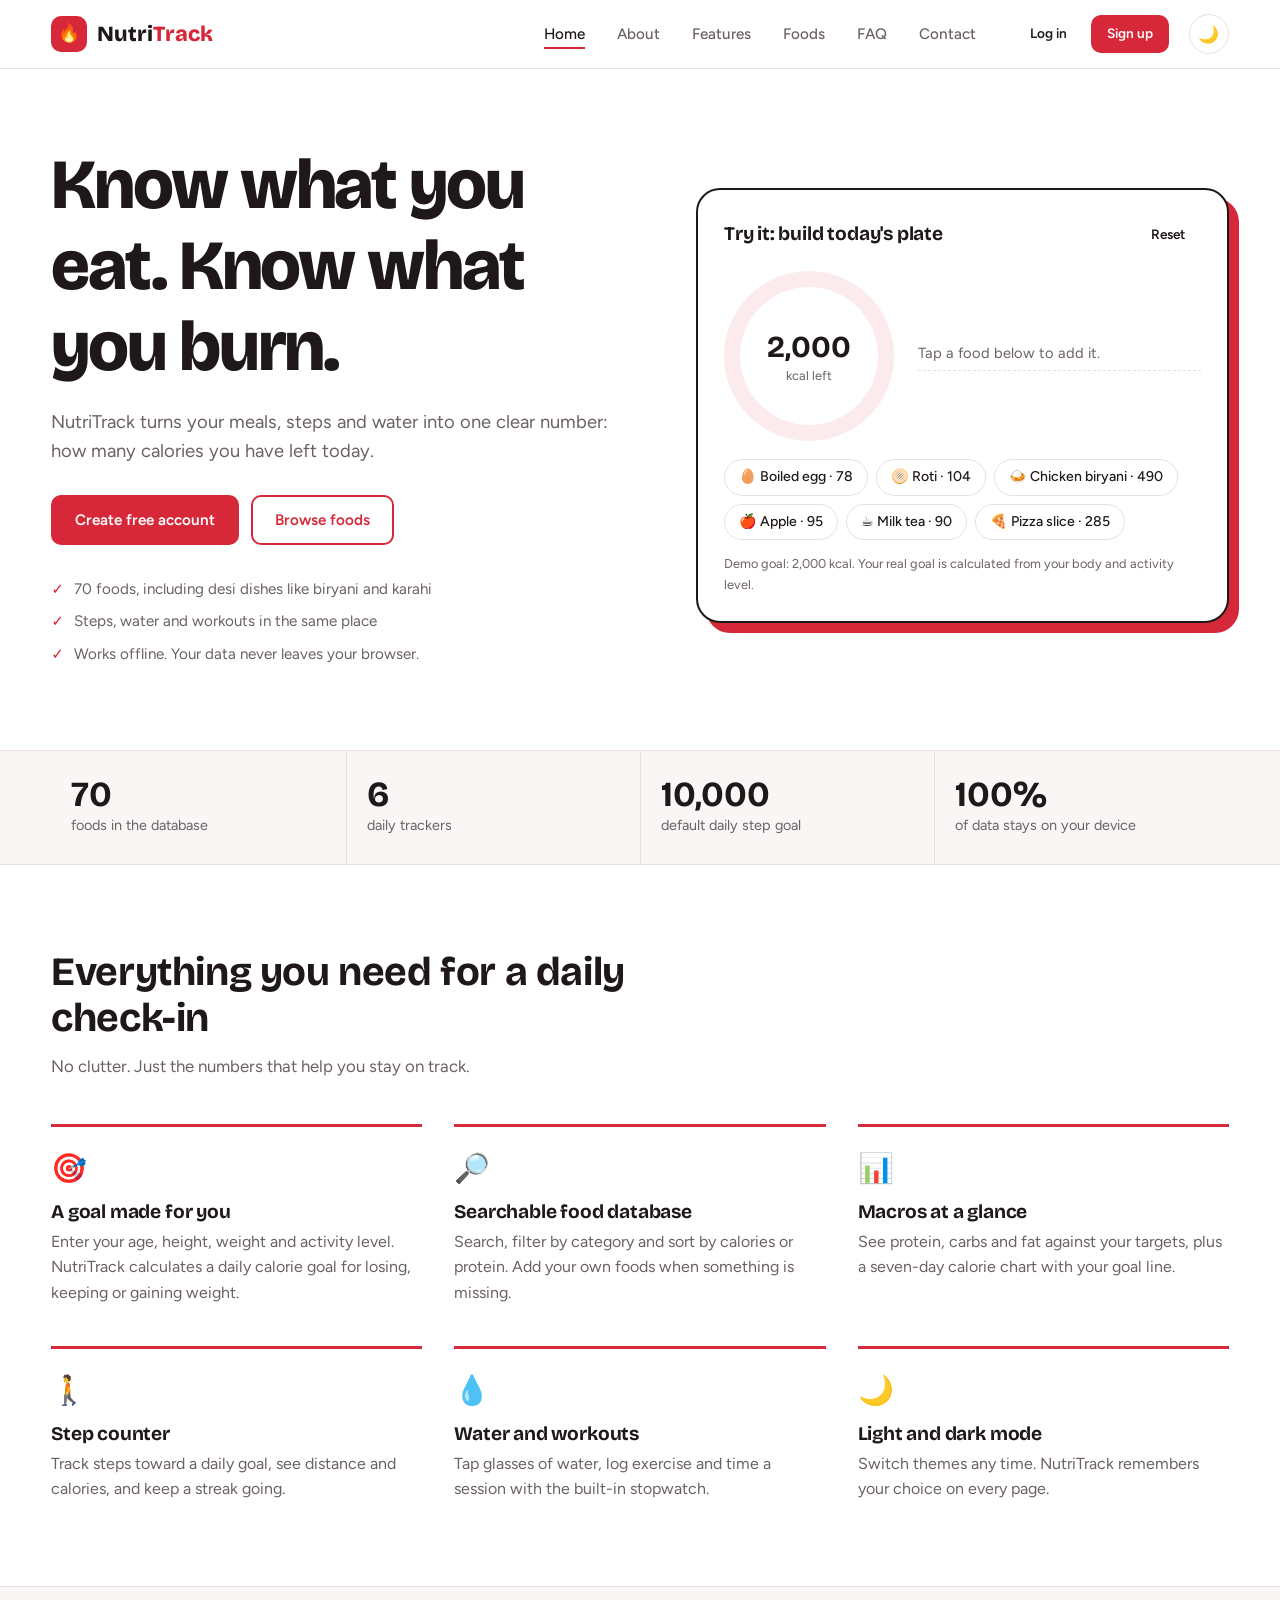
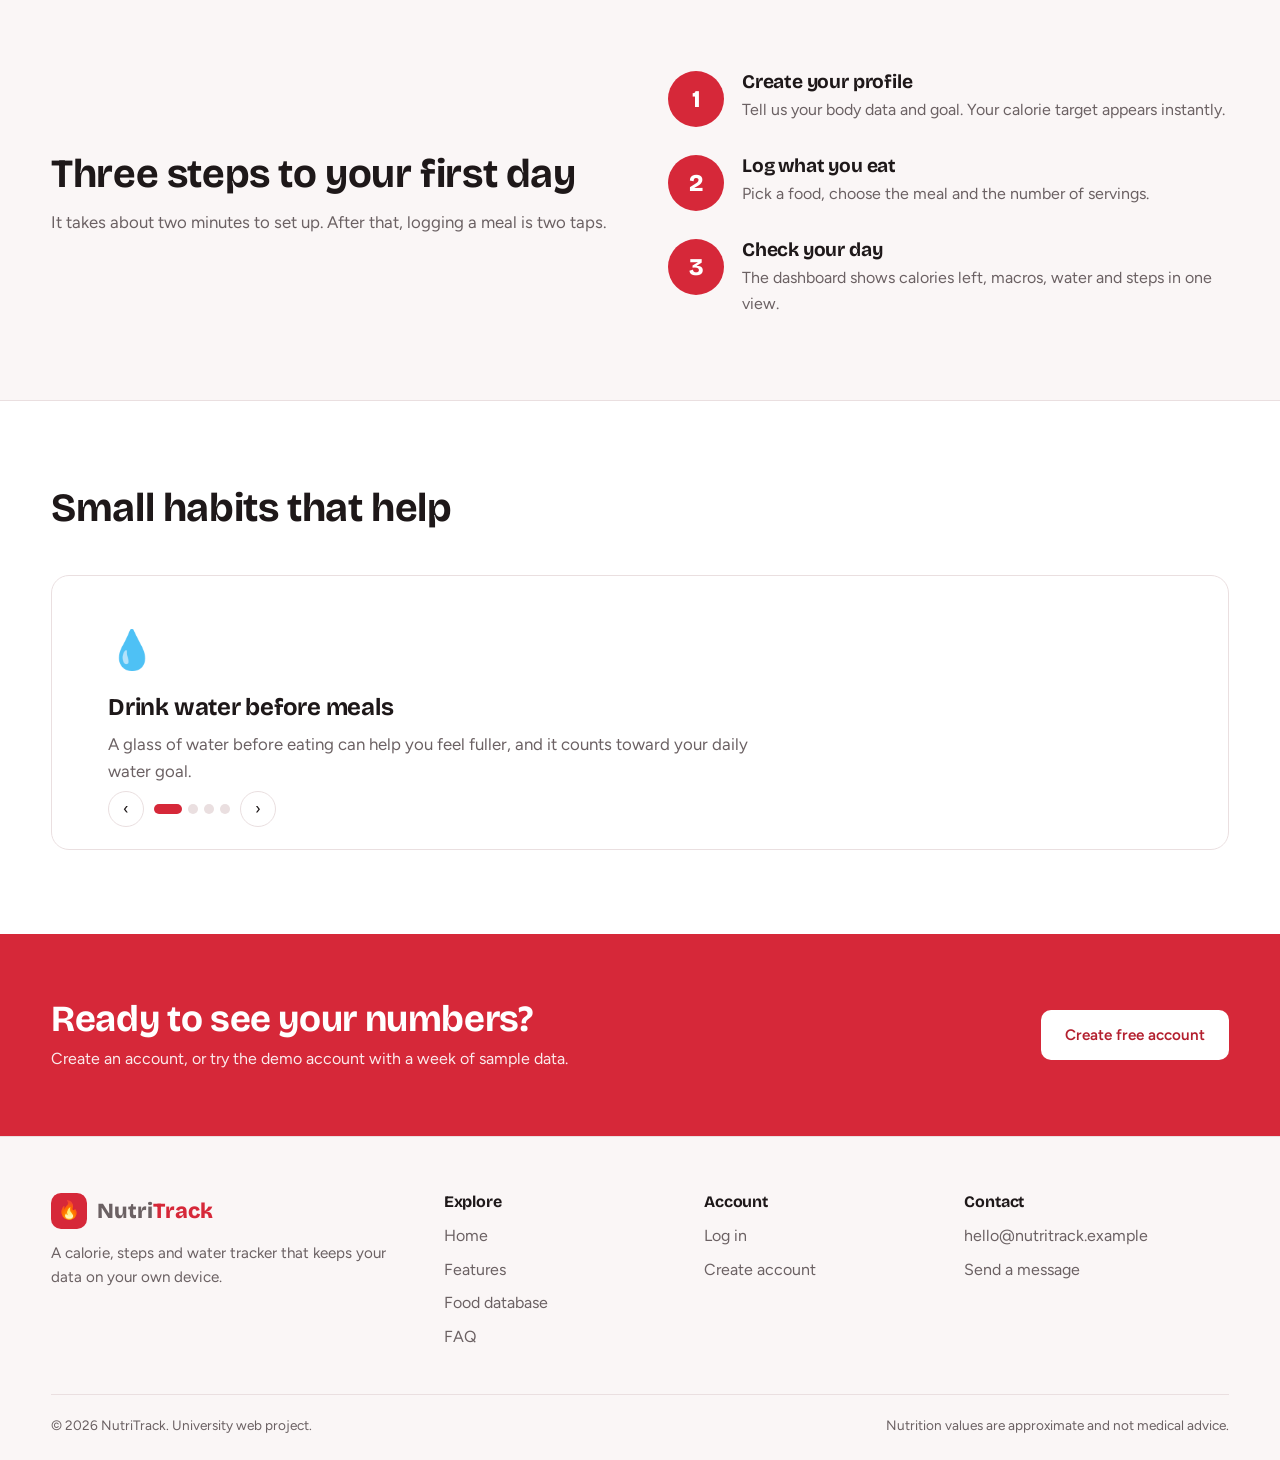
<file: index.html>
<!DOCTYPE html>
<html lang="en" data-theme="light">
<head>
  <meta charset="UTF-8">
  <meta name="viewport" content="width=device-width, initial-scale=1">
  <title>Calorie, steps and water tracker | NutriTrack</title>
  <meta name="description" content="NutriTrack turns your meals, steps and water into one clear number: calories left today.">
  <link rel="icon" href="assets/favicon.svg" type="image/svg+xml">
  <link rel="preconnect" href="https://fonts.googleapis.com">
  <link rel="preconnect" href="https://fonts.gstatic.com" crossorigin>
  <link href="https://fonts.googleapis.com/css2?family=Bricolage+Grotesque:opsz,wght@12..96,600;12..96,700;12..96,800&family=Figtree:wght@400;500;600;700&display=swap" rel="stylesheet">
  <link rel="stylesheet" href="css/style.css">
  <script>
    /* Apply the saved theme before the page paints (prevents a light flash) */
    (function () {
      try {
        var t = localStorage.getItem('nt_theme');
        if (!t) t = window.matchMedia('(prefers-color-scheme: dark)').matches ? 'dark' : 'light';
        document.documentElement.setAttribute('data-theme', t);
      } catch (e) {}
    })();
  </script>
</head>
<body data-page="index" data-depth="0">
  <a class="skip-link" href="#main">Skip to content</a>

  <header class="site-header">
    <nav class="navbar container" aria-label="Main navigation">
      <a class="brand" href="index.html" aria-label="NutriTrack home">
        <span class="brand-logo" aria-hidden="true">🔥</span><span>Nutri<b>Track</b></span>
      </a>
      <div class="nav-menu" id="navMenu">
        <ul class="nav-links"><li data-auth="guest"><a href="index.html" data-page="index">Home</a></li><li data-auth="guest"><a href="pages/about.html" data-page="about">About</a></li><li data-auth="guest"><a href="pages/services.html" data-page="services">Features</a></li><li data-auth="guest"><a href="pages/foods.html" data-page="foods">Foods</a></li><li data-auth="guest"><a href="pages/faq.html" data-page="faq">FAQ</a></li><li data-auth="guest"><a href="pages/contact.html" data-page="contact">Contact</a></li><li data-auth="user"><a href="pages/dashboard.html" data-page="dashboard">Dashboard</a></li><li data-auth="user"><a href="pages/foods.html" data-page="foods">Foods</a></li><li data-auth="user"><a href="pages/diary.html" data-page="diary">Diary</a></li><li data-auth="user"><a href="pages/activity.html" data-page="activity">Activity</a></li><li data-auth="user"><a href="pages/profile.html" data-page="profile">Profile</a></li></ul>
        <div class="nav-actions">
          <a class="btn btn-ghost btn-sm" data-auth="guest" href="pages/login.html">Log in</a>
          <a class="btn btn-primary btn-sm" data-auth="guest" href="pages/register.html">Sign up</a>
          <button class="btn btn-outline btn-sm" id="logoutBtn" data-auth="user" type="button">Log out</button>
        </div>
      </div>
      <div class="nav-right">
        <button class="icon-btn" id="themeToggle" type="button" aria-label="Switch to dark mode">🌙</button>
        <button class="nav-toggle" type="button" aria-label="Open menu" aria-controls="navMenu" aria-expanded="false"><span></span><span></span><span></span></button>
      </div>
    </nav>
  </header>

  <main id="main">

    <section class="hero" aria-labelledby="heroTitle">
      <div class="container hero-grid">
        <div class="hero-copy">
          <h1 id="heroTitle">Know what you eat. Know what you burn.</h1>
          <p class="lead">NutriTrack turns your meals, steps and water into one clear number: how many calories you have left today.</p>
          <div class="hero-cta">
            <a class="btn btn-primary" data-auth="guest" href="pages/register.html">Create free account</a>
            <a class="btn btn-primary" data-auth="user" href="pages/dashboard.html">Open dashboard</a>
            <a class="btn btn-outline" href="pages/foods.html">Browse foods</a>
          </div>
          <ul class="hero-points">
            <li>70 foods, including desi dishes like biryani and karahi</li>
            <li>Steps, water and workouts in the same place</li>
            <li>Works offline. Your data never leaves your browser.</li>
          </ul>
        </div>

        <div class="plate" aria-labelledby="demoTitle">
          <div class="plate-head">
            <h2 id="demoTitle">Try it: build today's plate</h2>
            <button id="demoReset" class="btn btn-ghost btn-sm" type="button">Reset</button>
          </div>
          <div class="plate-body">
            <div class="ring" id="demoRing" style="--size:170px">
              <div class="ring-inner"><strong id="demoLeft">2,000</strong><span id="demoLabel">kcal left</span></div>
            </div>
            <ul class="plate-log" id="demoLog" aria-live="polite"></ul>
          </div>
          <div class="chips" id="demoChips" aria-label="Foods to add"></div>
          <p class="plate-note">Demo goal: 2,000 kcal. Your real goal is calculated from your body and activity level.</p>
        </div>
      </div>
    </section>

    <section class="counters" aria-label="NutriTrack at a glance">
      <div class="container counters-grid">
        <div class="counter"><strong data-count="70" data-count-foods data-suffix="">0</strong><span>foods in the database</span></div>
        <div class="counter"><strong data-count="6">0</strong><span>daily trackers</span></div>
        <div class="counter"><strong data-count="10000">0</strong><span>default daily step goal</span></div>
        <div class="counter"><strong data-count="100" data-suffix="%">0</strong><span>of data stays on your device</span></div>
      </div>
    </section>

    <section class="section" aria-labelledby="featTitle">
      <div class="container">
        <div class="section-head reveal">
          <h2 id="featTitle">Everything you need for a daily check-in</h2>
          <p>No clutter. Just the numbers that help you stay on track.</p>
        </div>
        <div class="feature-list">
          <article class="feature reveal"><span class="ico" aria-hidden="true">🎯</span><h3>A goal made for you</h3><p>Enter your age, height, weight and activity level. NutriTrack calculates a daily calorie goal for losing, keeping or gaining weight.</p></article>
          <article class="feature reveal"><span class="ico" aria-hidden="true">🔎</span><h3>Searchable food database</h3><p>Search, filter by category and sort by calories or protein. Add your own foods when something is missing.</p></article>
          <article class="feature reveal"><span class="ico" aria-hidden="true">📊</span><h3>Macros at a glance</h3><p>See protein, carbs and fat against your targets, plus a seven-day calorie chart with your goal line.</p></article>
          <article class="feature reveal"><span class="ico" aria-hidden="true">🚶</span><h3>Step counter</h3><p>Track steps toward a daily goal, see distance and calories, and keep a streak going.</p></article>
          <article class="feature reveal"><span class="ico" aria-hidden="true">💧</span><h3>Water and workouts</h3><p>Tap glasses of water, log exercise and time a session with the built-in stopwatch.</p></article>
          <article class="feature reveal"><span class="ico" aria-hidden="true">🌙</span><h3>Light and dark mode</h3><p>Switch themes any time. NutriTrack remembers your choice on every page.</p></article>
        </div>
      </div>
    </section>

    <section class="section section-alt" aria-labelledby="howTitle">
      <div class="container split">
        <div class="section-head" style="margin-bottom:0">
          <h2 id="howTitle">Three steps to your first day</h2>
          <p>It takes about two minutes to set up. After that, logging a meal is two taps.</p>
        </div>
        <ol class="steps">
          <li><div><h3>Create your profile</h3><p>Tell us your body data and goal. Your calorie target appears instantly.</p></div></li>
          <li><div><h3>Log what you eat</h3><p>Pick a food, choose the meal and the number of servings.</p></div></li>
          <li><div><h3>Check your day</h3><p>The dashboard shows calories left, macros, water and steps in one view.</p></div></li>
        </ol>
      </div>
    </section>

    <section class="section" aria-labelledby="tipsTitle">
      <div class="container">
        <div class="section-head"><h2 id="tipsTitle">Small habits that help</h2></div>
        <div class="slider" id="tipSlider" aria-roledescription="carousel" aria-label="Healthy habit tips">
          <div class="slides">
            <article class="slide"><span class="tip-emoji" aria-hidden="true">💧</span><h3>Drink water before meals</h3><p>A glass of water before eating can help you feel fuller, and it counts toward your daily water goal.</p></article>
            <article class="slide"><span class="tip-emoji" aria-hidden="true">🥚</span><h3>Start the day with protein</h3><p>Eggs, yogurt or daal at breakfast tend to keep you satisfied longer than sugary options.</p></article>
            <article class="slide"><span class="tip-emoji" aria-hidden="true">🚶</span><h3>Walk after you eat</h3><p>A ten-minute walk after a meal is an easy way to add steps without planning a workout.</p></article>
            <article class="slide"><span class="tip-emoji" aria-hidden="true">🍽️</span><h3>Check the serving size</h3><p>Calories are listed per serving. Two servings means double the calories, so adjust the quantity when you log.</p></article>
          </div>
          <div class="slider-controls">
            <button class="slider-btn slider-prev" type="button" aria-label="Previous tip">‹</button>
            <div class="slider-dots row" style="gap:6px"></div>
            <button class="slider-btn slider-next" type="button" aria-label="Next tip">›</button>
          </div>
        </div>
      </div>
    </section>

    <section class="cta-band" aria-labelledby="ctaTitle">
      <div class="container row-between">
        <div><h2 id="ctaTitle">Ready to see your numbers?</h2><p>Create an account, or try the demo account with a week of sample data.</p></div>
        <div class="row">
          <a class="btn btn-white" data-auth="guest" href="pages/register.html">Create free account</a>
          <a class="btn btn-white" data-auth="user" href="pages/dashboard.html">Go to dashboard</a>
        </div>
      </div>
    </section>

  </main>

  <footer class="site-footer">
    <div class="container">
      <div class="footer-grid">
        <div>
          <a class="brand" href="index.html"><span class="brand-logo" aria-hidden="true">🔥</span><span>Nutri<b>Track</b></span></a>
          <p>A calorie, steps and water tracker that keeps your data on your own device.</p>
        </div>
        <nav aria-label="Explore">
          <h4>Explore</h4>
          <ul>
            <li><a href="index.html">Home</a></li>
            <li><a href="pages/services.html">Features</a></li>
            <li><a href="pages/foods.html">Food database</a></li>
            <li><a href="pages/faq.html">FAQ</a></li>
          </ul>
        </nav>
        <nav aria-label="Account">
          <h4>Account</h4>
          <ul>
            <li data-auth="guest"><a href="pages/login.html">Log in</a></li>
            <li data-auth="guest"><a href="pages/register.html">Create account</a></li>
            <li data-auth="user"><a href="pages/dashboard.html">Dashboard</a></li>
            <li data-auth="user"><a href="pages/diary.html">Diary</a></li>
            <li data-auth="user"><a href="pages/profile.html">Profile</a></li>
          </ul>
        </nav>
        <div>
          <h4>Contact</h4>
          <ul>
            <li><a href="mailto:hello@nutritrack.example">hello@nutritrack.example</a></li>
            <li><a href="pages/contact.html">Send a message</a></li>
          </ul>
        </div>
      </div>
      <div class="footer-bottom">
        <span>&copy; <span id="year">2026</span> NutriTrack. University web project.</span>
        <span>Nutrition values are approximate and not medical advice.</span>
      </div>
    </div>
  </footer>

  <button class="scroll-top" id="scrollTop" type="button" aria-label="Scroll to top">↑</button>

<script src="js/data.js"></script>
<script src="js/storage.js"></script>
<script src="js/calc.js"></script>
<script src="js/app.js"></script>
<script src="js/home.js"></script>
</body>
</html>
</file>
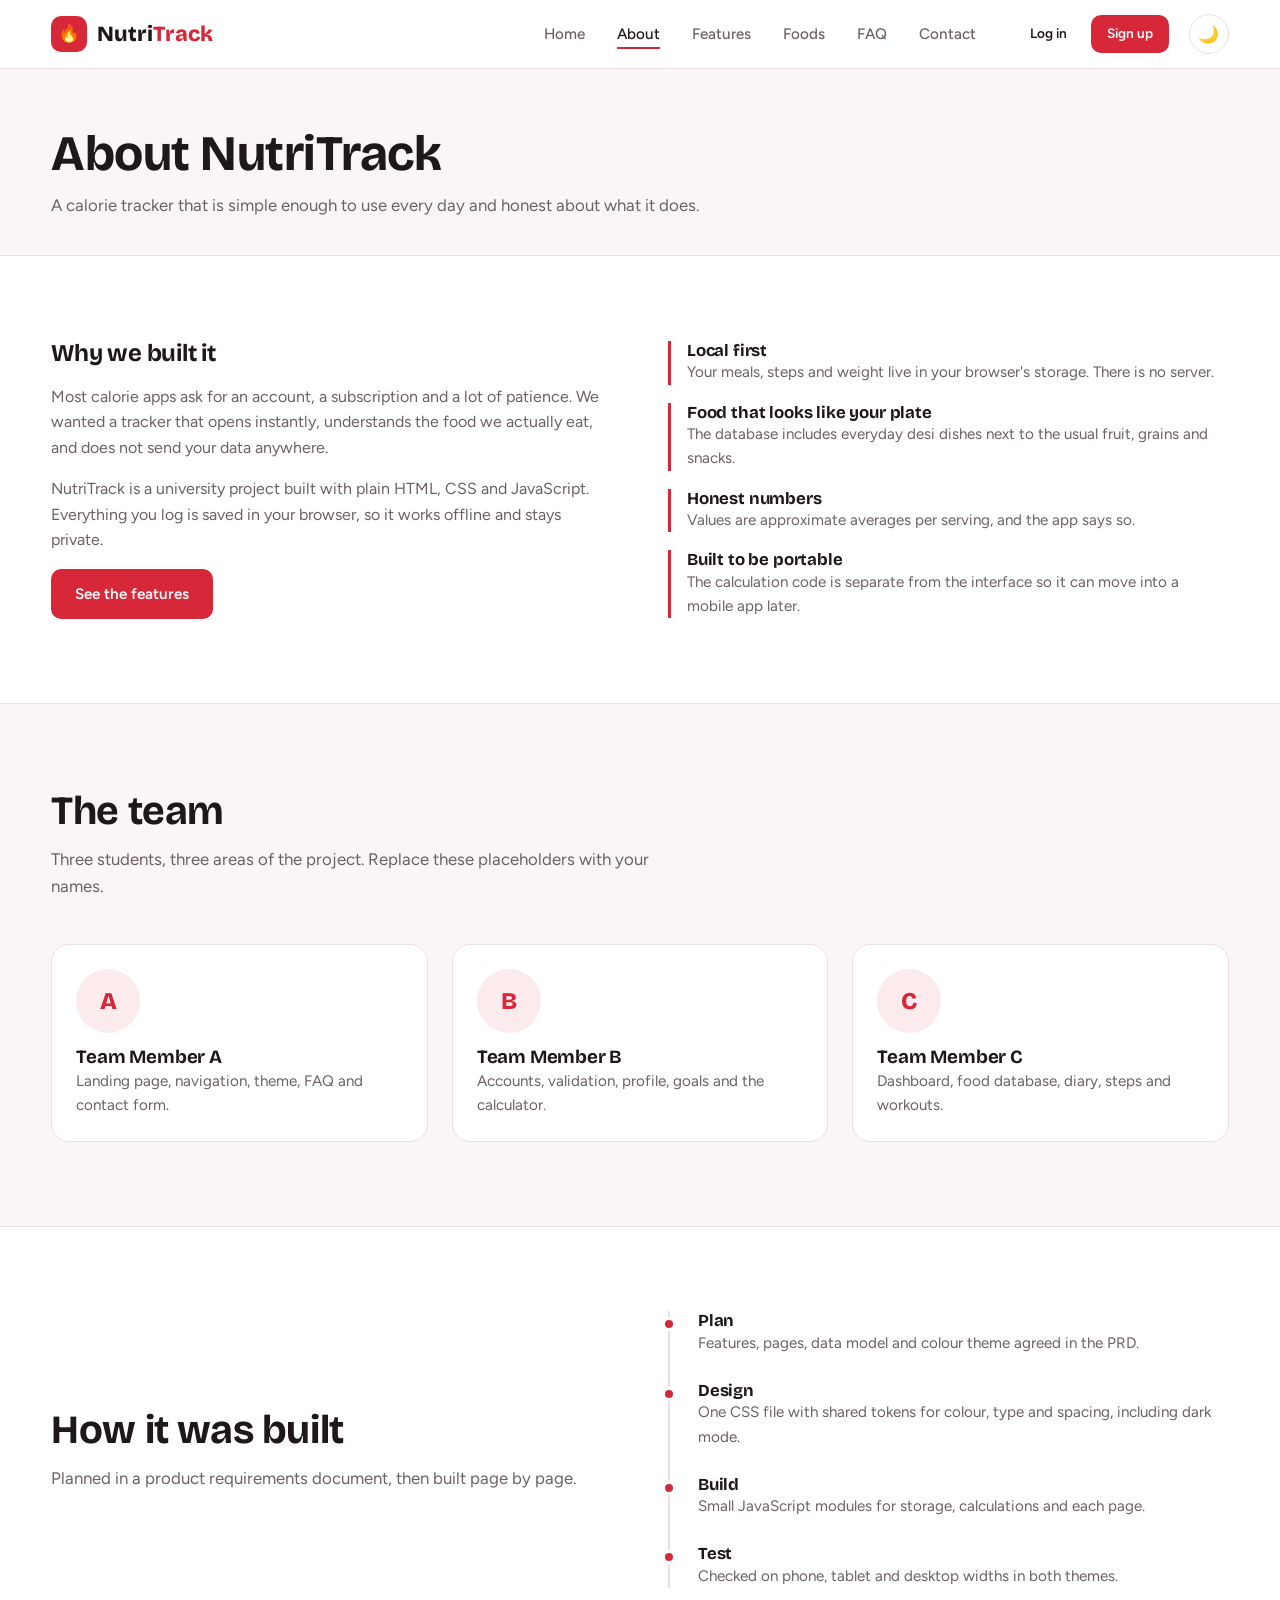
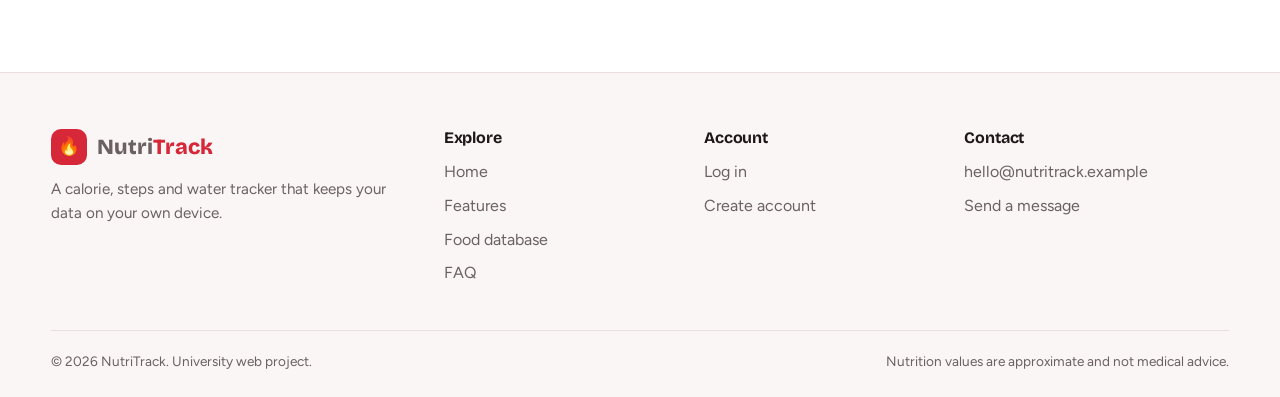
<file: pages/about.html>
<!DOCTYPE html>
<html lang="en" data-theme="light">
<head>
  <meta charset="UTF-8">
  <meta name="viewport" content="width=device-width, initial-scale=1">
  <title>About | NutriTrack</title>
  <meta name="description" content="The idea behind NutriTrack and the team that built it.">
  <link rel="icon" href="../assets/favicon.svg" type="image/svg+xml">
  <link rel="preconnect" href="https://fonts.googleapis.com">
  <link rel="preconnect" href="https://fonts.gstatic.com" crossorigin>
  <link href="https://fonts.googleapis.com/css2?family=Bricolage+Grotesque:opsz,wght@12..96,600;12..96,700;12..96,800&family=Figtree:wght@400;500;600;700&display=swap" rel="stylesheet">
  <link rel="stylesheet" href="../css/style.css">
  <script>
    /* Apply the saved theme before the page paints (prevents a light flash) */
    (function () {
      try {
        var t = localStorage.getItem('nt_theme');
        if (!t) t = window.matchMedia('(prefers-color-scheme: dark)').matches ? 'dark' : 'light';
        document.documentElement.setAttribute('data-theme', t);
      } catch (e) {}
    })();
  </script>
</head>
<body data-page="about" data-depth="1">
  <a class="skip-link" href="#main">Skip to content</a>

  <header class="site-header">
    <nav class="navbar container" aria-label="Main navigation">
      <a class="brand" href="../index.html" aria-label="NutriTrack home">
        <span class="brand-logo" aria-hidden="true">🔥</span><span>Nutri<b>Track</b></span>
      </a>
      <div class="nav-menu" id="navMenu">
        <ul class="nav-links"><li data-auth="guest"><a href="../index.html" data-page="index">Home</a></li><li data-auth="guest"><a href="about.html" data-page="about">About</a></li><li data-auth="guest"><a href="services.html" data-page="services">Features</a></li><li data-auth="guest"><a href="foods.html" data-page="foods">Foods</a></li><li data-auth="guest"><a href="faq.html" data-page="faq">FAQ</a></li><li data-auth="guest"><a href="contact.html" data-page="contact">Contact</a></li><li data-auth="user"><a href="dashboard.html" data-page="dashboard">Dashboard</a></li><li data-auth="user"><a href="foods.html" data-page="foods">Foods</a></li><li data-auth="user"><a href="diary.html" data-page="diary">Diary</a></li><li data-auth="user"><a href="activity.html" data-page="activity">Activity</a></li><li data-auth="user"><a href="profile.html" data-page="profile">Profile</a></li></ul>
        <div class="nav-actions">
          <a class="btn btn-ghost btn-sm" data-auth="guest" href="login.html">Log in</a>
          <a class="btn btn-primary btn-sm" data-auth="guest" href="register.html">Sign up</a>
          <button class="btn btn-outline btn-sm" id="logoutBtn" data-auth="user" type="button">Log out</button>
        </div>
      </div>
      <div class="nav-right">
        <button class="icon-btn" id="themeToggle" type="button" aria-label="Switch to dark mode">🌙</button>
        <button class="nav-toggle" type="button" aria-label="Open menu" aria-controls="navMenu" aria-expanded="false"><span></span><span></span><span></span></button>
      </div>
    </nav>
  </header>

  <main id="main">

    <section class="page-head"><div class="container">
      <h1>About NutriTrack</h1>
      <p>A calorie tracker that is simple enough to use every day and honest about what it does.</p>
    </div></section>

    <section class="section">
      <div class="container split">
        <div class="stack">
          <h2>Why we built it</h2>
          <p class="muted">Most calorie apps ask for an account, a subscription and a lot of patience. We wanted a tracker that opens instantly, understands the food we actually eat, and does not send your data anywhere.</p>
          <p class="muted">NutriTrack is a university project built with plain HTML, CSS and JavaScript. Everything you log is saved in your browser, so it works offline and stays private.</p>
          <a class="btn btn-primary" href="services.html">See the features</a>
        </div>
        <ul class="value-list">
          <li><h3>Local first</h3><p>Your meals, steps and weight live in your browser's storage. There is no server.</p></li>
          <li><h3>Food that looks like your plate</h3><p>The database includes everyday desi dishes next to the usual fruit, grains and snacks.</p></li>
          <li><h3>Honest numbers</h3><p>Values are approximate averages per serving, and the app says so.</p></li>
          <li><h3>Built to be portable</h3><p>The calculation code is separate from the interface so it can move into a mobile app later.</p></li>
        </ul>
      </div>
    </section>

    <section class="section section-alt">
      <div class="container">
        <div class="section-head"><h2>The team</h2><p>Three students, three areas of the project. Replace these placeholders with your names.</p></div>
        <div class="team">
          <article class="member"><div class="avatar" aria-hidden="true">A</div><h3>Team Member A</h3><p>Landing page, navigation, theme, FAQ and contact form.</p></article>
          <article class="member"><div class="avatar" aria-hidden="true">B</div><h3>Team Member B</h3><p>Accounts, validation, profile, goals and the calculator.</p></article>
          <article class="member"><div class="avatar" aria-hidden="true">C</div><h3>Team Member C</h3><p>Dashboard, food database, diary, steps and workouts.</p></article>
        </div>
      </div>
    </section>

    <section class="section">
      <div class="container split">
        <div class="section-head" style="margin-bottom:0"><h2>How it was built</h2><p>Planned in a product requirements document, then built page by page.</p></div>
        <ol class="timeline">
          <li><h3>Plan</h3><p>Features, pages, data model and colour theme agreed in the PRD.</p></li>
          <li><h3>Design</h3><p>One CSS file with shared tokens for colour, type and spacing, including dark mode.</p></li>
          <li><h3>Build</h3><p>Small JavaScript modules for storage, calculations and each page.</p></li>
          <li><h3>Test</h3><p>Checked on phone, tablet and desktop widths in both themes.</p></li>
        </ol>
      </div>
    </section>

  </main>

  <footer class="site-footer">
    <div class="container">
      <div class="footer-grid">
        <div>
          <a class="brand" href="../index.html"><span class="brand-logo" aria-hidden="true">🔥</span><span>Nutri<b>Track</b></span></a>
          <p>A calorie, steps and water tracker that keeps your data on your own device.</p>
        </div>
        <nav aria-label="Explore">
          <h4>Explore</h4>
          <ul>
            <li><a href="../index.html">Home</a></li>
            <li><a href="services.html">Features</a></li>
            <li><a href="foods.html">Food database</a></li>
            <li><a href="faq.html">FAQ</a></li>
          </ul>
        </nav>
        <nav aria-label="Account">
          <h4>Account</h4>
          <ul>
            <li data-auth="guest"><a href="login.html">Log in</a></li>
            <li data-auth="guest"><a href="register.html">Create account</a></li>
            <li data-auth="user"><a href="dashboard.html">Dashboard</a></li>
            <li data-auth="user"><a href="diary.html">Diary</a></li>
            <li data-auth="user"><a href="profile.html">Profile</a></li>
          </ul>
        </nav>
        <div>
          <h4>Contact</h4>
          <ul>
            <li><a href="mailto:hello@nutritrack.example">hello@nutritrack.example</a></li>
            <li><a href="contact.html">Send a message</a></li>
          </ul>
        </div>
      </div>
      <div class="footer-bottom">
        <span>&copy; <span id="year">2026</span> NutriTrack. University web project.</span>
        <span>Nutrition values are approximate and not medical advice.</span>
      </div>
    </div>
  </footer>

  <button class="scroll-top" id="scrollTop" type="button" aria-label="Scroll to top">↑</button>

<script src="../js/data.js"></script>
<script src="../js/storage.js"></script>
<script src="../js/calc.js"></script>
<script src="../js/app.js"></script>
</body>
</html>
</file>
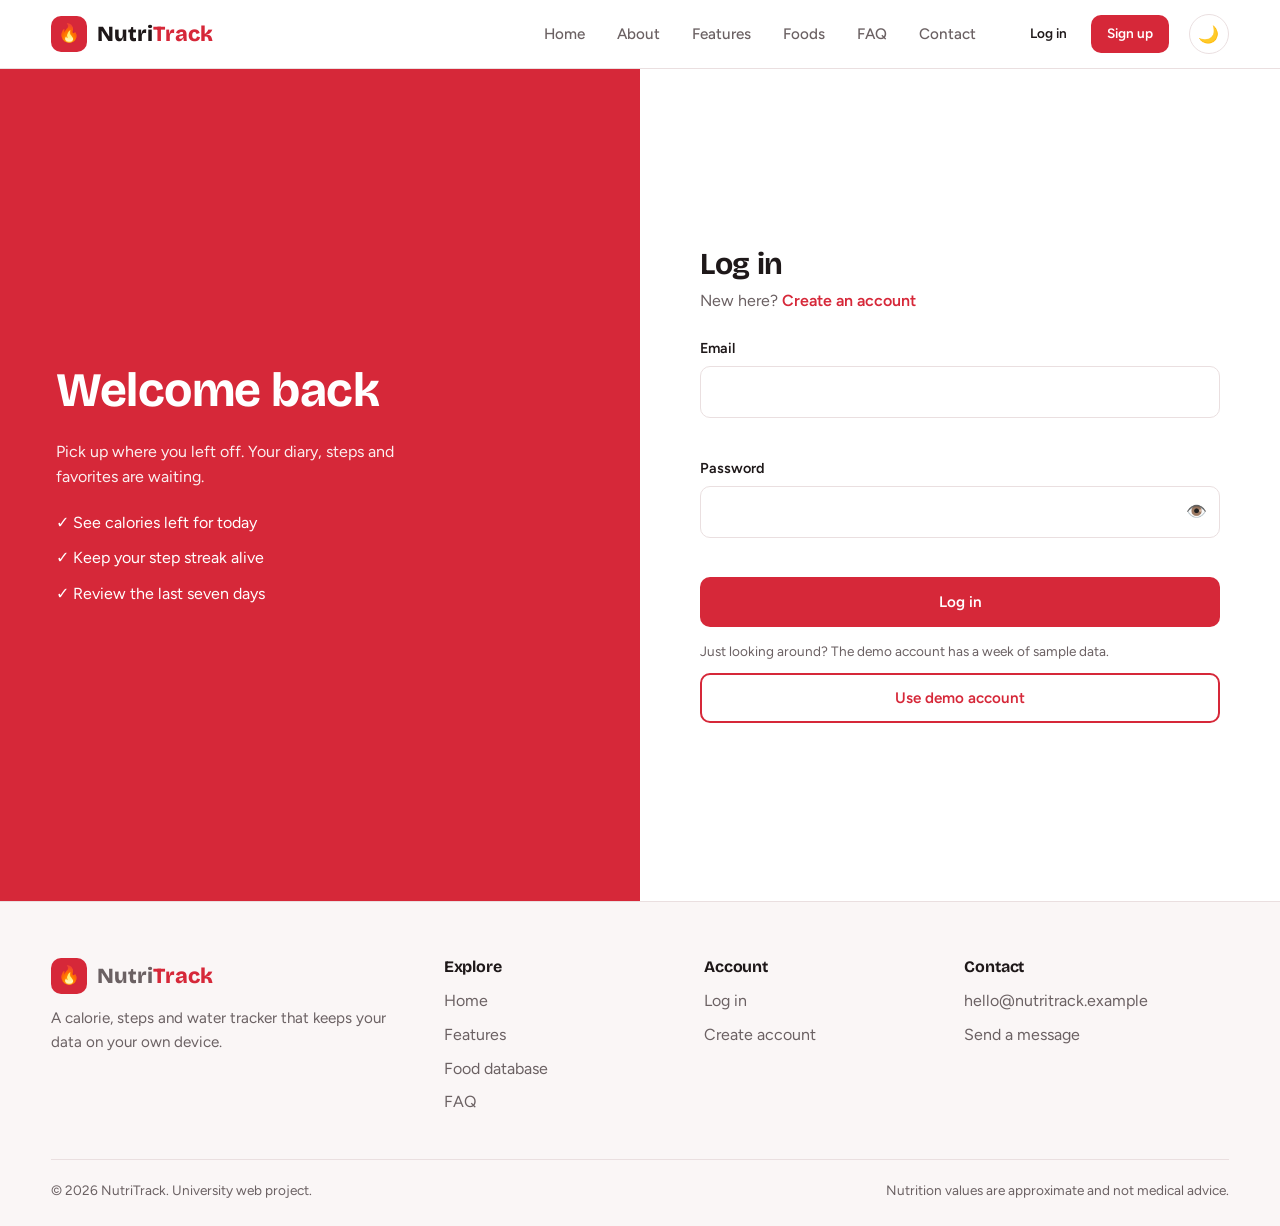
<file: pages/activity.html>
<!DOCTYPE html>
<html lang="en" data-theme="light">
<head>
  <meta charset="UTF-8">
  <meta name="viewport" content="width=device-width, initial-scale=1">
  <title>Activity | NutriTrack</title>
  <meta name="description" content="Track steps, log workouts and time a session.">
  <link rel="icon" href="../assets/favicon.svg" type="image/svg+xml">
  <link rel="preconnect" href="https://fonts.googleapis.com">
  <link rel="preconnect" href="https://fonts.gstatic.com" crossorigin>
  <link href="https://fonts.googleapis.com/css2?family=Bricolage+Grotesque:opsz,wght@12..96,600;12..96,700;12..96,800&family=Figtree:wght@400;500;600;700&display=swap" rel="stylesheet">
  <link rel="stylesheet" href="../css/style.css">
  <script>
    /* Apply the saved theme before the page paints (prevents a light flash) */
    (function () {
      try {
        var t = localStorage.getItem('nt_theme');
        if (!t) t = window.matchMedia('(prefers-color-scheme: dark)').matches ? 'dark' : 'light';
        document.documentElement.setAttribute('data-theme', t);
      } catch (e) {}
    })();
  </script>
</head>
<body data-page="activity" data-depth="1" data-protected="true">
  <a class="skip-link" href="#main">Skip to content</a>

  <header class="site-header">
    <nav class="navbar container" aria-label="Main navigation">
      <a class="brand" href="../index.html" aria-label="NutriTrack home">
        <span class="brand-logo" aria-hidden="true">🔥</span><span>Nutri<b>Track</b></span>
      </a>
      <div class="nav-menu" id="navMenu">
        <ul class="nav-links"><li data-auth="guest"><a href="../index.html" data-page="index">Home</a></li><li data-auth="guest"><a href="about.html" data-page="about">About</a></li><li data-auth="guest"><a href="services.html" data-page="services">Features</a></li><li data-auth="guest"><a href="foods.html" data-page="foods">Foods</a></li><li data-auth="guest"><a href="faq.html" data-page="faq">FAQ</a></li><li data-auth="guest"><a href="contact.html" data-page="contact">Contact</a></li><li data-auth="user"><a href="dashboard.html" data-page="dashboard">Dashboard</a></li><li data-auth="user"><a href="foods.html" data-page="foods">Foods</a></li><li data-auth="user"><a href="diary.html" data-page="diary">Diary</a></li><li data-auth="user"><a href="activity.html" data-page="activity">Activity</a></li><li data-auth="user"><a href="profile.html" data-page="profile">Profile</a></li></ul>
        <div class="nav-actions">
          <a class="btn btn-ghost btn-sm" data-auth="guest" href="login.html">Log in</a>
          <a class="btn btn-primary btn-sm" data-auth="guest" href="register.html">Sign up</a>
          <button class="btn btn-outline btn-sm" id="logoutBtn" data-auth="user" type="button">Log out</button>
        </div>
      </div>
      <div class="nav-right">
        <button class="icon-btn" id="themeToggle" type="button" aria-label="Switch to dark mode">🌙</button>
        <button class="nav-toggle" type="button" aria-label="Open menu" aria-controls="navMenu" aria-expanded="false"><span></span><span></span><span></span></button>
      </div>
    </nav>
  </header>

  <main id="main">

    <section class="page-head"><div class="container">
      <h1>Activity</h1>
      <p>Steps count toward your daily goal. Workouts add to calories burned on the dashboard.</p>
    </div></section>

    <div class="page-body"><div class="container">
      <div class="tabs" role="tablist" aria-label="Activity sections">
        <button class="tab active" type="button" role="tab" aria-selected="true" data-tab="tabSteps">Steps</button>
        <button class="tab" type="button" role="tab" aria-selected="false" data-tab="tabExercise">Workouts</button>
      </div>

      <div class="tab-panel active" id="tabSteps" role="tabpanel">
        <div class="dash-grid">
          <section class="panel" aria-labelledby="stTitle">
            <h3 id="stTitle">Today's steps</h3>
            <div class="calorie-panel">
              <div class="ring" id="stepRing" style="--size:170px"><div class="ring-inner"><strong id="stepCount">0</strong><span id="stepGoalText"></span></div></div>
              <div class="kpis">
                <div class="kpi"><span>Distance</span><b><span id="stepKm">0</span> km</b></div>
                <div class="kpi"><span>Calories</span><b><span id="stepKcal">0</span> kcal</b></div>
                <div class="kpi"><span>Goal streak</span><b><span id="stepStreak">0</span> days</b></div>
              </div>
            </div>
            <div class="row" style="margin-top:18px">
              <button class="btn btn-outline btn-sm" type="button" data-steps="500">+500</button>
              <button class="btn btn-outline btn-sm" type="button" data-steps="1000">+1,000</button>
              <button class="btn btn-outline btn-sm" type="button" data-steps="2000">+2,000</button>
              <button class="btn btn-ghost btn-sm" type="button" data-steps="-500">Undo 500</button>
            </div>
          </section>

          <section class="panel" aria-labelledby="setTitle">
            <h3 id="setTitle">Set today's total</h3>
            <form id="exactForm" novalidate>
              <div class="form-group"><label for="exactSteps">Steps from your phone or watch</label><input class="input" id="exactSteps" type="number" min="0" max="100000" placeholder="e.g. 7500"><span class="field-error"></span></div>
              <button class="btn btn-primary" type="submit">Save steps</button>
            </form>
            <hr style="border:0;border-top:1px solid var(--border);margin:22px 0">
            <h3>Live tracking (phones)</h3>
            <p class="muted small" style="margin-bottom:12px">Uses your phone's motion sensor to count steps while this page is open. It is less accurate than a fitness watch, so manual entry is the reliable option.</p>
            <button class="btn btn-outline" id="liveToggle" type="button">Start live tracking</button>
            <p class="small muted" id="liveStatus" style="margin-top:10px" aria-live="polite">Live tracking is off.</p>
          </section>

          <section class="panel span-all" aria-labelledby="stepChartTitle">
            <div class="panel-head"><h3 id="stepChartTitle">Steps, last 7 days</h3><span class="muted small">Green bars reached the goal</span></div>
            <div class="chart-area">
              <div class="chart" id="stepChart" role="img" aria-label="Bar chart of steps in the last seven days"></div>
              <div class="chart-line" id="stepGoalLine"><span>Goal</span></div>
            </div>
          </section>
        </div>
      </div>

      <div class="tab-panel" id="tabExercise" role="tabpanel">
        <div class="dash-grid">
          <section class="panel" aria-labelledby="exTitle">
            <h3 id="exTitle">Log a workout</h3>
            <form id="exerciseForm" novalidate>
              <div class="form-row">
                <div class="form-group"><label for="exType">Activity</label><select class="select" id="exType"></select></div>
                <div class="form-group"><label for="exMinutes">Minutes</label><input class="input" id="exMinutes" type="number" min="1" max="600" inputmode="numeric"><span class="field-error"></span></div>
              </div>
              <button class="btn btn-primary" type="submit">Log workout</button>
            </form>
          </section>

          <section class="panel" aria-labelledby="swTitle">
            <h3 id="swTitle">Workout timer</h3>
            <div class="stopwatch" id="stopwatch" role="timer" aria-live="off">00:00:00</div>
            <div class="row" style="justify-content:center">
              <button class="btn btn-primary" id="watchToggle" type="button">Start</button>
              <button class="btn btn-ghost" id="watchReset" type="button">Reset</button>
              <button class="btn btn-outline" id="watchLog" type="button">Log session</button>
            </div>
            <p class="muted small" style="text-align:center;margin-top:12px">"Log session" saves the time using the activity chosen in the form.</p>
          </section>

          <section class="panel span-all" aria-labelledby="exListTitle">
            <div class="panel-head"><h3 id="exListTitle">Today's workouts</h3><span class="muted small" id="exerciseTotal"></span></div>
            <ul class="entry-list" id="exerciseList"></ul>
          </section>
        </div>
      </div>
    </div></div>

  </main>

  <footer class="site-footer">
    <div class="container">
      <div class="footer-grid">
        <div>
          <a class="brand" href="../index.html"><span class="brand-logo" aria-hidden="true">🔥</span><span>Nutri<b>Track</b></span></a>
          <p>A calorie, steps and water tracker that keeps your data on your own device.</p>
        </div>
        <nav aria-label="Explore">
          <h4>Explore</h4>
          <ul>
            <li><a href="../index.html">Home</a></li>
            <li><a href="services.html">Features</a></li>
            <li><a href="foods.html">Food database</a></li>
            <li><a href="faq.html">FAQ</a></li>
          </ul>
        </nav>
        <nav aria-label="Account">
          <h4>Account</h4>
          <ul>
            <li data-auth="guest"><a href="login.html">Log in</a></li>
            <li data-auth="guest"><a href="register.html">Create account</a></li>
            <li data-auth="user"><a href="dashboard.html">Dashboard</a></li>
            <li data-auth="user"><a href="diary.html">Diary</a></li>
            <li data-auth="user"><a href="profile.html">Profile</a></li>
          </ul>
        </nav>
        <div>
          <h4>Contact</h4>
          <ul>
            <li><a href="mailto:hello@nutritrack.example">hello@nutritrack.example</a></li>
            <li><a href="contact.html">Send a message</a></li>
          </ul>
        </div>
      </div>
      <div class="footer-bottom">
        <span>&copy; <span id="year">2026</span> NutriTrack. University web project.</span>
        <span>Nutrition values are approximate and not medical advice.</span>
      </div>
    </div>
  </footer>

  <button class="scroll-top" id="scrollTop" type="button" aria-label="Scroll to top">↑</button>

<script src="../js/data.js"></script>
<script src="../js/storage.js"></script>
<script src="../js/calc.js"></script>
<script src="../js/app.js"></script>
<script src="../js/activity.js"></script>
</body>
</html>
</file>
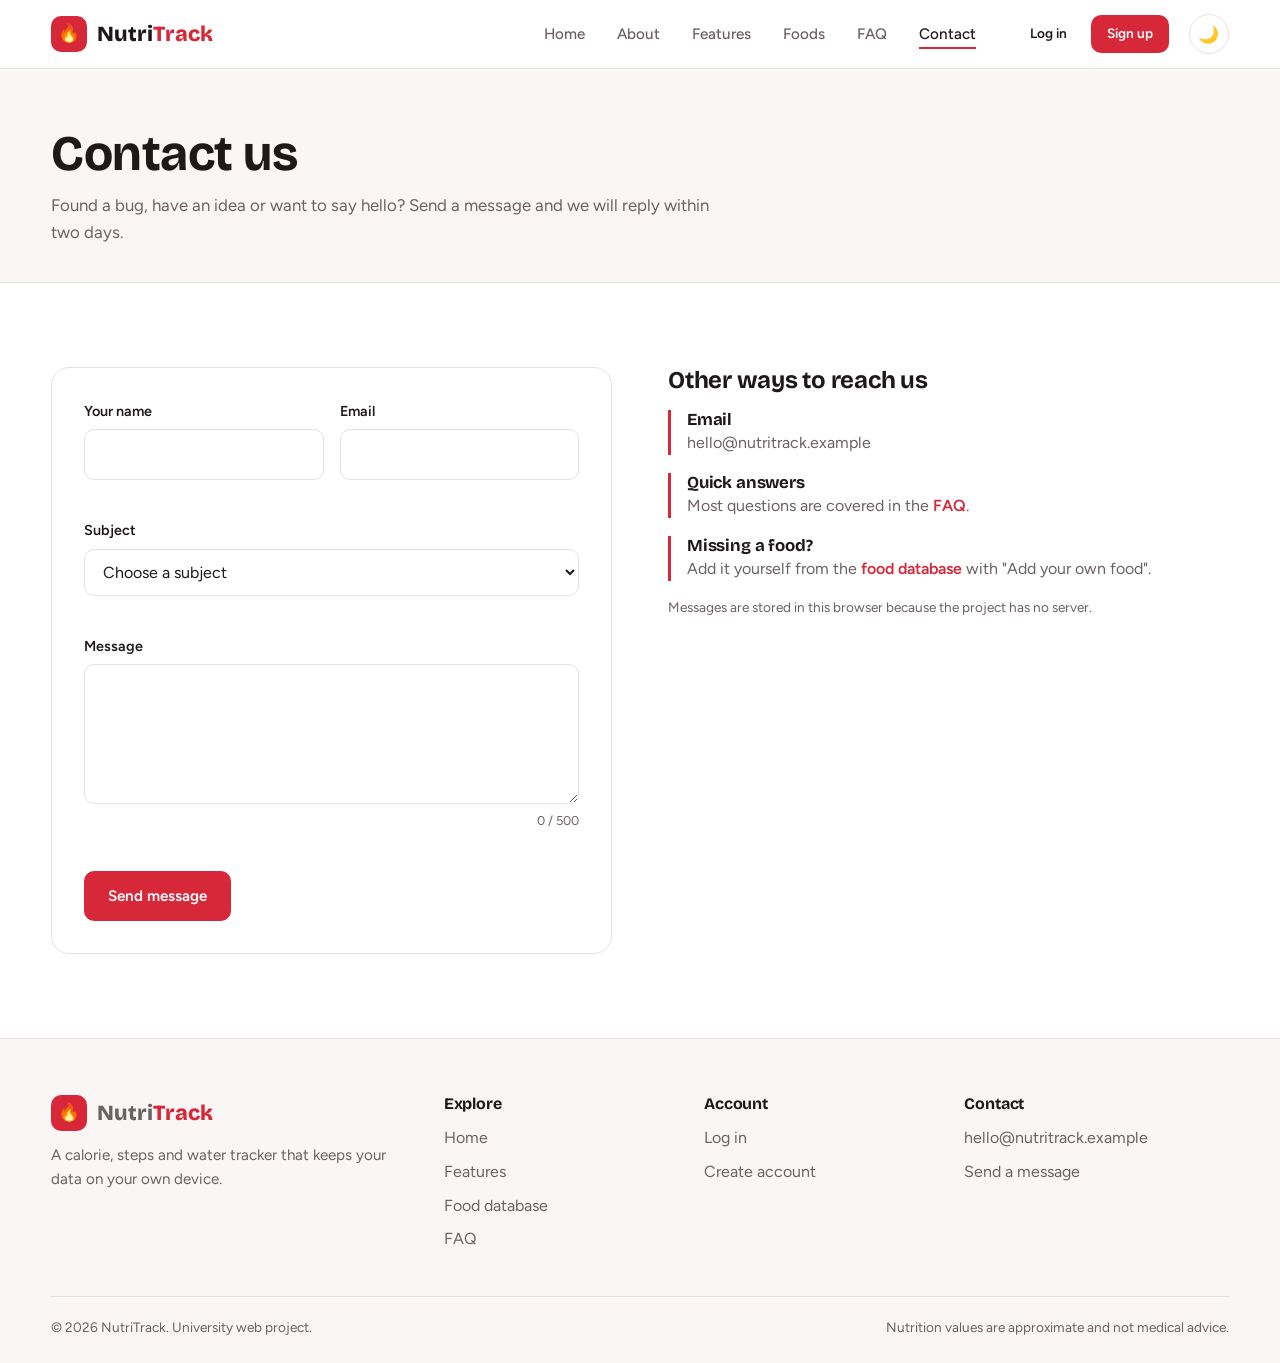
<file: pages/contact.html>
<!DOCTYPE html>
<html lang="en" data-theme="light">
<head>
  <meta charset="UTF-8">
  <meta name="viewport" content="width=device-width, initial-scale=1">
  <title>Contact | NutriTrack</title>
  <meta name="description" content="Send a question or feedback to the NutriTrack team.">
  <link rel="icon" href="../assets/favicon.svg" type="image/svg+xml">
  <link rel="preconnect" href="https://fonts.googleapis.com">
  <link rel="preconnect" href="https://fonts.gstatic.com" crossorigin>
  <link href="https://fonts.googleapis.com/css2?family=Bricolage+Grotesque:opsz,wght@12..96,600;12..96,700;12..96,800&family=Figtree:wght@400;500;600;700&display=swap" rel="stylesheet">
  <link rel="stylesheet" href="../css/style.css">
  <script>
    /* Apply the saved theme before the page paints (prevents a light flash) */
    (function () {
      try {
        var t = localStorage.getItem('nt_theme');
        if (!t) t = window.matchMedia('(prefers-color-scheme: dark)').matches ? 'dark' : 'light';
        document.documentElement.setAttribute('data-theme', t);
      } catch (e) {}
    })();
  </script>
</head>
<body data-page="contact" data-depth="1">
  <a class="skip-link" href="#main">Skip to content</a>

  <header class="site-header">
    <nav class="navbar container" aria-label="Main navigation">
      <a class="brand" href="../index.html" aria-label="NutriTrack home">
        <span class="brand-logo" aria-hidden="true">🔥</span><span>Nutri<b>Track</b></span>
      </a>
      <div class="nav-menu" id="navMenu">
        <ul class="nav-links"><li data-auth="guest"><a href="../index.html" data-page="index">Home</a></li><li data-auth="guest"><a href="about.html" data-page="about">About</a></li><li data-auth="guest"><a href="services.html" data-page="services">Features</a></li><li data-auth="guest"><a href="foods.html" data-page="foods">Foods</a></li><li data-auth="guest"><a href="faq.html" data-page="faq">FAQ</a></li><li data-auth="guest"><a href="contact.html" data-page="contact">Contact</a></li><li data-auth="user"><a href="dashboard.html" data-page="dashboard">Dashboard</a></li><li data-auth="user"><a href="foods.html" data-page="foods">Foods</a></li><li data-auth="user"><a href="diary.html" data-page="diary">Diary</a></li><li data-auth="user"><a href="activity.html" data-page="activity">Activity</a></li><li data-auth="user"><a href="profile.html" data-page="profile">Profile</a></li></ul>
        <div class="nav-actions">
          <a class="btn btn-ghost btn-sm" data-auth="guest" href="login.html">Log in</a>
          <a class="btn btn-primary btn-sm" data-auth="guest" href="register.html">Sign up</a>
          <button class="btn btn-outline btn-sm" id="logoutBtn" data-auth="user" type="button">Log out</button>
        </div>
      </div>
      <div class="nav-right">
        <button class="icon-btn" id="themeToggle" type="button" aria-label="Switch to dark mode">🌙</button>
        <button class="nav-toggle" type="button" aria-label="Open menu" aria-controls="navMenu" aria-expanded="false"><span></span><span></span><span></span></button>
      </div>
    </nav>
  </header>

  <main id="main">

    <section class="page-head"><div class="container">
      <h1>Contact us</h1>
      <p>Found a bug, have an idea or want to say hello? Send a message and we will reply within two days.</p>
    </div></section>

    <section class="section">
      <div class="container split" style="align-items:start">
        <form id="contactForm" class="form-card" novalidate>
          <div class="alert ok" id="contactSuccess" role="status" hidden style="margin-bottom:18px">Thank you. Your message was saved and the team will get back to you.</div>
          <div class="form-row">
            <div class="form-group"><label for="ctName">Your name</label><input class="input" id="ctName" name="name" type="text" autocomplete="name"><span class="field-error"></span></div>
            <div class="form-group"><label for="ctEmail">Email</label><input class="input" id="ctEmail" name="email" type="email" autocomplete="email"><span class="field-error"></span></div>
          </div>
          <div class="form-group"><label for="ctSubject">Subject</label>
            <select class="select" id="ctSubject" name="subject">
              <option value="">Choose a subject</option><option>Question about my goal</option><option>Report a bug</option><option>Suggest a food</option><option>Feedback</option><option>Something else</option>
            </select><span class="field-error"></span></div>
          <div class="form-group"><label for="ctMessage">Message</label>
            <textarea class="textarea" id="ctMessage" name="message" maxlength="500" data-counter="#msgCount"></textarea>
            <div class="char-count" id="msgCount" aria-live="polite">0 / 500</div><span class="field-error"></span></div>
          <button class="btn btn-primary" type="submit">Send message</button>
        </form>

        <div class="stack">
          <h2>Other ways to reach us</h2>
          <ul class="contact-list">
            <li><h3>Email</h3><p>hello@nutritrack.example</p></li>
            <li><h3>Quick answers</h3><p>Most questions are covered in the <a class="link" href="faq.html">FAQ</a>.</p></li>
            <li><h3>Missing a food?</h3><p>Add it yourself from the <a class="link" href="foods.html">food database</a> with "Add your own food".</p></li>
          </ul>
          <p class="muted small">Messages are stored in this browser because the project has no server.</p>
        </div>
      </div>
    </section>

  </main>

  <footer class="site-footer">
    <div class="container">
      <div class="footer-grid">
        <div>
          <a class="brand" href="../index.html"><span class="brand-logo" aria-hidden="true">🔥</span><span>Nutri<b>Track</b></span></a>
          <p>A calorie, steps and water tracker that keeps your data on your own device.</p>
        </div>
        <nav aria-label="Explore">
          <h4>Explore</h4>
          <ul>
            <li><a href="../index.html">Home</a></li>
            <li><a href="services.html">Features</a></li>
            <li><a href="foods.html">Food database</a></li>
            <li><a href="faq.html">FAQ</a></li>
          </ul>
        </nav>
        <nav aria-label="Account">
          <h4>Account</h4>
          <ul>
            <li data-auth="guest"><a href="login.html">Log in</a></li>
            <li data-auth="guest"><a href="register.html">Create account</a></li>
            <li data-auth="user"><a href="dashboard.html">Dashboard</a></li>
            <li data-auth="user"><a href="diary.html">Diary</a></li>
            <li data-auth="user"><a href="profile.html">Profile</a></li>
          </ul>
        </nav>
        <div>
          <h4>Contact</h4>
          <ul>
            <li><a href="mailto:hello@nutritrack.example">hello@nutritrack.example</a></li>
            <li><a href="contact.html">Send a message</a></li>
          </ul>
        </div>
      </div>
      <div class="footer-bottom">
        <span>&copy; <span id="year">2026</span> NutriTrack. University web project.</span>
        <span>Nutrition values are approximate and not medical advice.</span>
      </div>
    </div>
  </footer>

  <button class="scroll-top" id="scrollTop" type="button" aria-label="Scroll to top">↑</button>

<script src="../js/data.js"></script>
<script src="../js/storage.js"></script>
<script src="../js/calc.js"></script>
<script src="../js/app.js"></script>
<script src="../js/contact.js"></script>
</body>
</html>
</file>
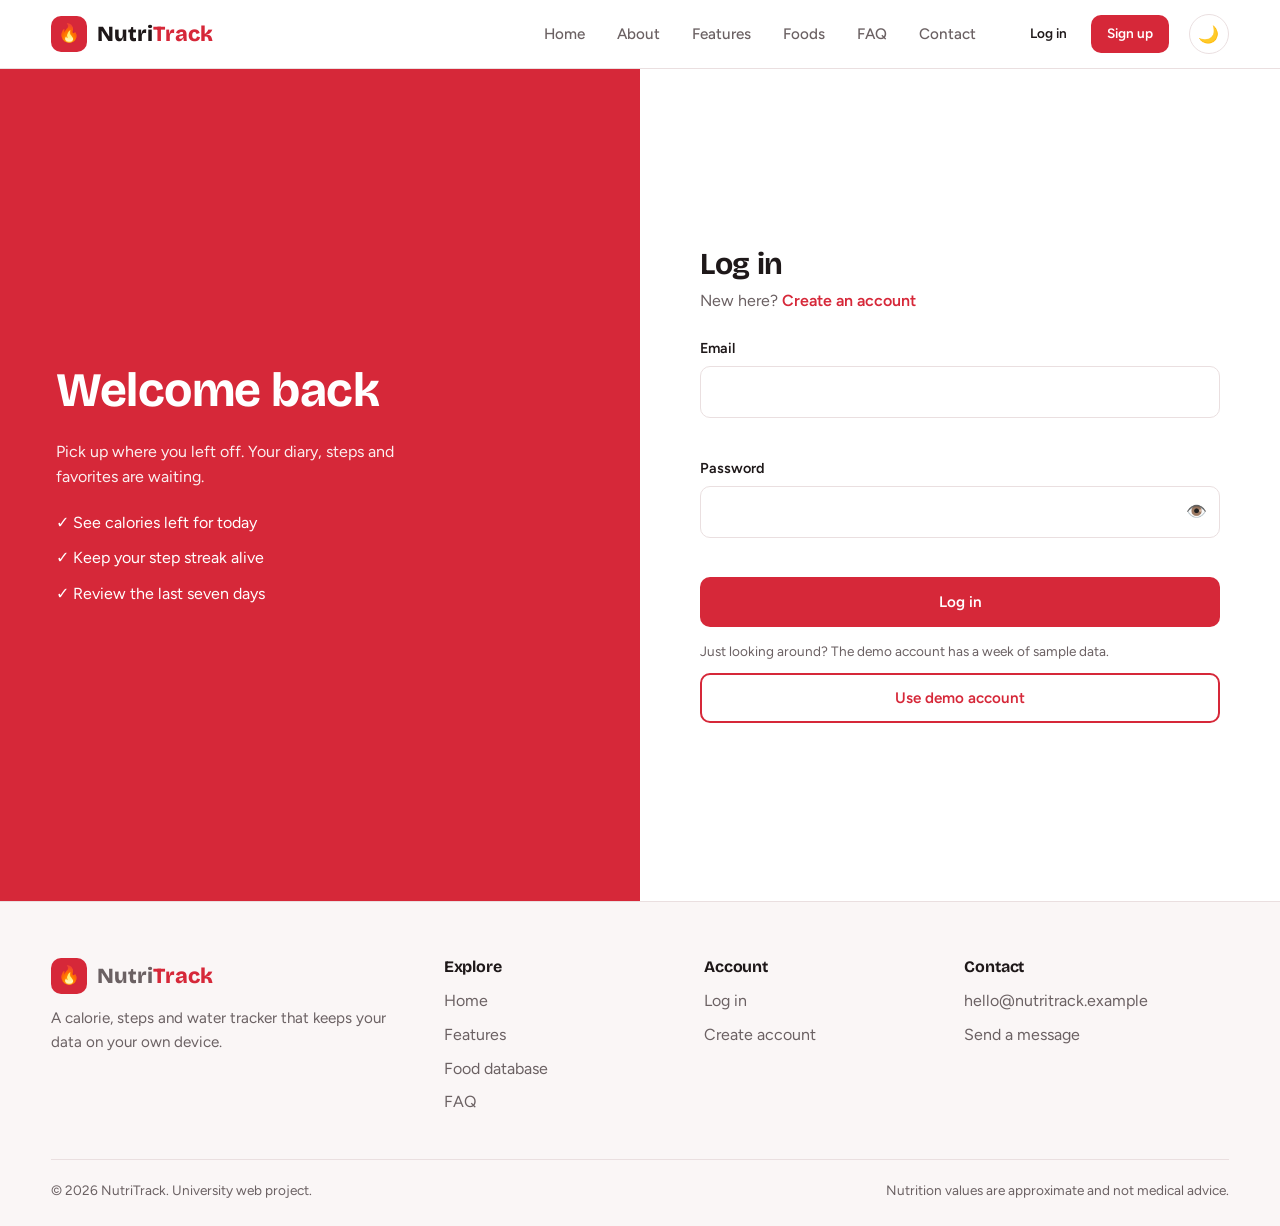
<file: pages/dashboard.html>
<!DOCTYPE html>
<html lang="en" data-theme="light">
<head>
  <meta charset="UTF-8">
  <meta name="viewport" content="width=device-width, initial-scale=1">
  <title>Dashboard | NutriTrack</title>
  <meta name="description" content="Your calories, macros, water and steps for today.">
  <link rel="icon" href="../assets/favicon.svg" type="image/svg+xml">
  <link rel="preconnect" href="https://fonts.googleapis.com">
  <link rel="preconnect" href="https://fonts.gstatic.com" crossorigin>
  <link href="https://fonts.googleapis.com/css2?family=Bricolage+Grotesque:opsz,wght@12..96,600;12..96,700;12..96,800&family=Figtree:wght@400;500;600;700&display=swap" rel="stylesheet">
  <link rel="stylesheet" href="../css/style.css">
  <script>
    /* Apply the saved theme before the page paints (prevents a light flash) */
    (function () {
      try {
        var t = localStorage.getItem('nt_theme');
        if (!t) t = window.matchMedia('(prefers-color-scheme: dark)').matches ? 'dark' : 'light';
        document.documentElement.setAttribute('data-theme', t);
      } catch (e) {}
    })();
  </script>
</head>
<body data-page="dashboard" data-depth="1" data-protected="true">
  <a class="skip-link" href="#main">Skip to content</a>

  <header class="site-header">
    <nav class="navbar container" aria-label="Main navigation">
      <a class="brand" href="../index.html" aria-label="NutriTrack home">
        <span class="brand-logo" aria-hidden="true">🔥</span><span>Nutri<b>Track</b></span>
      </a>
      <div class="nav-menu" id="navMenu">
        <ul class="nav-links"><li data-auth="guest"><a href="../index.html" data-page="index">Home</a></li><li data-auth="guest"><a href="about.html" data-page="about">About</a></li><li data-auth="guest"><a href="services.html" data-page="services">Features</a></li><li data-auth="guest"><a href="foods.html" data-page="foods">Foods</a></li><li data-auth="guest"><a href="faq.html" data-page="faq">FAQ</a></li><li data-auth="guest"><a href="contact.html" data-page="contact">Contact</a></li><li data-auth="user"><a href="dashboard.html" data-page="dashboard">Dashboard</a></li><li data-auth="user"><a href="foods.html" data-page="foods">Foods</a></li><li data-auth="user"><a href="diary.html" data-page="diary">Diary</a></li><li data-auth="user"><a href="activity.html" data-page="activity">Activity</a></li><li data-auth="user"><a href="profile.html" data-page="profile">Profile</a></li></ul>
        <div class="nav-actions">
          <a class="btn btn-ghost btn-sm" data-auth="guest" href="login.html">Log in</a>
          <a class="btn btn-primary btn-sm" data-auth="guest" href="register.html">Sign up</a>
          <button class="btn btn-outline btn-sm" id="logoutBtn" data-auth="user" type="button">Log out</button>
        </div>
      </div>
      <div class="nav-right">
        <button class="icon-btn" id="themeToggle" type="button" aria-label="Switch to dark mode">🌙</button>
        <button class="nav-toggle" type="button" aria-label="Open menu" aria-controls="navMenu" aria-expanded="false"><span></span><span></span><span></span></button>
      </div>
    </nav>
  </header>

  <main id="main">

    <section class="page-head"><div class="container row-between">
      <div><h1 id="greeting">Welcome</h1><p id="todayLabel"></p></div>
      <button class="btn btn-primary" type="button" data-add-food>+ Add food</button>
    </div></section>

    <div class="page-body"><div class="container dash-grid">
      <section class="panel" aria-labelledby="calTitle">
        <h3 id="calTitle">Calories today</h3>
        <div class="calorie-panel">
          <div class="ring" id="calRing" style="--size:170px"><div class="ring-inner"><strong id="calLeft">0</strong><span id="calLeftLabel">kcal left</span></div></div>
          <div class="kpis">
            <div class="kpi"><span>Goal</span><b id="kpiGoal">0</b></div>
            <div class="kpi"><span>Eaten</span><b id="kpiEaten">0</b></div>
            <div class="kpi"><span>Burned</span><b id="kpiBurned">0</b></div>
          </div>
        </div>
        <p class="muted small" id="calMessage" style="margin-top:14px" aria-live="polite"></p>
      </section>

      <section class="panel" aria-labelledby="macroTitle">
        <h3 id="macroTitle">Macros today</h3>
        <div class="macro-wrap">
          <div class="donut" id="macroDonut" role="img" aria-label="Share of calories from protein, carbs and fat"></div>
          <ul class="legend">
            <li><i style="background:var(--protein)"></i>Protein</li>
            <li><i style="background:var(--carbs)"></i>Carbs</li>
            <li><i style="background:var(--fat)"></i>Fat</li>
          </ul>
        </div>
        <div id="macroBars"></div>
      </section>

      <section class="panel" aria-labelledby="stepTitle">
        <div class="panel-head"><h3 id="stepTitle">Steps</h3><a class="link small" href="activity.html">Open activity</a></div>
        <div class="calorie-panel">
          <div class="ring" id="stepRing" style="--size:140px;--thick:14px"><div class="ring-inner"><strong id="stepCount" style="font-size:1.5rem">0</strong><span id="stepGoalText"></span></div></div>
          <div class="kpis">
            <div class="kpi"><span>Distance</span><b><span id="stepKm">0</span> km</b></div>
            <div class="kpi"><span>Calories</span><b><span id="stepKcal">0</span> kcal</b></div>
          </div>
        </div>
        <div class="row" style="margin-top:16px">
          <button class="btn btn-outline btn-sm" type="button" data-steps="500">+500</button>
          <button class="btn btn-outline btn-sm" type="button" data-steps="1000">+1,000</button>
          <button class="btn btn-outline btn-sm" type="button" data-steps="2000">+2,000</button>
        </div>
      </section>

      <section class="panel" aria-labelledby="waterTitle">
        <h3 id="waterTitle">Water</h3>
        <p class="big-number" id="waterText" style="font-size:1.6rem">0 of 8 glasses</p>
        <div class="glasses" id="glasses"></div>
        <p class="muted small">Tap a glass to fill it. Tap the last filled glass to undo.</p>
      </section>

      <section class="panel span-all" aria-labelledby="weekTitle">
        <div class="panel-head"><h3 id="weekTitle">Last 7 days</h3><span class="muted small" id="weekAvg"></span></div>
        <div class="chart-area">
          <div class="chart" id="weekChart" role="img" aria-label="Bar chart of calories eaten in the last seven days"></div>
          <div class="chart-line" id="goalLine"><span>Goal</span></div>
        </div>
      </section>

      <section class="panel span-all" aria-labelledby="recentTitle">
        <div class="panel-head"><h3 id="recentTitle">Logged today</h3><a class="link small" href="diary.html">Open diary</a></div>
        <ul class="entry-list" id="recentList"></ul>
      </section>
    </div></div>

  </main>

  <footer class="site-footer">
    <div class="container">
      <div class="footer-grid">
        <div>
          <a class="brand" href="../index.html"><span class="brand-logo" aria-hidden="true">🔥</span><span>Nutri<b>Track</b></span></a>
          <p>A calorie, steps and water tracker that keeps your data on your own device.</p>
        </div>
        <nav aria-label="Explore">
          <h4>Explore</h4>
          <ul>
            <li><a href="../index.html">Home</a></li>
            <li><a href="services.html">Features</a></li>
            <li><a href="foods.html">Food database</a></li>
            <li><a href="faq.html">FAQ</a></li>
          </ul>
        </nav>
        <nav aria-label="Account">
          <h4>Account</h4>
          <ul>
            <li data-auth="guest"><a href="login.html">Log in</a></li>
            <li data-auth="guest"><a href="register.html">Create account</a></li>
            <li data-auth="user"><a href="dashboard.html">Dashboard</a></li>
            <li data-auth="user"><a href="diary.html">Diary</a></li>
            <li data-auth="user"><a href="profile.html">Profile</a></li>
          </ul>
        </nav>
        <div>
          <h4>Contact</h4>
          <ul>
            <li><a href="mailto:hello@nutritrack.example">hello@nutritrack.example</a></li>
            <li><a href="contact.html">Send a message</a></li>
          </ul>
        </div>
      </div>
      <div class="footer-bottom">
        <span>&copy; <span id="year">2026</span> NutriTrack. University web project.</span>
        <span>Nutrition values are approximate and not medical advice.</span>
      </div>
    </div>
  </footer>

  <button class="scroll-top" id="scrollTop" type="button" aria-label="Scroll to top">↑</button>

<script src="../js/data.js"></script>
<script src="../js/storage.js"></script>
<script src="../js/calc.js"></script>
<script src="../js/app.js"></script>
<script src="../js/dashboard.js"></script>
</body>
</html>
</file>
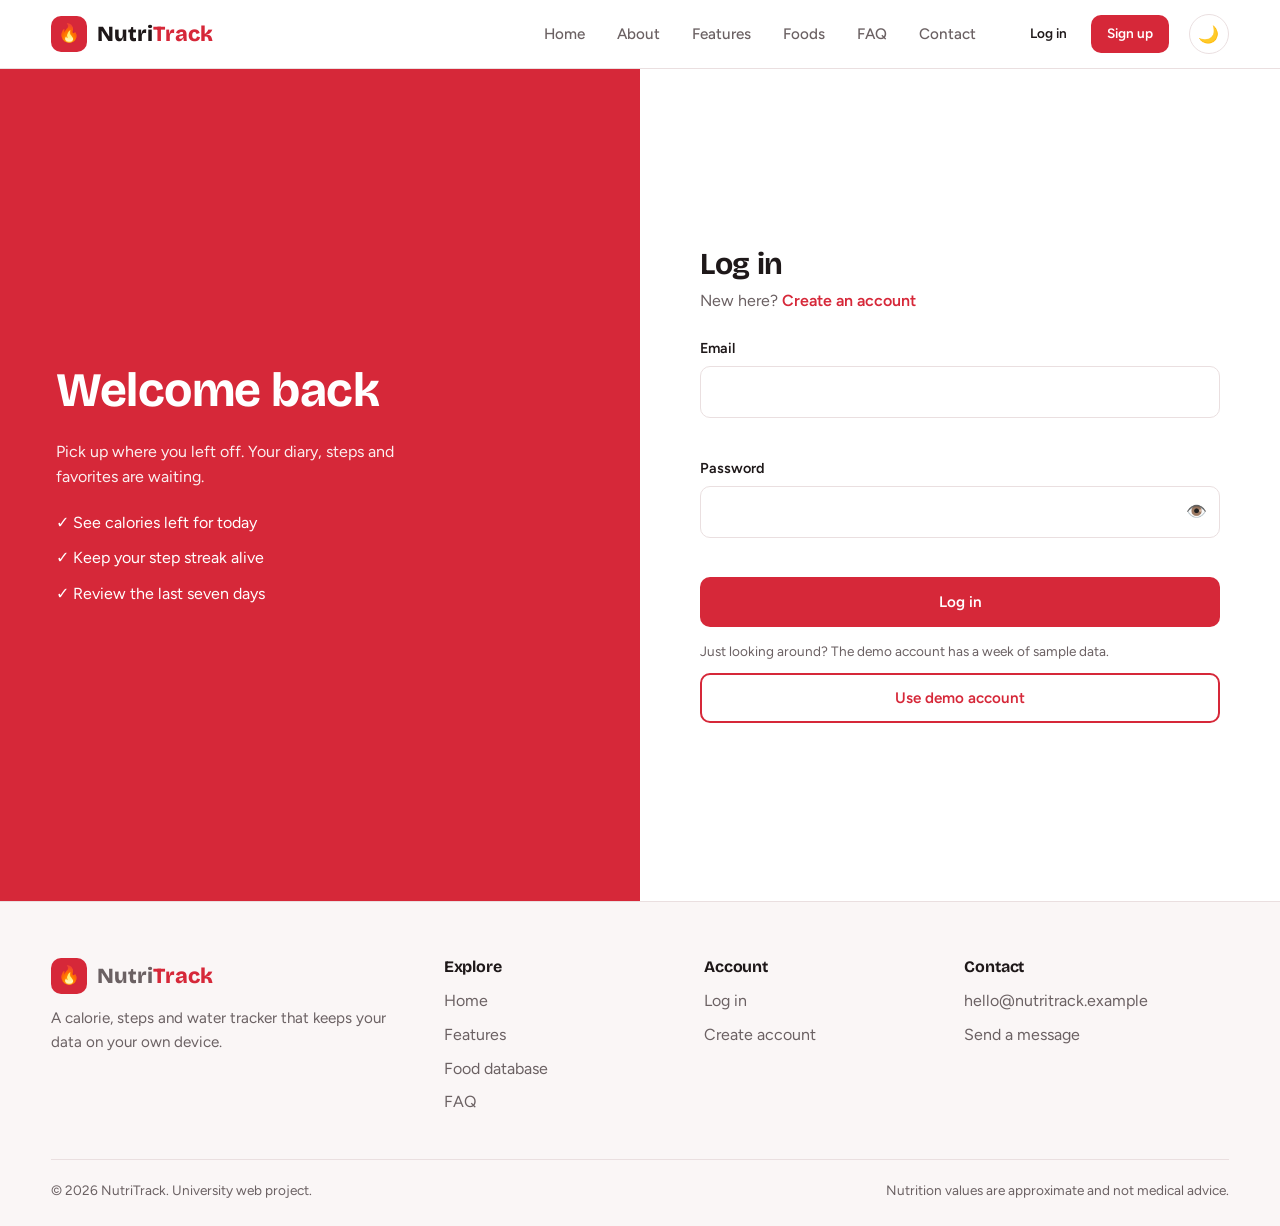
<file: pages/diary.html>
<!DOCTYPE html>
<html lang="en" data-theme="light">
<head>
  <meta charset="UTF-8">
  <meta name="viewport" content="width=device-width, initial-scale=1">
  <title>Diary | NutriTrack</title>
  <meta name="description" content="Your meals for any day, split into breakfast, lunch, dinner and snacks.">
  <link rel="icon" href="../assets/favicon.svg" type="image/svg+xml">
  <link rel="preconnect" href="https://fonts.googleapis.com">
  <link rel="preconnect" href="https://fonts.gstatic.com" crossorigin>
  <link href="https://fonts.googleapis.com/css2?family=Bricolage+Grotesque:opsz,wght@12..96,600;12..96,700;12..96,800&family=Figtree:wght@400;500;600;700&display=swap" rel="stylesheet">
  <link rel="stylesheet" href="../css/style.css">
  <script>
    /* Apply the saved theme before the page paints (prevents a light flash) */
    (function () {
      try {
        var t = localStorage.getItem('nt_theme');
        if (!t) t = window.matchMedia('(prefers-color-scheme: dark)').matches ? 'dark' : 'light';
        document.documentElement.setAttribute('data-theme', t);
      } catch (e) {}
    })();
  </script>
</head>
<body data-page="diary" data-depth="1" data-protected="true">
  <a class="skip-link" href="#main">Skip to content</a>

  <header class="site-header">
    <nav class="navbar container" aria-label="Main navigation">
      <a class="brand" href="../index.html" aria-label="NutriTrack home">
        <span class="brand-logo" aria-hidden="true">🔥</span><span>Nutri<b>Track</b></span>
      </a>
      <div class="nav-menu" id="navMenu">
        <ul class="nav-links"><li data-auth="guest"><a href="../index.html" data-page="index">Home</a></li><li data-auth="guest"><a href="about.html" data-page="about">About</a></li><li data-auth="guest"><a href="services.html" data-page="services">Features</a></li><li data-auth="guest"><a href="foods.html" data-page="foods">Foods</a></li><li data-auth="guest"><a href="faq.html" data-page="faq">FAQ</a></li><li data-auth="guest"><a href="contact.html" data-page="contact">Contact</a></li><li data-auth="user"><a href="dashboard.html" data-page="dashboard">Dashboard</a></li><li data-auth="user"><a href="foods.html" data-page="foods">Foods</a></li><li data-auth="user"><a href="diary.html" data-page="diary">Diary</a></li><li data-auth="user"><a href="activity.html" data-page="activity">Activity</a></li><li data-auth="user"><a href="profile.html" data-page="profile">Profile</a></li></ul>
        <div class="nav-actions">
          <a class="btn btn-ghost btn-sm" data-auth="guest" href="login.html">Log in</a>
          <a class="btn btn-primary btn-sm" data-auth="guest" href="register.html">Sign up</a>
          <button class="btn btn-outline btn-sm" id="logoutBtn" data-auth="user" type="button">Log out</button>
        </div>
      </div>
      <div class="nav-right">
        <button class="icon-btn" id="themeToggle" type="button" aria-label="Switch to dark mode">🌙</button>
        <button class="nav-toggle" type="button" aria-label="Open menu" aria-controls="navMenu" aria-expanded="false"><span></span><span></span><span></span></button>
      </div>
    </nav>
  </header>

  <main id="main">

    <section class="page-head"><div class="container">
      <h1>Diary</h1>
      <p id="diaryDateLabel"></p>
    </div></section>

    <div class="page-body"><div class="container" style="max-width:900px">
      <div class="toolbar row-between">
        <div class="date-nav">
          <button class="btn btn-outline btn-sm" id="prevDay" type="button" aria-label="Previous day">‹ Previous</button>
          <button class="btn btn-outline btn-sm" id="nextDay" type="button" aria-label="Next day">Next ›</button>
          <button class="btn btn-ghost btn-sm" id="todayBtn" type="button">Today</button>
          <label class="sr-only" for="diaryDate">Pick a date</label>
          <input class="input" id="diaryDate" type="date" style="width:auto">
        </div>
        <button class="btn btn-ghost btn-sm" id="clearDay" type="button">Clear day</button>
      </div>

      <section class="panel" style="margin-bottom:24px" aria-label="Day summary">
        <div class="row-between"><h3 style="margin:0">Day total</h3><b><span id="sumEaten">0</span> / <span id="sumGoal">0</span> kcal</b></div>
        <div class="bar" style="margin:12px 0 8px"><span id="sumBar"></span></div>
        <p class="muted small" id="sumMacros"></p>
      </section>

      <div id="mealBlocks"></div>
    </div></div>

  </main>

  <footer class="site-footer">
    <div class="container">
      <div class="footer-grid">
        <div>
          <a class="brand" href="../index.html"><span class="brand-logo" aria-hidden="true">🔥</span><span>Nutri<b>Track</b></span></a>
          <p>A calorie, steps and water tracker that keeps your data on your own device.</p>
        </div>
        <nav aria-label="Explore">
          <h4>Explore</h4>
          <ul>
            <li><a href="../index.html">Home</a></li>
            <li><a href="services.html">Features</a></li>
            <li><a href="foods.html">Food database</a></li>
            <li><a href="faq.html">FAQ</a></li>
          </ul>
        </nav>
        <nav aria-label="Account">
          <h4>Account</h4>
          <ul>
            <li data-auth="guest"><a href="login.html">Log in</a></li>
            <li data-auth="guest"><a href="register.html">Create account</a></li>
            <li data-auth="user"><a href="dashboard.html">Dashboard</a></li>
            <li data-auth="user"><a href="diary.html">Diary</a></li>
            <li data-auth="user"><a href="profile.html">Profile</a></li>
          </ul>
        </nav>
        <div>
          <h4>Contact</h4>
          <ul>
            <li><a href="mailto:hello@nutritrack.example">hello@nutritrack.example</a></li>
            <li><a href="contact.html">Send a message</a></li>
          </ul>
        </div>
      </div>
      <div class="footer-bottom">
        <span>&copy; <span id="year">2026</span> NutriTrack. University web project.</span>
        <span>Nutrition values are approximate and not medical advice.</span>
      </div>
    </div>
  </footer>

  <button class="scroll-top" id="scrollTop" type="button" aria-label="Scroll to top">↑</button>

<script src="../js/data.js"></script>
<script src="../js/storage.js"></script>
<script src="../js/calc.js"></script>
<script src="../js/app.js"></script>
<script src="../js/diary.js"></script>
</body>
</html>
</file>
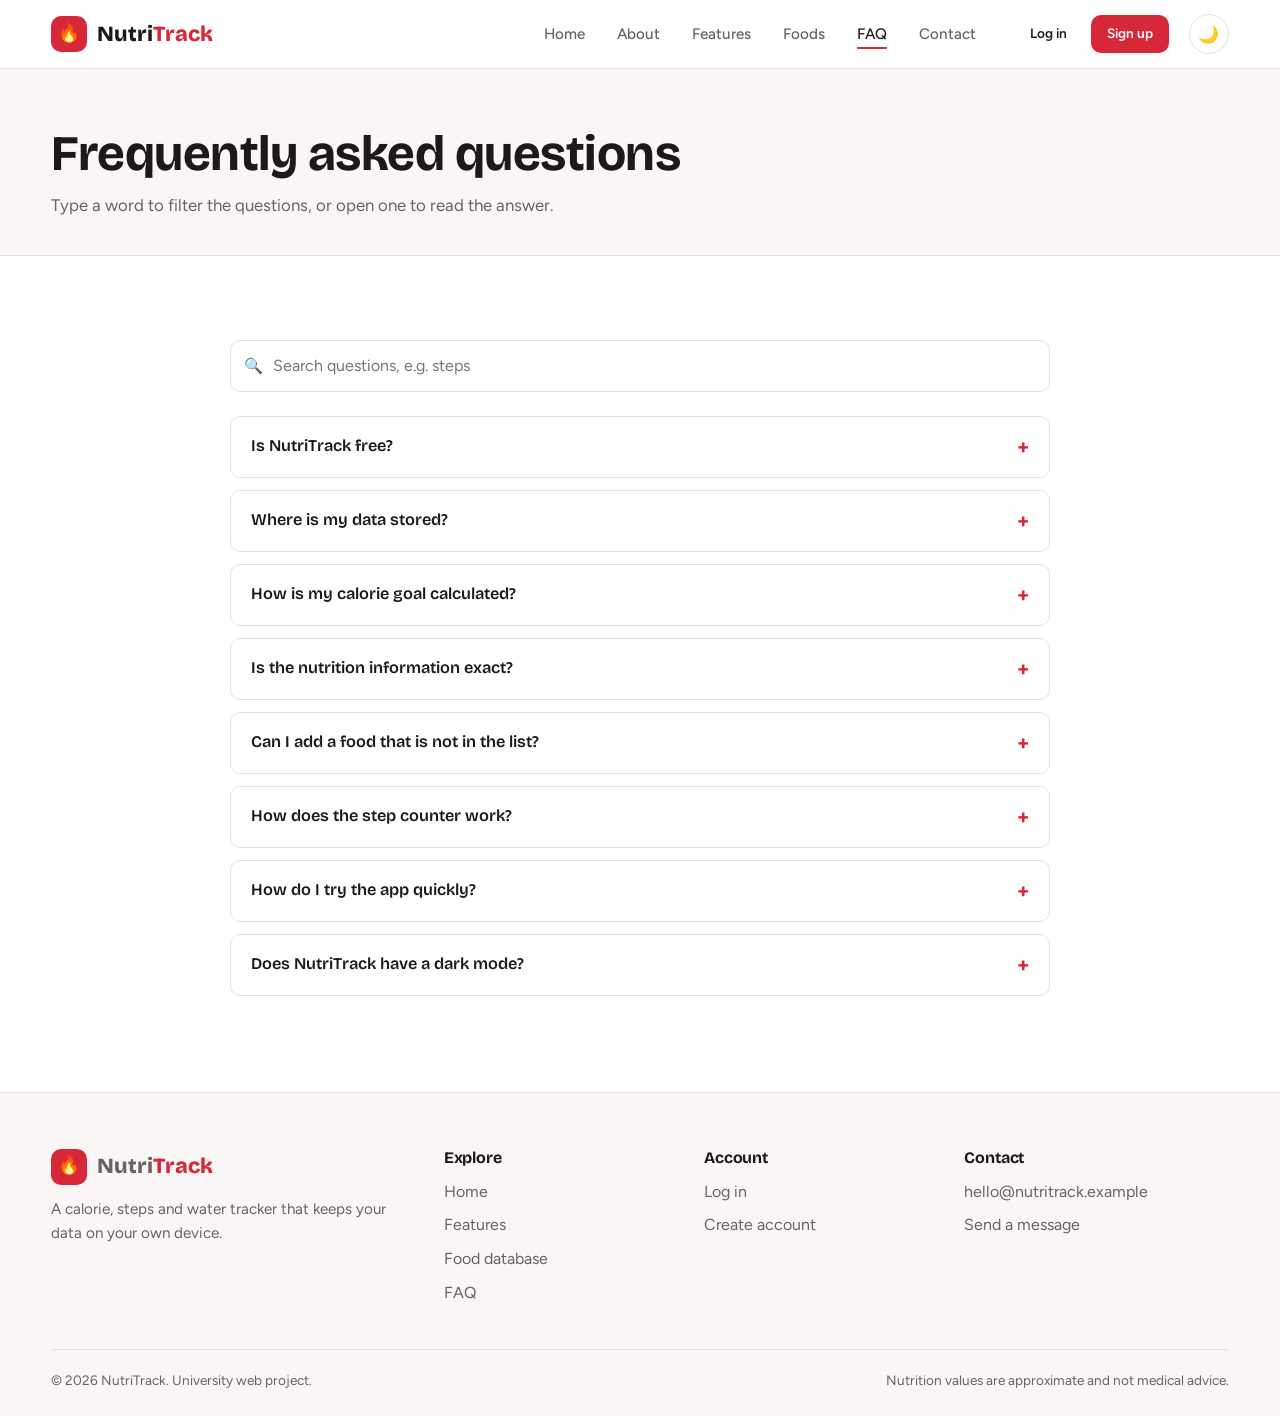
<file: pages/faq.html>
<!DOCTYPE html>
<html lang="en" data-theme="light">
<head>
  <meta charset="UTF-8">
  <meta name="viewport" content="width=device-width, initial-scale=1">
  <title>FAQ | NutriTrack</title>
  <meta name="description" content="Answers to common questions about NutriTrack.">
  <link rel="icon" href="../assets/favicon.svg" type="image/svg+xml">
  <link rel="preconnect" href="https://fonts.googleapis.com">
  <link rel="preconnect" href="https://fonts.gstatic.com" crossorigin>
  <link href="https://fonts.googleapis.com/css2?family=Bricolage+Grotesque:opsz,wght@12..96,600;12..96,700;12..96,800&family=Figtree:wght@400;500;600;700&display=swap" rel="stylesheet">
  <link rel="stylesheet" href="../css/style.css">
  <script>
    /* Apply the saved theme before the page paints (prevents a light flash) */
    (function () {
      try {
        var t = localStorage.getItem('nt_theme');
        if (!t) t = window.matchMedia('(prefers-color-scheme: dark)').matches ? 'dark' : 'light';
        document.documentElement.setAttribute('data-theme', t);
      } catch (e) {}
    })();
  </script>
</head>
<body data-page="faq" data-depth="1">
  <a class="skip-link" href="#main">Skip to content</a>

  <header class="site-header">
    <nav class="navbar container" aria-label="Main navigation">
      <a class="brand" href="../index.html" aria-label="NutriTrack home">
        <span class="brand-logo" aria-hidden="true">🔥</span><span>Nutri<b>Track</b></span>
      </a>
      <div class="nav-menu" id="navMenu">
        <ul class="nav-links"><li data-auth="guest"><a href="../index.html" data-page="index">Home</a></li><li data-auth="guest"><a href="about.html" data-page="about">About</a></li><li data-auth="guest"><a href="services.html" data-page="services">Features</a></li><li data-auth="guest"><a href="foods.html" data-page="foods">Foods</a></li><li data-auth="guest"><a href="faq.html" data-page="faq">FAQ</a></li><li data-auth="guest"><a href="contact.html" data-page="contact">Contact</a></li><li data-auth="user"><a href="dashboard.html" data-page="dashboard">Dashboard</a></li><li data-auth="user"><a href="foods.html" data-page="foods">Foods</a></li><li data-auth="user"><a href="diary.html" data-page="diary">Diary</a></li><li data-auth="user"><a href="activity.html" data-page="activity">Activity</a></li><li data-auth="user"><a href="profile.html" data-page="profile">Profile</a></li></ul>
        <div class="nav-actions">
          <a class="btn btn-ghost btn-sm" data-auth="guest" href="login.html">Log in</a>
          <a class="btn btn-primary btn-sm" data-auth="guest" href="register.html">Sign up</a>
          <button class="btn btn-outline btn-sm" id="logoutBtn" data-auth="user" type="button">Log out</button>
        </div>
      </div>
      <div class="nav-right">
        <button class="icon-btn" id="themeToggle" type="button" aria-label="Switch to dark mode">🌙</button>
        <button class="nav-toggle" type="button" aria-label="Open menu" aria-controls="navMenu" aria-expanded="false"><span></span><span></span><span></span></button>
      </div>
    </nav>
  </header>

  <main id="main">

    <section class="page-head"><div class="container">
      <h1>Frequently asked questions</h1>
      <p>Type a word to filter the questions, or open one to read the answer.</p>
    </div></section>

    <section class="section">
      <div class="container" style="max-width:820px">
        <div class="search-box" style="margin-bottom:24px">
          <label class="sr-only" for="faqSearch">Search questions</label>
          <input class="input" id="faqSearch" type="search" placeholder="Search questions, e.g. steps">
        </div>
        <div id="faqList">
          <div class="accordion-item">
            <h2><button class="accordion-btn" type="button" aria-expanded="false"><span>Is NutriTrack free?</span><span class="plus" aria-hidden="true">+</span></button></h2>
            <div class="accordion-panel"><p>Yes. There are no plans, ads or payments. It is a student project.</p></div>
          </div>
          <div class="accordion-item">
            <h2><button class="accordion-btn" type="button" aria-expanded="false"><span>Where is my data stored?</span><span class="plus" aria-hidden="true">+</span></button></h2>
            <div class="accordion-panel"><p>Only in this browser's localStorage. Nothing is sent to a server, so clearing your browser data or switching devices means starting fresh. You can download a backup from the Profile page.</p></div>
          </div>
          <div class="accordion-item">
            <h2><button class="accordion-btn" type="button" aria-expanded="false"><span>How is my calorie goal calculated?</span><span class="plus" aria-hidden="true">+</span></button></h2>
            <div class="accordion-panel"><p>NutriTrack estimates your resting calories with the Mifflin-St Jeor equation, multiplies by your activity level, then subtracts 500 to lose weight or adds 400 to gain. The goal never drops below 1,200 kcal.</p></div>
          </div>
          <div class="accordion-item">
            <h2><button class="accordion-btn" type="button" aria-expanded="false"><span>Is the nutrition information exact?</span><span class="plus" aria-hidden="true">+</span></button></h2>
            <div class="accordion-panel"><p>No. Values are approximate averages for a typical serving. Brands and home recipes vary, so use the numbers as a guide.</p></div>
          </div>
          <div class="accordion-item">
            <h2><button class="accordion-btn" type="button" aria-expanded="false"><span>Can I add a food that is not in the list?</span><span class="plus" aria-hidden="true">+</span></button></h2>
            <div class="accordion-panel"><p>Yes. On the Foods page choose "Add your own food" and enter its calories and macros. It then appears in search and in your diary.</p></div>
          </div>
          <div class="accordion-item">
            <h2><button class="accordion-btn" type="button" aria-expanded="false"><span>How does the step counter work?</span><span class="plus" aria-hidden="true">+</span></button></h2>
            <div class="accordion-panel"><p>You can add steps manually or with quick-add buttons. On phones with a motion sensor you can also switch on live tracking, which counts steps while the page stays open.</p></div>
          </div>
          <div class="accordion-item">
            <h2><button class="accordion-btn" type="button" aria-expanded="false"><span>How do I try the app quickly?</span><span class="plus" aria-hidden="true">+</span></button></h2>
            <div class="accordion-panel"><p>Open the login page and choose "Use demo account". It loads a week of sample meals, steps and water so every chart has data.</p></div>
          </div>
          <div class="accordion-item">
            <h2><button class="accordion-btn" type="button" aria-expanded="false"><span>Does NutriTrack have a dark mode?</span><span class="plus" aria-hidden="true">+</span></button></h2>
            <div class="accordion-panel"><p>Yes. Use the moon or sun button in the top bar. Your choice is saved and applied on every page.</p></div>
          </div>
        </div>
        <div class="empty" id="faqEmpty" hidden><h3>No questions match</h3><p>Try a different word, or <a class="link" href="contact.html">ask us directly</a>.</p></div>
      </div>
    </section>

  </main>

  <footer class="site-footer">
    <div class="container">
      <div class="footer-grid">
        <div>
          <a class="brand" href="../index.html"><span class="brand-logo" aria-hidden="true">🔥</span><span>Nutri<b>Track</b></span></a>
          <p>A calorie, steps and water tracker that keeps your data on your own device.</p>
        </div>
        <nav aria-label="Explore">
          <h4>Explore</h4>
          <ul>
            <li><a href="../index.html">Home</a></li>
            <li><a href="services.html">Features</a></li>
            <li><a href="foods.html">Food database</a></li>
            <li><a href="faq.html">FAQ</a></li>
          </ul>
        </nav>
        <nav aria-label="Account">
          <h4>Account</h4>
          <ul>
            <li data-auth="guest"><a href="login.html">Log in</a></li>
            <li data-auth="guest"><a href="register.html">Create account</a></li>
            <li data-auth="user"><a href="dashboard.html">Dashboard</a></li>
            <li data-auth="user"><a href="diary.html">Diary</a></li>
            <li data-auth="user"><a href="profile.html">Profile</a></li>
          </ul>
        </nav>
        <div>
          <h4>Contact</h4>
          <ul>
            <li><a href="mailto:hello@nutritrack.example">hello@nutritrack.example</a></li>
            <li><a href="contact.html">Send a message</a></li>
          </ul>
        </div>
      </div>
      <div class="footer-bottom">
        <span>&copy; <span id="year">2026</span> NutriTrack. University web project.</span>
        <span>Nutrition values are approximate and not medical advice.</span>
      </div>
    </div>
  </footer>

  <button class="scroll-top" id="scrollTop" type="button" aria-label="Scroll to top">↑</button>

<script src="../js/data.js"></script>
<script src="../js/storage.js"></script>
<script src="../js/calc.js"></script>
<script src="../js/app.js"></script>
<script src="../js/calculator.js"></script>
</body>
</html>
</file>
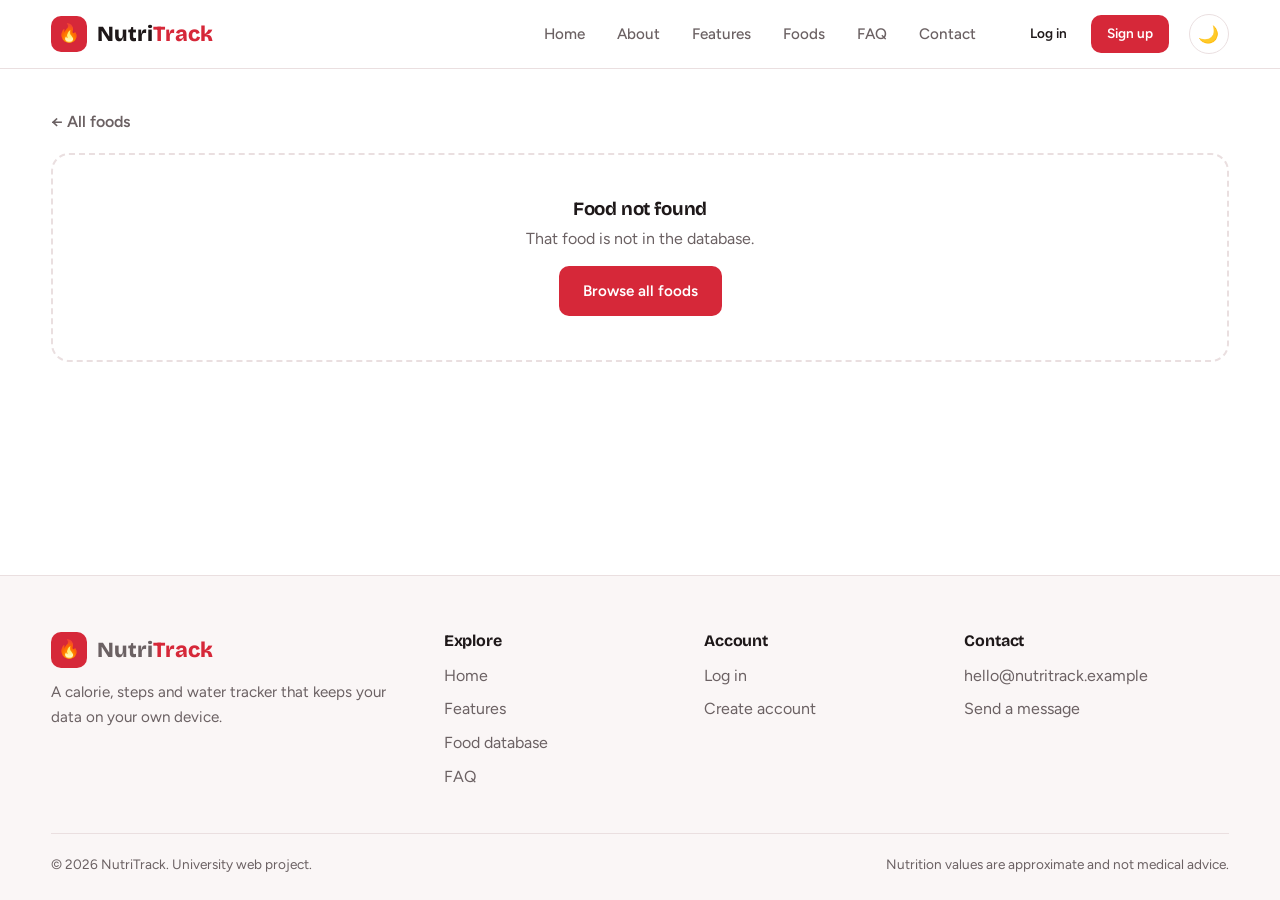
<file: pages/food-details.html>
<!DOCTYPE html>
<html lang="en" data-theme="light">
<head>
  <meta charset="UTF-8">
  <meta name="viewport" content="width=device-width, initial-scale=1">
  <title>Food details | NutriTrack</title>
  <meta name="description" content="Nutrition facts and serving calculator for one food.">
  <link rel="icon" href="../assets/favicon.svg" type="image/svg+xml">
  <link rel="preconnect" href="https://fonts.googleapis.com">
  <link rel="preconnect" href="https://fonts.gstatic.com" crossorigin>
  <link href="https://fonts.googleapis.com/css2?family=Bricolage+Grotesque:opsz,wght@12..96,600;12..96,700;12..96,800&family=Figtree:wght@400;500;600;700&display=swap" rel="stylesheet">
  <link rel="stylesheet" href="../css/style.css">
  <script>
    /* Apply the saved theme before the page paints (prevents a light flash) */
    (function () {
      try {
        var t = localStorage.getItem('nt_theme');
        if (!t) t = window.matchMedia('(prefers-color-scheme: dark)').matches ? 'dark' : 'light';
        document.documentElement.setAttribute('data-theme', t);
      } catch (e) {}
    })();
  </script>
</head>
<body data-page="food-details" data-depth="1">
  <a class="skip-link" href="#main">Skip to content</a>

  <header class="site-header">
    <nav class="navbar container" aria-label="Main navigation">
      <a class="brand" href="../index.html" aria-label="NutriTrack home">
        <span class="brand-logo" aria-hidden="true">🔥</span><span>Nutri<b>Track</b></span>
      </a>
      <div class="nav-menu" id="navMenu">
        <ul class="nav-links"><li data-auth="guest"><a href="../index.html" data-page="index">Home</a></li><li data-auth="guest"><a href="about.html" data-page="about">About</a></li><li data-auth="guest"><a href="services.html" data-page="services">Features</a></li><li data-auth="guest"><a href="foods.html" data-page="foods">Foods</a></li><li data-auth="guest"><a href="faq.html" data-page="faq">FAQ</a></li><li data-auth="guest"><a href="contact.html" data-page="contact">Contact</a></li><li data-auth="user"><a href="dashboard.html" data-page="dashboard">Dashboard</a></li><li data-auth="user"><a href="foods.html" data-page="foods">Foods</a></li><li data-auth="user"><a href="diary.html" data-page="diary">Diary</a></li><li data-auth="user"><a href="activity.html" data-page="activity">Activity</a></li><li data-auth="user"><a href="profile.html" data-page="profile">Profile</a></li></ul>
        <div class="nav-actions">
          <a class="btn btn-ghost btn-sm" data-auth="guest" href="login.html">Log in</a>
          <a class="btn btn-primary btn-sm" data-auth="guest" href="register.html">Sign up</a>
          <button class="btn btn-outline btn-sm" id="logoutBtn" data-auth="user" type="button">Log out</button>
        </div>
      </div>
      <div class="nav-right">
        <button class="icon-btn" id="themeToggle" type="button" aria-label="Switch to dark mode">🌙</button>
        <button class="nav-toggle" type="button" aria-label="Open menu" aria-controls="navMenu" aria-expanded="false"><span></span><span></span><span></span></button>
      </div>
    </nav>
  </header>

  <main id="main">

    <div class="page-body"><div class="container">
      <a class="back-link" href="foods.html">← All foods</a>
      <div id="detail"></div>
      <div id="similarWrap" style="margin-top:56px">
        <h2 style="margin-bottom:18px;font-size:1.5rem">Similar foods</h2>
        <div class="food-grid" id="similar"></div>
      </div>
    </div></div>

  </main>

  <footer class="site-footer">
    <div class="container">
      <div class="footer-grid">
        <div>
          <a class="brand" href="../index.html"><span class="brand-logo" aria-hidden="true">🔥</span><span>Nutri<b>Track</b></span></a>
          <p>A calorie, steps and water tracker that keeps your data on your own device.</p>
        </div>
        <nav aria-label="Explore">
          <h4>Explore</h4>
          <ul>
            <li><a href="../index.html">Home</a></li>
            <li><a href="services.html">Features</a></li>
            <li><a href="foods.html">Food database</a></li>
            <li><a href="faq.html">FAQ</a></li>
          </ul>
        </nav>
        <nav aria-label="Account">
          <h4>Account</h4>
          <ul>
            <li data-auth="guest"><a href="login.html">Log in</a></li>
            <li data-auth="guest"><a href="register.html">Create account</a></li>
            <li data-auth="user"><a href="dashboard.html">Dashboard</a></li>
            <li data-auth="user"><a href="diary.html">Diary</a></li>
            <li data-auth="user"><a href="profile.html">Profile</a></li>
          </ul>
        </nav>
        <div>
          <h4>Contact</h4>
          <ul>
            <li><a href="mailto:hello@nutritrack.example">hello@nutritrack.example</a></li>
            <li><a href="contact.html">Send a message</a></li>
          </ul>
        </div>
      </div>
      <div class="footer-bottom">
        <span>&copy; <span id="year">2026</span> NutriTrack. University web project.</span>
        <span>Nutrition values are approximate and not medical advice.</span>
      </div>
    </div>
  </footer>

  <button class="scroll-top" id="scrollTop" type="button" aria-label="Scroll to top">↑</button>

<script src="../js/data.js"></script>
<script src="../js/storage.js"></script>
<script src="../js/calc.js"></script>
<script src="../js/app.js"></script>
<script src="../js/food-details.js"></script>
</body>
</html>
</file>
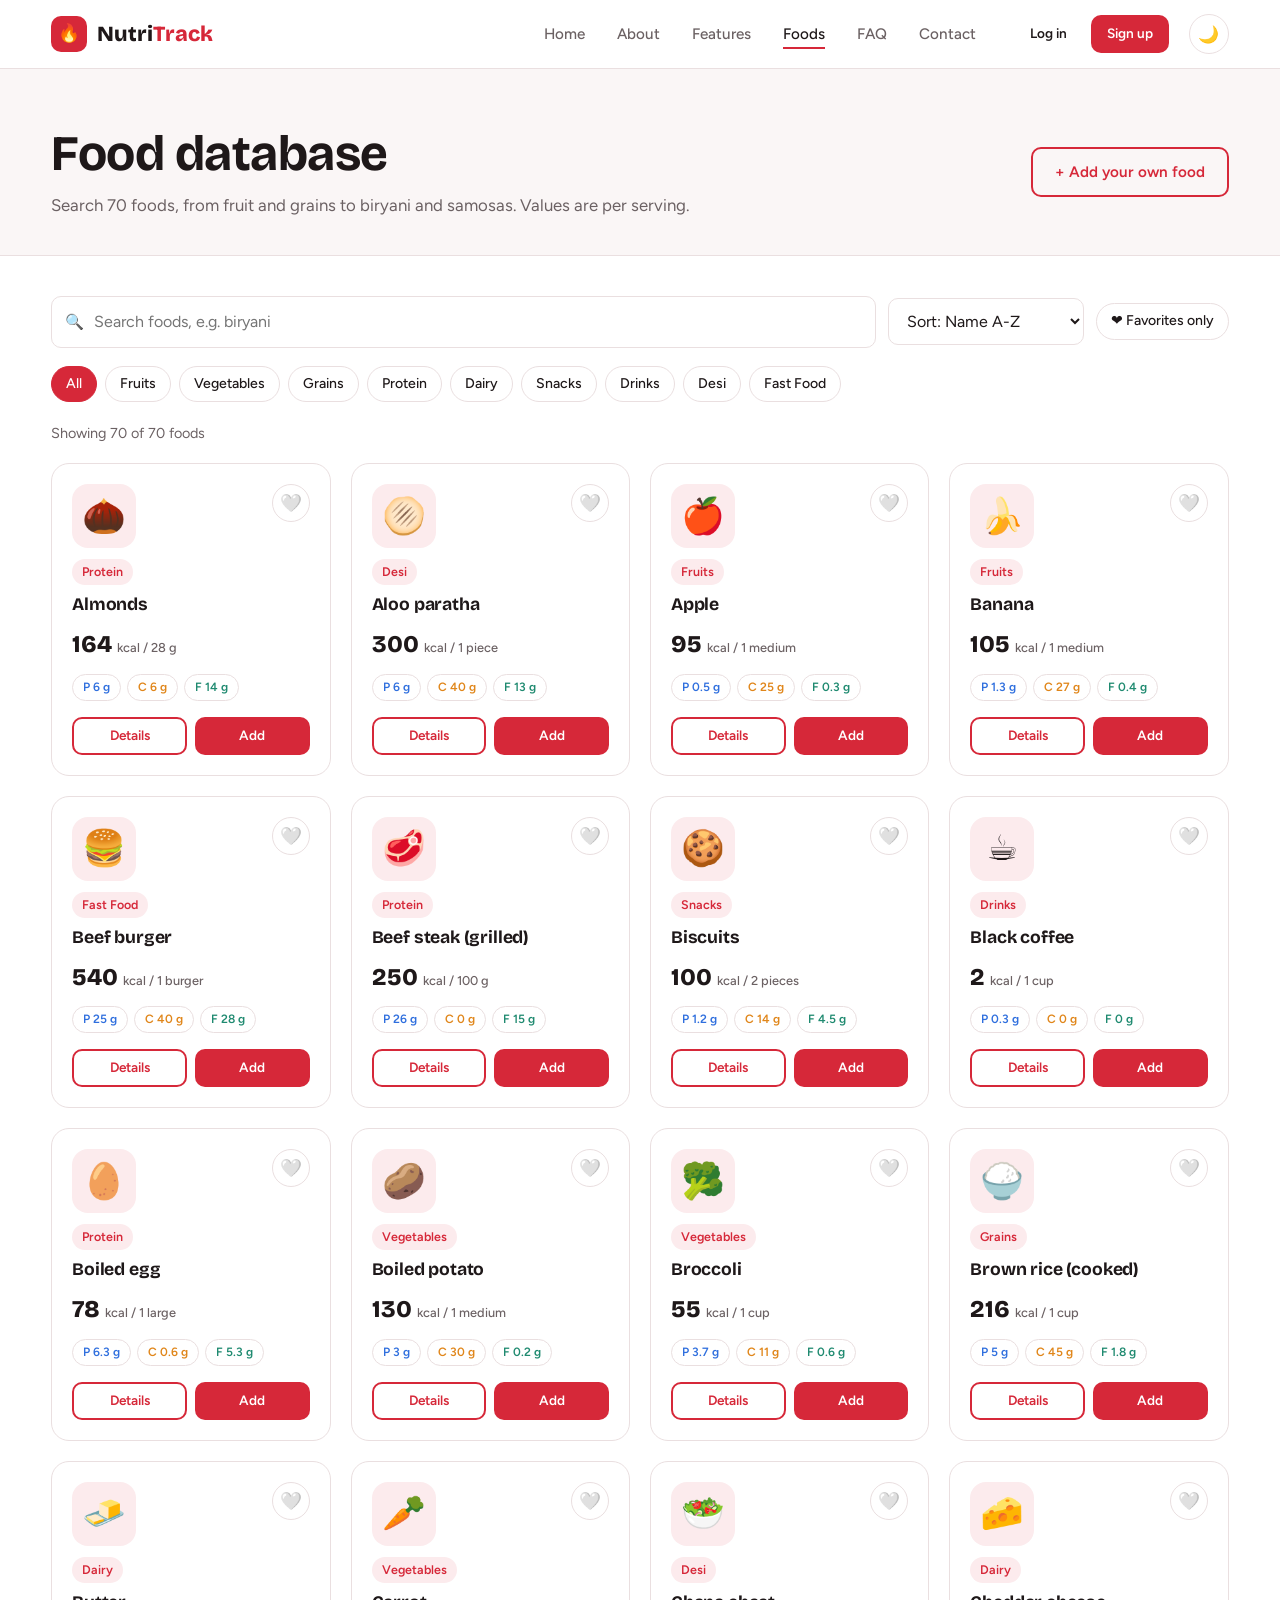
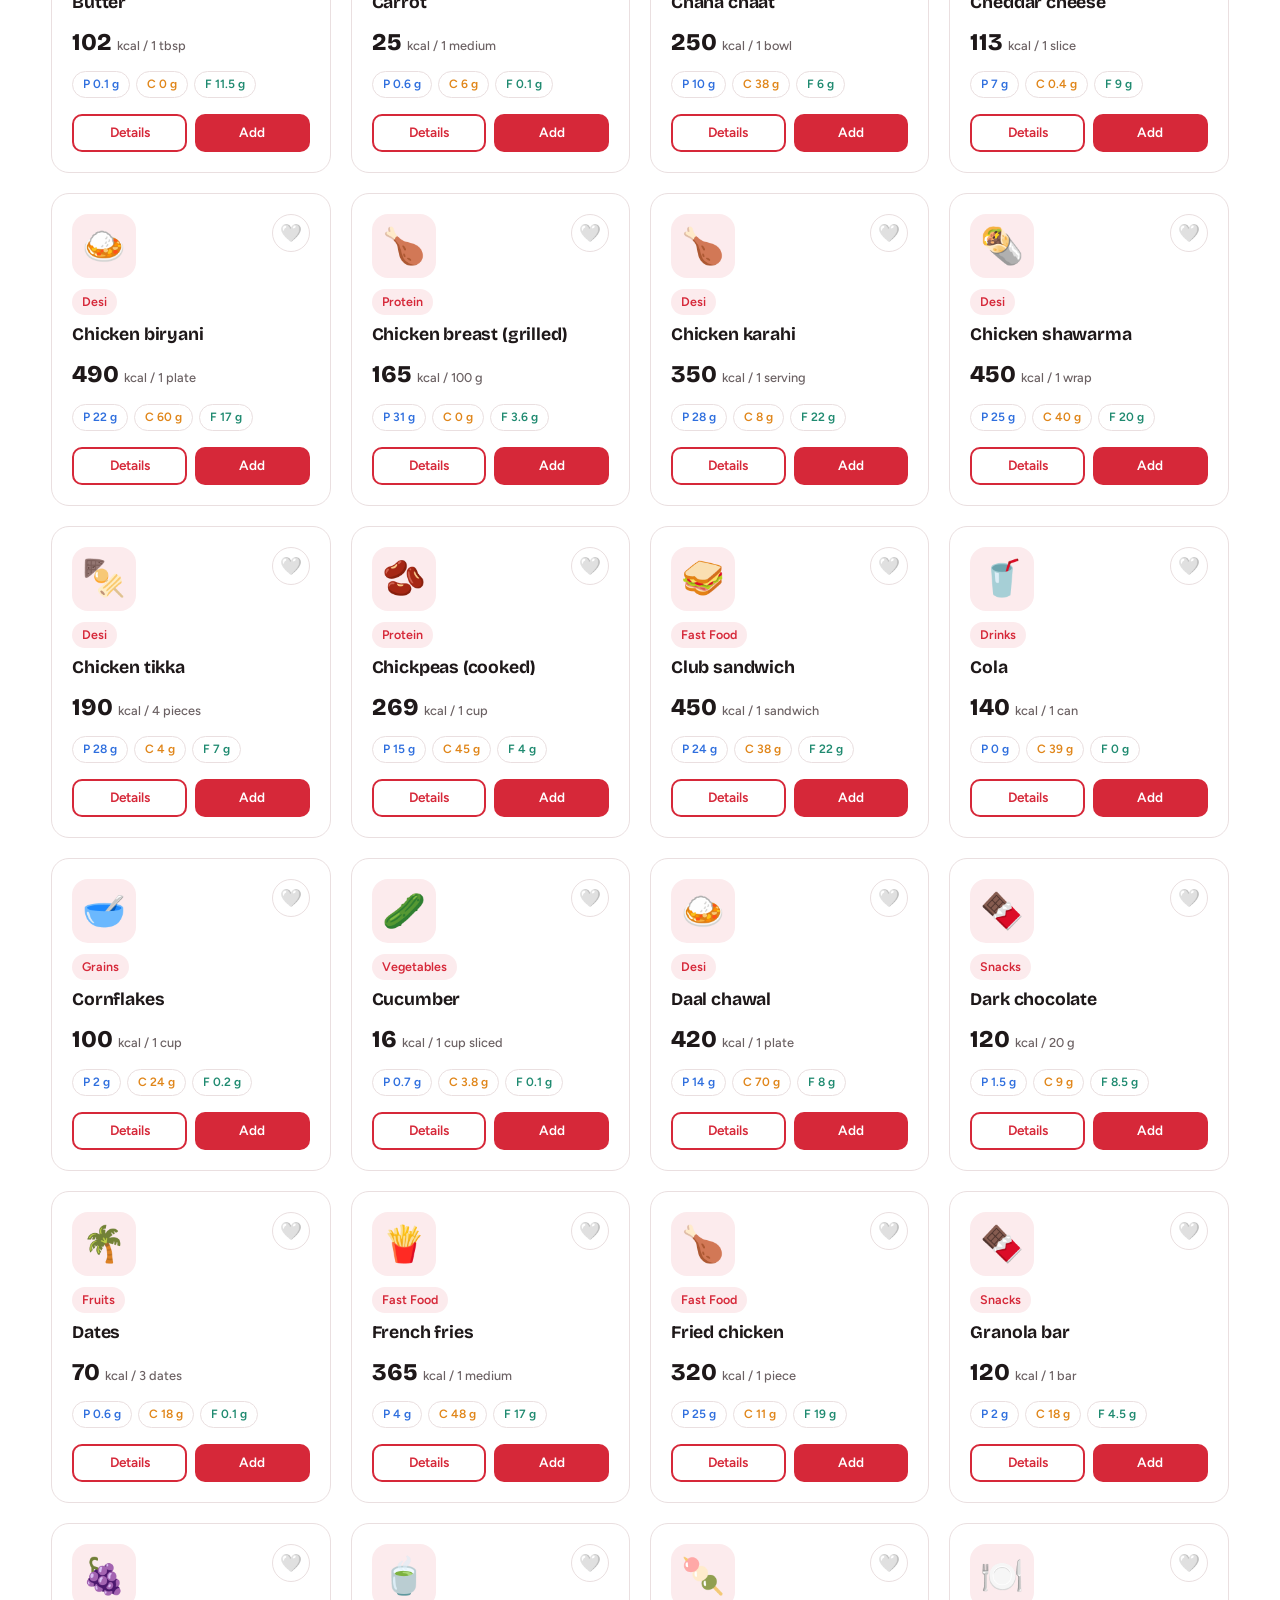
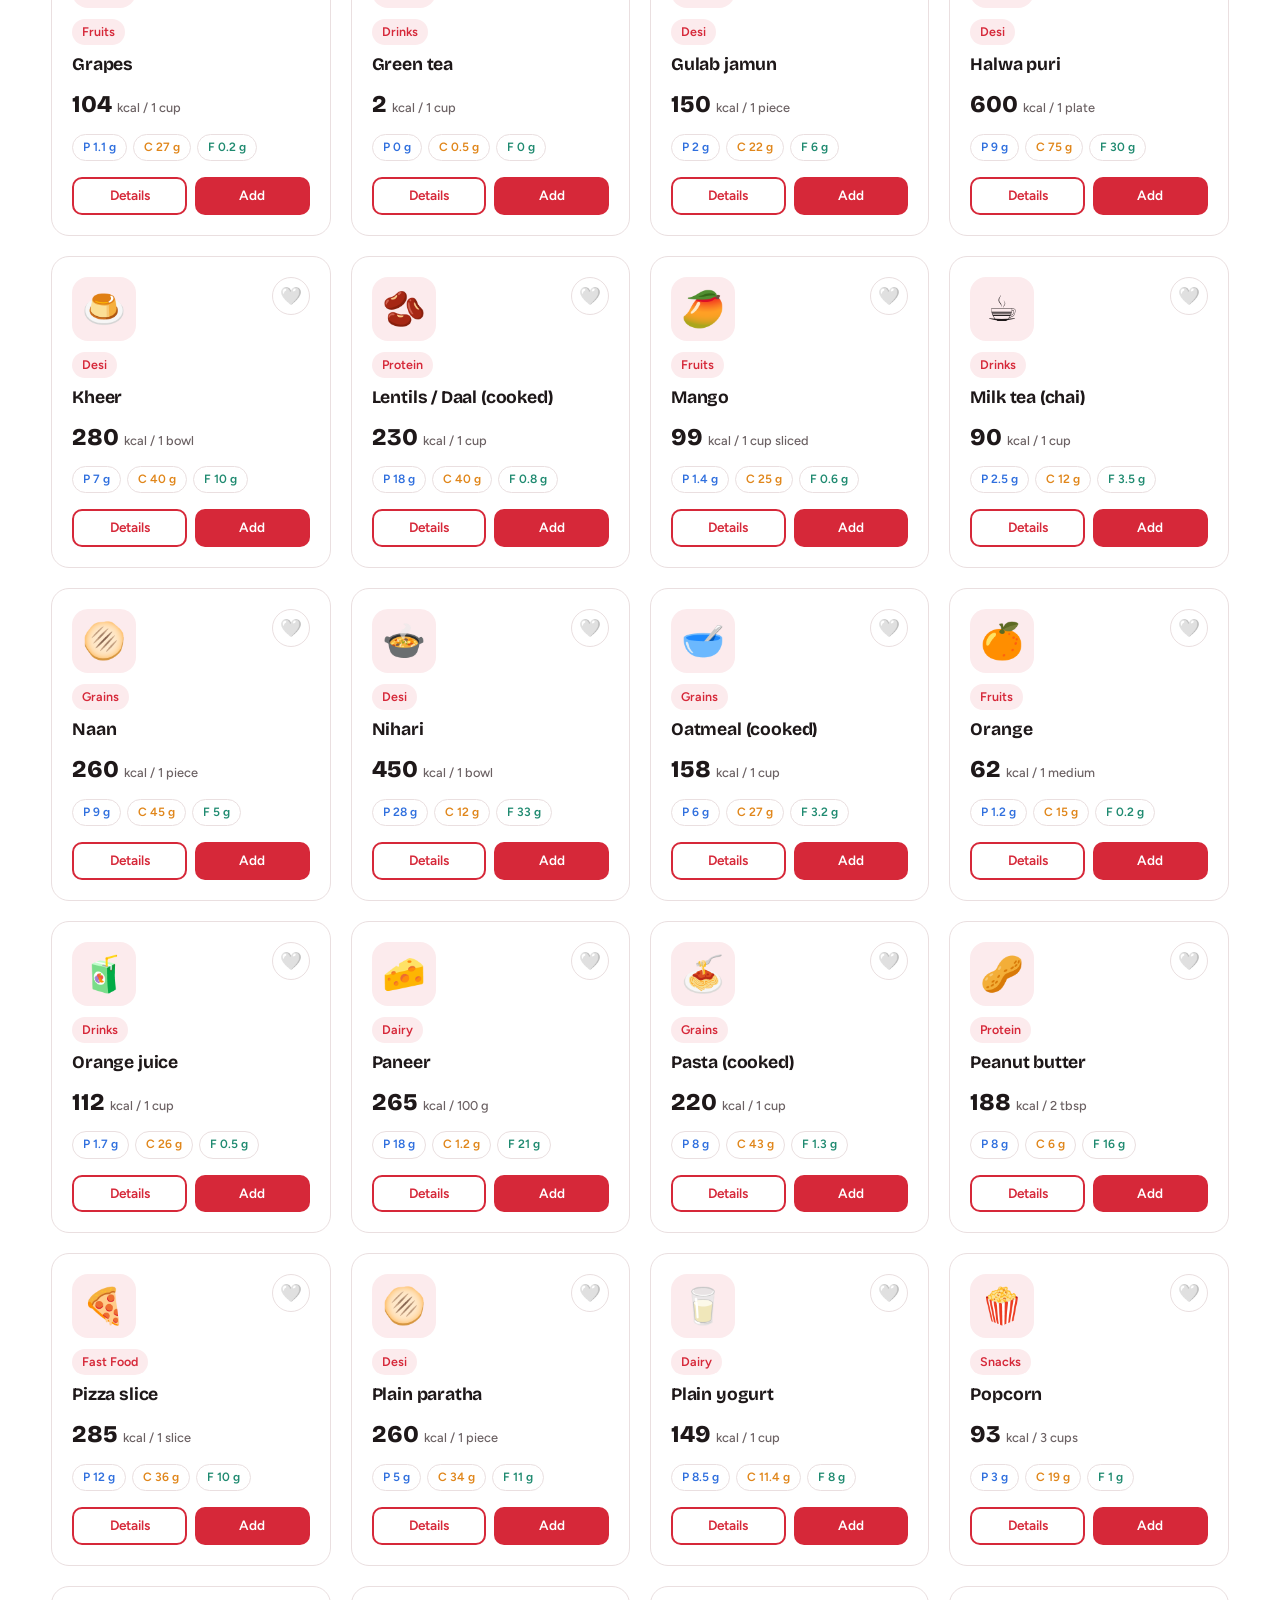
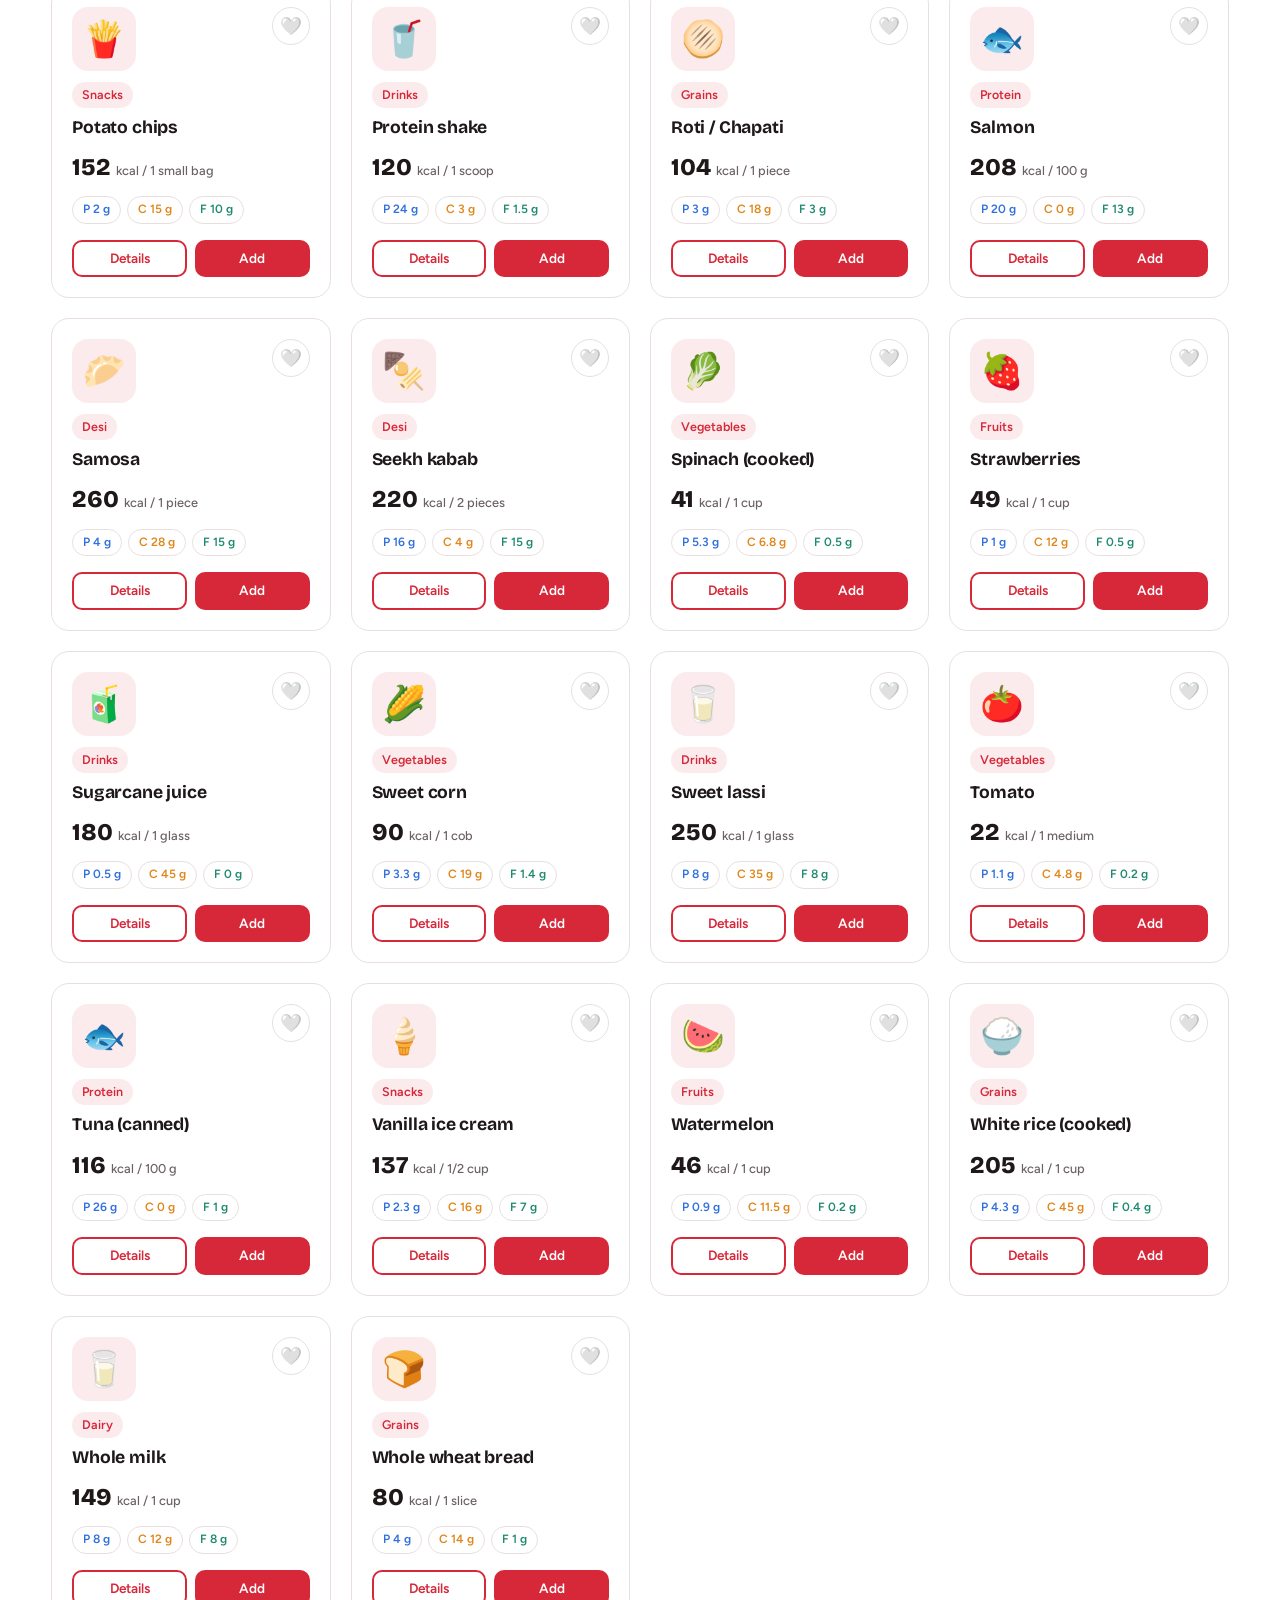
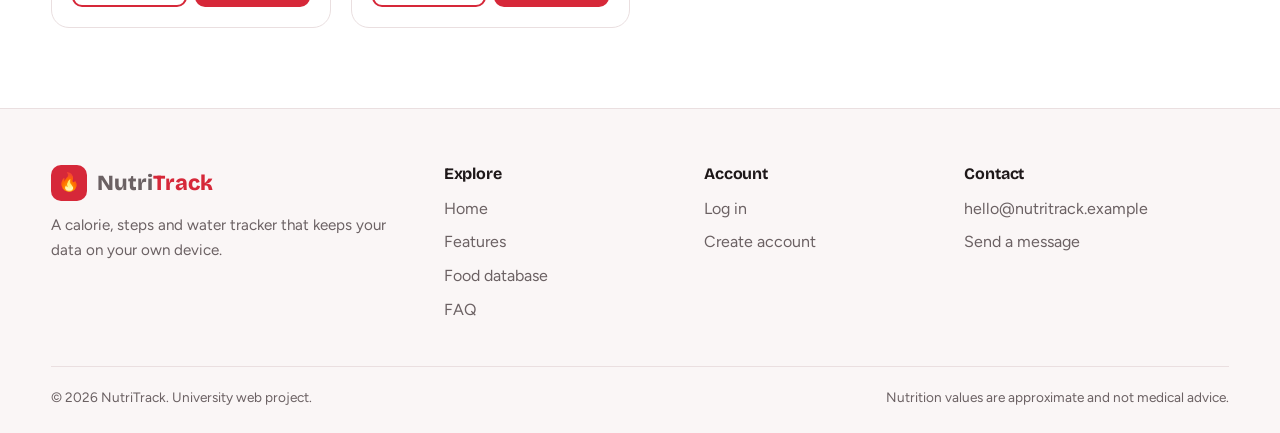
<file: pages/foods.html>
<!DOCTYPE html>
<html lang="en" data-theme="light">
<head>
  <meta charset="UTF-8">
  <meta name="viewport" content="width=device-width, initial-scale=1">
  <title>Food database | NutriTrack</title>
  <meta name="description" content="Search, filter and sort 70 foods with calories and macros.">
  <link rel="icon" href="../assets/favicon.svg" type="image/svg+xml">
  <link rel="preconnect" href="https://fonts.googleapis.com">
  <link rel="preconnect" href="https://fonts.gstatic.com" crossorigin>
  <link href="https://fonts.googleapis.com/css2?family=Bricolage+Grotesque:opsz,wght@12..96,600;12..96,700;12..96,800&family=Figtree:wght@400;500;600;700&display=swap" rel="stylesheet">
  <link rel="stylesheet" href="../css/style.css">
  <script>
    /* Apply the saved theme before the page paints (prevents a light flash) */
    (function () {
      try {
        var t = localStorage.getItem('nt_theme');
        if (!t) t = window.matchMedia('(prefers-color-scheme: dark)').matches ? 'dark' : 'light';
        document.documentElement.setAttribute('data-theme', t);
      } catch (e) {}
    })();
  </script>
</head>
<body data-page="foods" data-depth="1">
  <a class="skip-link" href="#main">Skip to content</a>

  <header class="site-header">
    <nav class="navbar container" aria-label="Main navigation">
      <a class="brand" href="../index.html" aria-label="NutriTrack home">
        <span class="brand-logo" aria-hidden="true">🔥</span><span>Nutri<b>Track</b></span>
      </a>
      <div class="nav-menu" id="navMenu">
        <ul class="nav-links"><li data-auth="guest"><a href="../index.html" data-page="index">Home</a></li><li data-auth="guest"><a href="about.html" data-page="about">About</a></li><li data-auth="guest"><a href="services.html" data-page="services">Features</a></li><li data-auth="guest"><a href="foods.html" data-page="foods">Foods</a></li><li data-auth="guest"><a href="faq.html" data-page="faq">FAQ</a></li><li data-auth="guest"><a href="contact.html" data-page="contact">Contact</a></li><li data-auth="user"><a href="dashboard.html" data-page="dashboard">Dashboard</a></li><li data-auth="user"><a href="foods.html" data-page="foods">Foods</a></li><li data-auth="user"><a href="diary.html" data-page="diary">Diary</a></li><li data-auth="user"><a href="activity.html" data-page="activity">Activity</a></li><li data-auth="user"><a href="profile.html" data-page="profile">Profile</a></li></ul>
        <div class="nav-actions">
          <a class="btn btn-ghost btn-sm" data-auth="guest" href="login.html">Log in</a>
          <a class="btn btn-primary btn-sm" data-auth="guest" href="register.html">Sign up</a>
          <button class="btn btn-outline btn-sm" id="logoutBtn" data-auth="user" type="button">Log out</button>
        </div>
      </div>
      <div class="nav-right">
        <button class="icon-btn" id="themeToggle" type="button" aria-label="Switch to dark mode">🌙</button>
        <button class="nav-toggle" type="button" aria-label="Open menu" aria-controls="navMenu" aria-expanded="false"><span></span><span></span><span></span></button>
      </div>
    </nav>
  </header>

  <main id="main">

    <section class="page-head"><div class="container row-between">
      <div><h1>Food database</h1><p>Search 70 foods, from fruit and grains to biryani and samosas. Values are per serving.</p></div>
      <button class="btn btn-outline" id="addCustomFood" type="button">+ Add your own food</button>
    </div></section>

    <div class="page-body"><div class="container">
      <div class="toolbar">
        <div class="search-box">
          <label class="sr-only" for="foodSearch">Search foods</label>
          <input class="input" id="foodSearch" type="search" placeholder="Search foods, e.g. biryani" autocomplete="off">
        </div>
        <label class="sr-only" for="foodSort">Sort foods</label>
        <select class="select" id="foodSort">
          <option value="name">Sort: Name A-Z</option>
          <option value="cal-asc">Calories: low to high</option>
          <option value="cal-desc">Calories: high to low</option>
          <option value="protein-desc">Protein: high to low</option>
        </select>
        <button class="chip" id="favOnly" type="button" aria-pressed="false">❤️ Favorites only</button>
      </div>
      <div class="chips" id="categoryChips" style="margin-bottom:20px" aria-label="Food categories"></div>
      <p class="result-count" id="resultCount" aria-live="polite"></p>
      <div class="food-grid" id="foodGrid"></div>
      <div class="empty" id="foodEmpty" hidden><h3>No foods match</h3><p>Try another word or clear the filters.</p><button class="btn btn-outline btn-sm" id="clearFilters" type="button" style="margin-top:14px">Clear filters</button></div>
    </div></div>

  </main>

  <footer class="site-footer">
    <div class="container">
      <div class="footer-grid">
        <div>
          <a class="brand" href="../index.html"><span class="brand-logo" aria-hidden="true">🔥</span><span>Nutri<b>Track</b></span></a>
          <p>A calorie, steps and water tracker that keeps your data on your own device.</p>
        </div>
        <nav aria-label="Explore">
          <h4>Explore</h4>
          <ul>
            <li><a href="../index.html">Home</a></li>
            <li><a href="services.html">Features</a></li>
            <li><a href="foods.html">Food database</a></li>
            <li><a href="faq.html">FAQ</a></li>
          </ul>
        </nav>
        <nav aria-label="Account">
          <h4>Account</h4>
          <ul>
            <li data-auth="guest"><a href="login.html">Log in</a></li>
            <li data-auth="guest"><a href="register.html">Create account</a></li>
            <li data-auth="user"><a href="dashboard.html">Dashboard</a></li>
            <li data-auth="user"><a href="diary.html">Diary</a></li>
            <li data-auth="user"><a href="profile.html">Profile</a></li>
          </ul>
        </nav>
        <div>
          <h4>Contact</h4>
          <ul>
            <li><a href="mailto:hello@nutritrack.example">hello@nutritrack.example</a></li>
            <li><a href="contact.html">Send a message</a></li>
          </ul>
        </div>
      </div>
      <div class="footer-bottom">
        <span>&copy; <span id="year">2026</span> NutriTrack. University web project.</span>
        <span>Nutrition values are approximate and not medical advice.</span>
      </div>
    </div>
  </footer>

  <button class="scroll-top" id="scrollTop" type="button" aria-label="Scroll to top">↑</button>

<script src="../js/data.js"></script>
<script src="../js/storage.js"></script>
<script src="../js/calc.js"></script>
<script src="../js/app.js"></script>
<script src="../js/foods.js"></script>
</body>
</html>
</file>
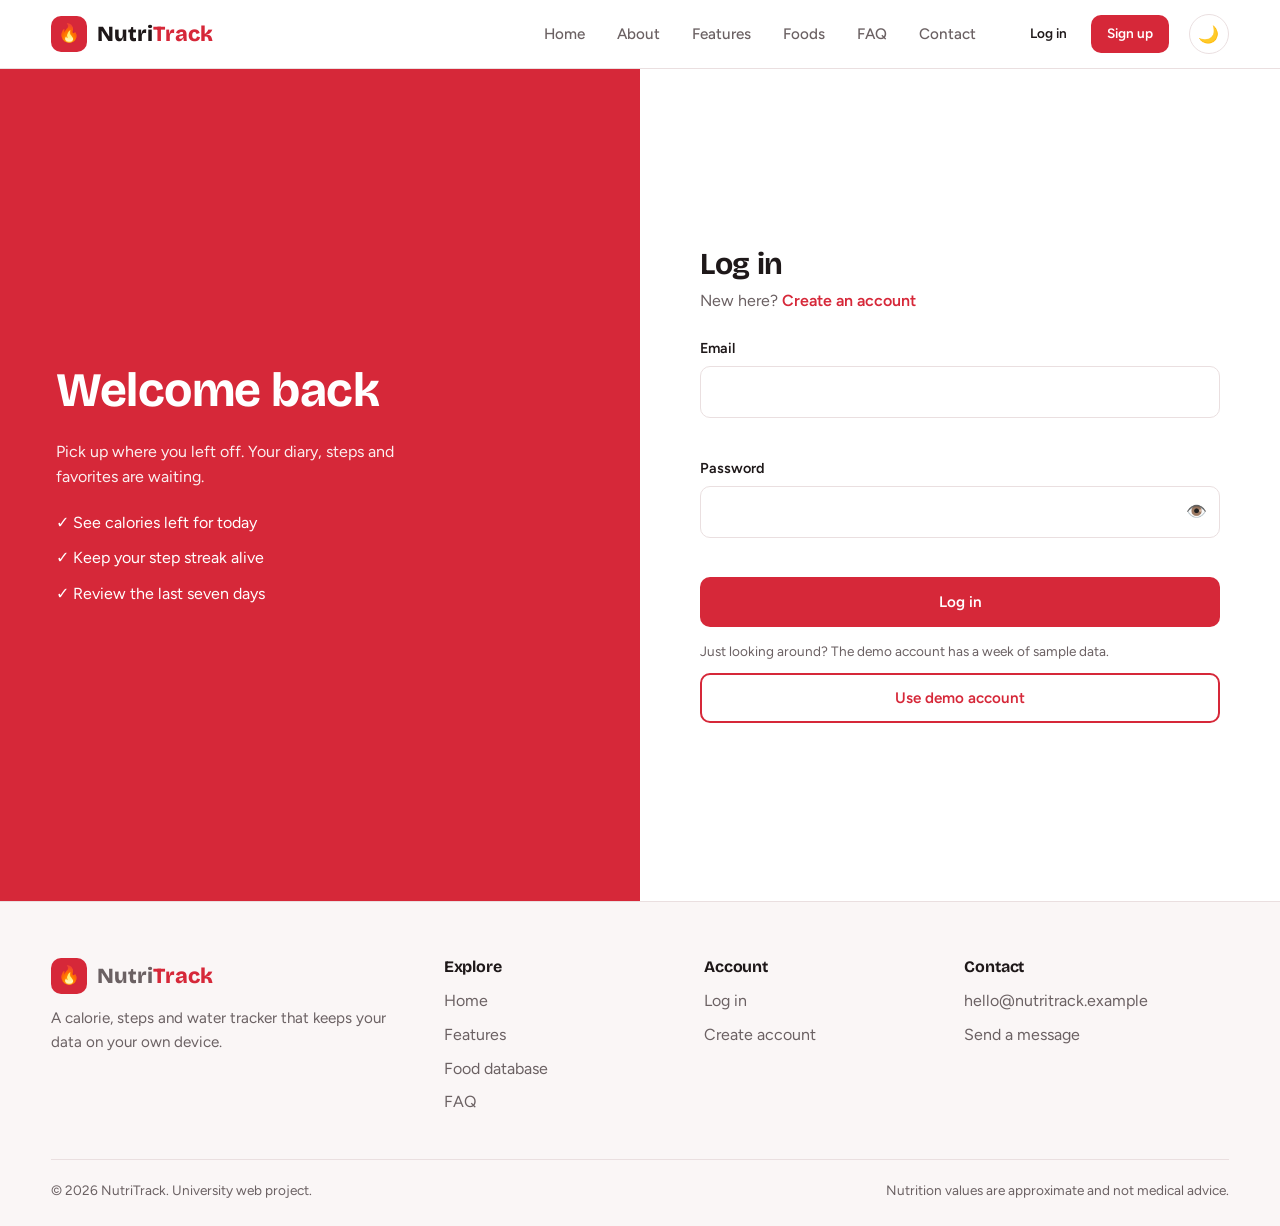
<file: pages/login.html>
<!DOCTYPE html>
<html lang="en" data-theme="light">
<head>
  <meta charset="UTF-8">
  <meta name="viewport" content="width=device-width, initial-scale=1">
  <title>Log in | NutriTrack</title>
  <meta name="description" content="Log in to your NutriTrack account.">
  <link rel="icon" href="../assets/favicon.svg" type="image/svg+xml">
  <link rel="preconnect" href="https://fonts.googleapis.com">
  <link rel="preconnect" href="https://fonts.gstatic.com" crossorigin>
  <link href="https://fonts.googleapis.com/css2?family=Bricolage+Grotesque:opsz,wght@12..96,600;12..96,700;12..96,800&family=Figtree:wght@400;500;600;700&display=swap" rel="stylesheet">
  <link rel="stylesheet" href="../css/style.css">
  <script>
    /* Apply the saved theme before the page paints (prevents a light flash) */
    (function () {
      try {
        var t = localStorage.getItem('nt_theme');
        if (!t) t = window.matchMedia('(prefers-color-scheme: dark)').matches ? 'dark' : 'light';
        document.documentElement.setAttribute('data-theme', t);
      } catch (e) {}
    })();
  </script>
</head>
<body data-page="login" data-depth="1">
  <a class="skip-link" href="#main">Skip to content</a>

  <header class="site-header">
    <nav class="navbar container" aria-label="Main navigation">
      <a class="brand" href="../index.html" aria-label="NutriTrack home">
        <span class="brand-logo" aria-hidden="true">🔥</span><span>Nutri<b>Track</b></span>
      </a>
      <div class="nav-menu" id="navMenu">
        <ul class="nav-links"><li data-auth="guest"><a href="../index.html" data-page="index">Home</a></li><li data-auth="guest"><a href="about.html" data-page="about">About</a></li><li data-auth="guest"><a href="services.html" data-page="services">Features</a></li><li data-auth="guest"><a href="foods.html" data-page="foods">Foods</a></li><li data-auth="guest"><a href="faq.html" data-page="faq">FAQ</a></li><li data-auth="guest"><a href="contact.html" data-page="contact">Contact</a></li><li data-auth="user"><a href="dashboard.html" data-page="dashboard">Dashboard</a></li><li data-auth="user"><a href="foods.html" data-page="foods">Foods</a></li><li data-auth="user"><a href="diary.html" data-page="diary">Diary</a></li><li data-auth="user"><a href="activity.html" data-page="activity">Activity</a></li><li data-auth="user"><a href="profile.html" data-page="profile">Profile</a></li></ul>
        <div class="nav-actions">
          <a class="btn btn-ghost btn-sm" data-auth="guest" href="login.html">Log in</a>
          <a class="btn btn-primary btn-sm" data-auth="guest" href="register.html">Sign up</a>
          <button class="btn btn-outline btn-sm" id="logoutBtn" data-auth="user" type="button">Log out</button>
        </div>
      </div>
      <div class="nav-right">
        <button class="icon-btn" id="themeToggle" type="button" aria-label="Switch to dark mode">🌙</button>
        <button class="nav-toggle" type="button" aria-label="Open menu" aria-controls="navMenu" aria-expanded="false"><span></span><span></span><span></span></button>
      </div>
    </nav>
  </header>

  <main id="main">

    <div class="auth-wrap">
      <aside class="auth-side">
        <h1>Welcome back</h1>
        <p>Pick up where you left off. Your diary, steps and favorites are waiting.</p>
        <ul>
          <li>See calories left for today</li>
          <li>Keep your step streak alive</li>
          <li>Review the last seven days</li>
        </ul>
      </aside>
      <section class="auth-main">
        <div>
          <h2>Log in</h2>
          <p class="muted" style="margin-bottom:24px">New here? <a class="link" href="register.html">Create an account</a></p>
          <div class="alert error" id="loginAlert" role="alert" hidden style="margin-bottom:18px">Email or password is incorrect. Check both and try again.</div>
          <form id="loginForm" novalidate>
            <div class="form-group"><label for="lEmail">Email</label><input class="input" id="lEmail" name="email" type="email" autocomplete="email"><span class="field-error"></span></div>
            <div class="form-group"><label for="lPassword">Password</label>
              <div class="password-wrap"><input class="input" id="lPassword" name="password" type="password" autocomplete="current-password"><button class="toggle-pw" type="button" aria-label="Show password">👁️</button></div>
              <span class="field-error"></span></div>
            <button class="btn btn-primary btn-block" type="submit">Log in</button>
          </form>
          <p class="form-note">Just looking around? The demo account has a week of sample data.</p>
          <button class="btn btn-outline btn-block" id="demoLogin" type="button" style="margin-top:10px">Use demo account</button>
        </div>
      </section>
    </div>

  </main>

  <footer class="site-footer">
    <div class="container">
      <div class="footer-grid">
        <div>
          <a class="brand" href="../index.html"><span class="brand-logo" aria-hidden="true">🔥</span><span>Nutri<b>Track</b></span></a>
          <p>A calorie, steps and water tracker that keeps your data on your own device.</p>
        </div>
        <nav aria-label="Explore">
          <h4>Explore</h4>
          <ul>
            <li><a href="../index.html">Home</a></li>
            <li><a href="services.html">Features</a></li>
            <li><a href="foods.html">Food database</a></li>
            <li><a href="faq.html">FAQ</a></li>
          </ul>
        </nav>
        <nav aria-label="Account">
          <h4>Account</h4>
          <ul>
            <li data-auth="guest"><a href="login.html">Log in</a></li>
            <li data-auth="guest"><a href="register.html">Create account</a></li>
            <li data-auth="user"><a href="dashboard.html">Dashboard</a></li>
            <li data-auth="user"><a href="diary.html">Diary</a></li>
            <li data-auth="user"><a href="profile.html">Profile</a></li>
          </ul>
        </nav>
        <div>
          <h4>Contact</h4>
          <ul>
            <li><a href="mailto:hello@nutritrack.example">hello@nutritrack.example</a></li>
            <li><a href="contact.html">Send a message</a></li>
          </ul>
        </div>
      </div>
      <div class="footer-bottom">
        <span>&copy; <span id="year">2026</span> NutriTrack. University web project.</span>
        <span>Nutrition values are approximate and not medical advice.</span>
      </div>
    </div>
  </footer>

  <button class="scroll-top" id="scrollTop" type="button" aria-label="Scroll to top">↑</button>

<script src="../js/data.js"></script>
<script src="../js/storage.js"></script>
<script src="../js/calc.js"></script>
<script src="../js/app.js"></script>
<script src="../js/auth.js"></script>
</body>
</html>
</file>
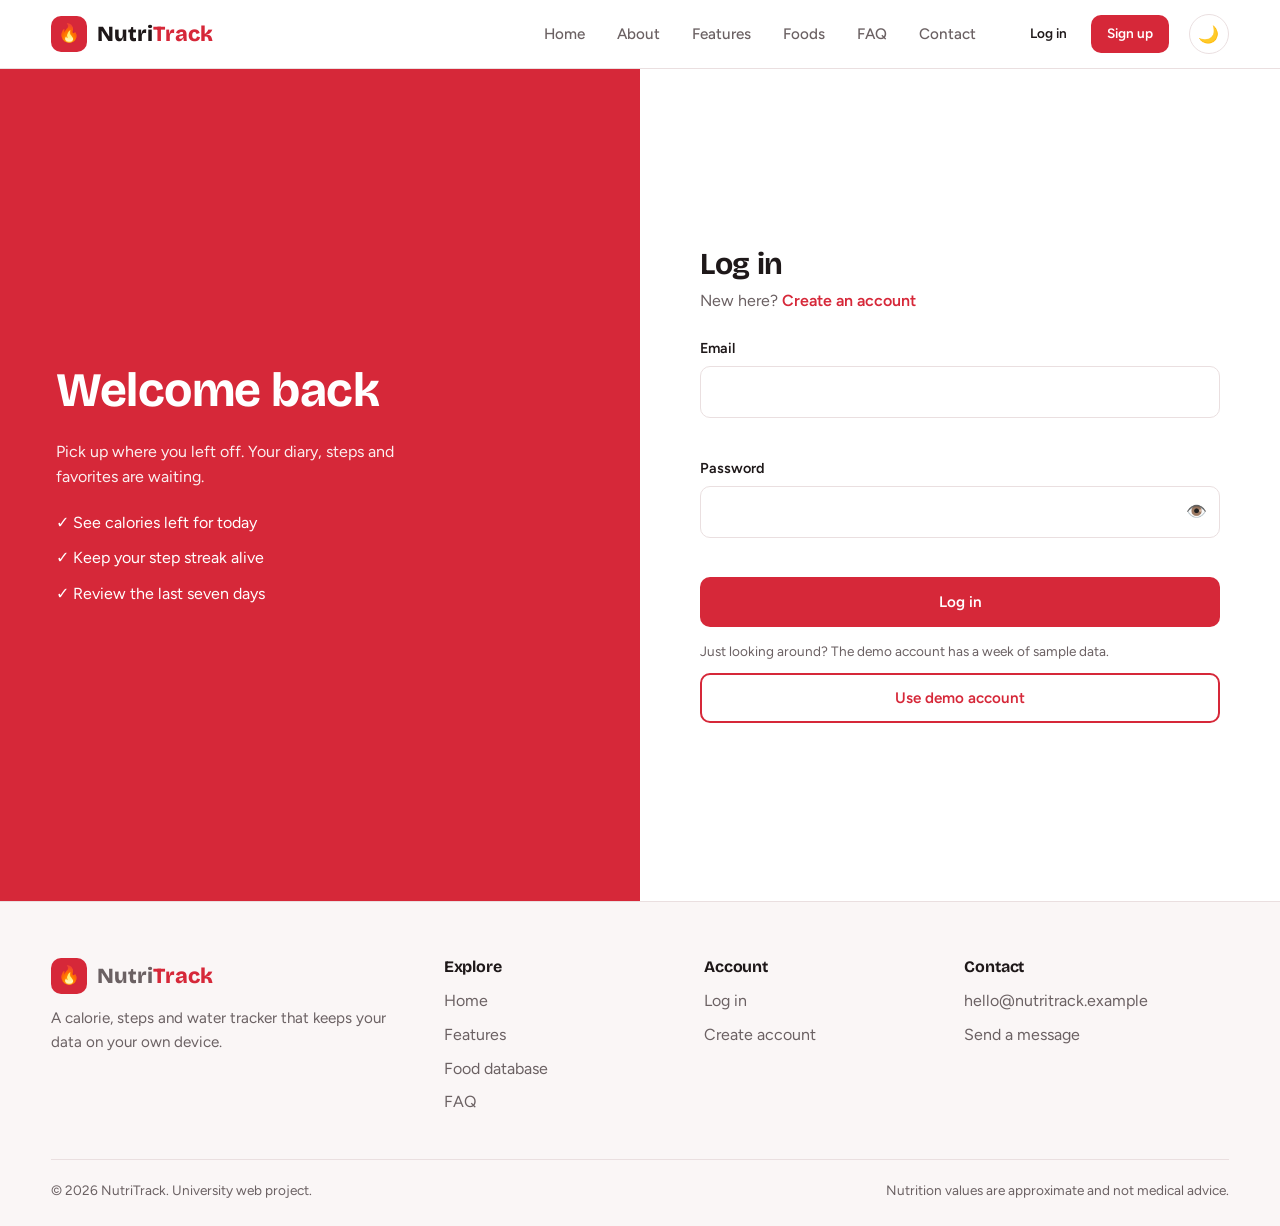
<file: pages/profile.html>
<!DOCTYPE html>
<html lang="en" data-theme="light">
<head>
  <meta charset="UTF-8">
  <meta name="viewport" content="width=device-width, initial-scale=1">
  <title>Profile | NutriTrack</title>
  <meta name="description" content="Edit your details, goals and appearance.">
  <link rel="icon" href="../assets/favicon.svg" type="image/svg+xml">
  <link rel="preconnect" href="https://fonts.googleapis.com">
  <link rel="preconnect" href="https://fonts.gstatic.com" crossorigin>
  <link href="https://fonts.googleapis.com/css2?family=Bricolage+Grotesque:opsz,wght@12..96,600;12..96,700;12..96,800&family=Figtree:wght@400;500;600;700&display=swap" rel="stylesheet">
  <link rel="stylesheet" href="../css/style.css">
  <script>
    /* Apply the saved theme before the page paints (prevents a light flash) */
    (function () {
      try {
        var t = localStorage.getItem('nt_theme');
        if (!t) t = window.matchMedia('(prefers-color-scheme: dark)').matches ? 'dark' : 'light';
        document.documentElement.setAttribute('data-theme', t);
      } catch (e) {}
    })();
  </script>
</head>
<body data-page="profile" data-depth="1" data-protected="true">
  <a class="skip-link" href="#main">Skip to content</a>

  <header class="site-header">
    <nav class="navbar container" aria-label="Main navigation">
      <a class="brand" href="../index.html" aria-label="NutriTrack home">
        <span class="brand-logo" aria-hidden="true">🔥</span><span>Nutri<b>Track</b></span>
      </a>
      <div class="nav-menu" id="navMenu">
        <ul class="nav-links"><li data-auth="guest"><a href="../index.html" data-page="index">Home</a></li><li data-auth="guest"><a href="about.html" data-page="about">About</a></li><li data-auth="guest"><a href="services.html" data-page="services">Features</a></li><li data-auth="guest"><a href="foods.html" data-page="foods">Foods</a></li><li data-auth="guest"><a href="faq.html" data-page="faq">FAQ</a></li><li data-auth="guest"><a href="contact.html" data-page="contact">Contact</a></li><li data-auth="user"><a href="dashboard.html" data-page="dashboard">Dashboard</a></li><li data-auth="user"><a href="foods.html" data-page="foods">Foods</a></li><li data-auth="user"><a href="diary.html" data-page="diary">Diary</a></li><li data-auth="user"><a href="activity.html" data-page="activity">Activity</a></li><li data-auth="user"><a href="profile.html" data-page="profile">Profile</a></li></ul>
        <div class="nav-actions">
          <a class="btn btn-ghost btn-sm" data-auth="guest" href="login.html">Log in</a>
          <a class="btn btn-primary btn-sm" data-auth="guest" href="register.html">Sign up</a>
          <button class="btn btn-outline btn-sm" id="logoutBtn" data-auth="user" type="button">Log out</button>
        </div>
      </div>
      <div class="nav-right">
        <button class="icon-btn" id="themeToggle" type="button" aria-label="Switch to dark mode">🌙</button>
        <button class="nav-toggle" type="button" aria-label="Open menu" aria-controls="navMenu" aria-expanded="false"><span></span><span></span><span></span></button>
      </div>
    </nav>
  </header>

  <main id="main">

    <section class="page-head"><div class="container">
      <h1>Profile and goals</h1>
      <p>Signed in as <b id="profileEmail"></b></p>
    </div></section>

    <div class="page-body"><div class="container profile-grid">
      <section class="panel" aria-labelledby="pfTitle">
        <h3 id="pfTitle">Your details</h3>
        <form id="profileForm" novalidate>
          <div class="form-group"><label for="pName">Full name</label><input class="input" id="pName" name="name" type="text"><span class="field-error"></span></div>
          <div class="form-row">
            <div class="form-group"><label for="pAge">Age</label><input class="input" id="pAge" name="age" type="number"><span class="field-error"></span></div>
            <div class="form-group"><label for="pGender">Gender</label><select class="select" id="pGender" name="gender"><option value="male">Male</option><option value="female">Female</option></select></div>
          </div>
          <div class="form-row">
            <div class="form-group"><label for="pHeight">Height (cm)</label><input class="input" id="pHeight" name="height" type="number"><span class="field-error"></span></div>
            <div class="form-group"><label for="pWeight">Weight (kg)</label><input class="input" id="pWeight" name="weight" type="number" step="0.1"><span class="field-error"></span></div>
          </div>
          <div class="form-row">
            <div class="form-group"><label for="pActivity">Activity level</label><select class="select" id="pActivity" name="activity"><option value="sedentary">Sedentary</option><option value="light">Light (1-3 days/week)</option><option value="moderate">Moderate (3-5 days/week)</option><option value="active">Active (6-7 days/week)</option></select></div>
            <div class="form-group"><label for="pGoal">Goal</label><select class="select" id="pGoal" name="goal"><option value="lose">Lose weight</option><option value="maintain">Maintain weight</option><option value="gain">Gain weight</option></select></div>
          </div>
          <div class="form-row form-row-3">
            <div class="form-group"><label for="pCal">Calorie goal (kcal)</label><input class="input" id="pCal" name="calorieGoal" type="number"><span class="field-error"></span></div>
            <div class="form-group"><label for="pSteps">Step goal</label><input class="input" id="pSteps" name="stepGoal" type="number"><span class="field-error"></span></div>
            <div class="form-group"><label for="pWater">Water (glasses)</label><input class="input" id="pWater" name="waterGoal" type="number"><span class="field-error"></span></div>
          </div>
          <div class="row">
            <button class="btn btn-primary" type="submit">Save changes</button>
            <button class="btn btn-outline" id="recalcGoal" type="button">Recalculate calorie goal</button>
          </div>
        </form>
      </section>

      <div class="stack">
        <section class="panel" aria-labelledby="bmiTitle">
          <h3 id="bmiTitle">Body mass index</h3>
          <div class="row"><span class="big-number" id="bmiValue">0</span><b id="bmiLabel"></b></div>
          <div class="bmi-scale" role="img" aria-label="BMI scale from 15 to 40"><span class="bmi-marker" id="bmiMarker"></span></div>
          <div class="bmi-ticks"><span>15</span><span>18.5</span><span>25</span><span>30</span><span>40</span></div>
          <p class="muted small" style="margin-top:14px">Resting calories (BMR): <b id="bmrValue">0</b> kcal. Suggested goal from your body data: <b id="suggestedGoal">0</b> kcal.</p>
        </section>

        <section class="panel" aria-labelledby="statsTitle">
          <h3 id="statsTitle">Your tracking</h3>
          <div class="stat-tiles">
            <div class="result-box"><strong id="statDays">0</strong><span>days logged</span></div>
            <div class="result-box"><strong id="statFoods">0</strong><span>foods logged</span></div>
            <div class="result-box"><strong id="statFavs">0</strong><span>favorites</span></div>
            <div class="result-box"><strong id="statCustom">0</strong><span>custom foods</span></div>
          </div>
        </section>

        <section class="panel" aria-labelledby="appearTitle">
          <h3 id="appearTitle">Appearance</h3>
          <div class="form-group" style="margin:0"><label for="themeChoice">Theme</label>
            <select class="select" id="themeChoice"><option value="light">Light</option><option value="dark">Dark</option></select></div>
        </section>

        <section class="panel danger-zone" aria-labelledby="dataTitle">
          <h3 id="dataTitle">Your data</h3>
          <div class="row">
            <button class="btn btn-outline btn-sm" id="exportData" type="button">Download my data</button>
            <button class="btn btn-ghost btn-sm" id="resetData" type="button">Reset tracking data</button>
            <button class="btn btn-ghost btn-sm" id="deleteAccount" type="button">Delete account</button>
          </div>
        </section>
      </div>
    </div></div>

  </main>

  <footer class="site-footer">
    <div class="container">
      <div class="footer-grid">
        <div>
          <a class="brand" href="../index.html"><span class="brand-logo" aria-hidden="true">🔥</span><span>Nutri<b>Track</b></span></a>
          <p>A calorie, steps and water tracker that keeps your data on your own device.</p>
        </div>
        <nav aria-label="Explore">
          <h4>Explore</h4>
          <ul>
            <li><a href="../index.html">Home</a></li>
            <li><a href="services.html">Features</a></li>
            <li><a href="foods.html">Food database</a></li>
            <li><a href="faq.html">FAQ</a></li>
          </ul>
        </nav>
        <nav aria-label="Account">
          <h4>Account</h4>
          <ul>
            <li data-auth="guest"><a href="login.html">Log in</a></li>
            <li data-auth="guest"><a href="register.html">Create account</a></li>
            <li data-auth="user"><a href="dashboard.html">Dashboard</a></li>
            <li data-auth="user"><a href="diary.html">Diary</a></li>
            <li data-auth="user"><a href="profile.html">Profile</a></li>
          </ul>
        </nav>
        <div>
          <h4>Contact</h4>
          <ul>
            <li><a href="mailto:hello@nutritrack.example">hello@nutritrack.example</a></li>
            <li><a href="contact.html">Send a message</a></li>
          </ul>
        </div>
      </div>
      <div class="footer-bottom">
        <span>&copy; <span id="year">2026</span> NutriTrack. University web project.</span>
        <span>Nutrition values are approximate and not medical advice.</span>
      </div>
    </div>
  </footer>

  <button class="scroll-top" id="scrollTop" type="button" aria-label="Scroll to top">↑</button>

<script src="../js/data.js"></script>
<script src="../js/storage.js"></script>
<script src="../js/calc.js"></script>
<script src="../js/app.js"></script>
<script src="../js/profile.js"></script>
</body>
</html>
</file>
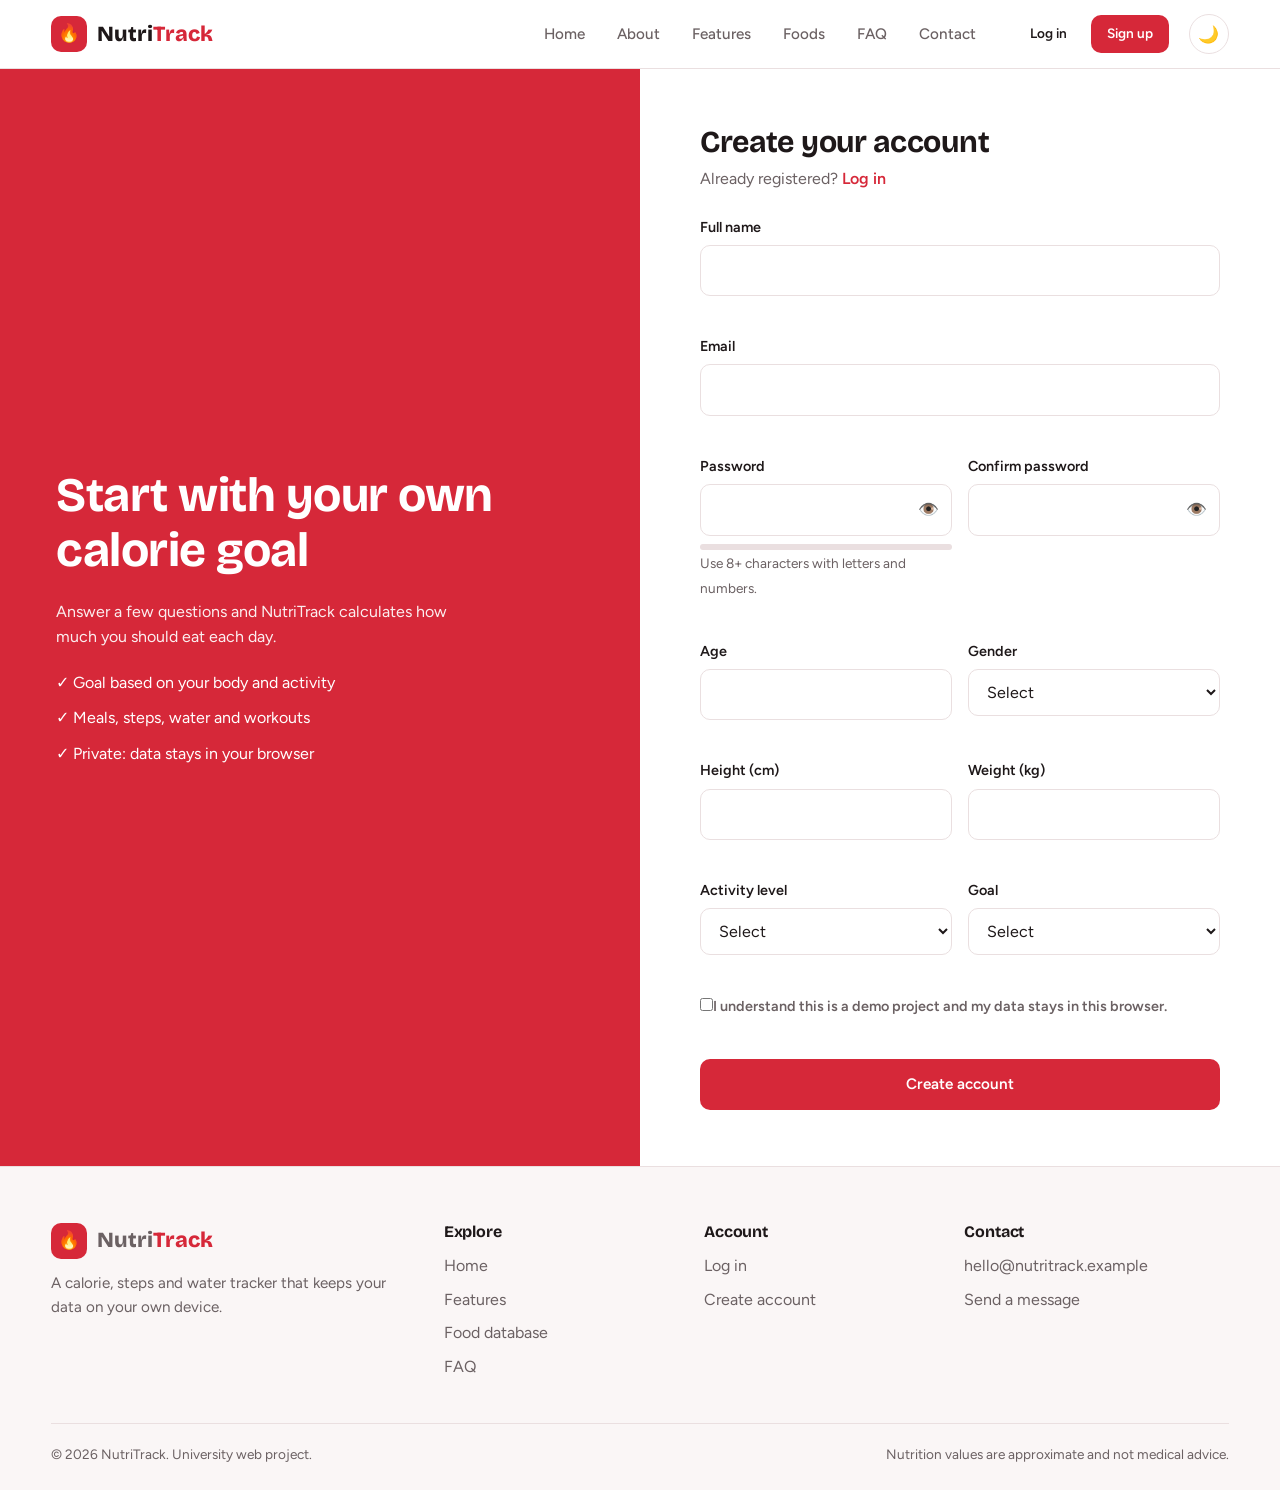
<file: pages/register.html>
<!DOCTYPE html>
<html lang="en" data-theme="light">
<head>
  <meta charset="UTF-8">
  <meta name="viewport" content="width=device-width, initial-scale=1">
  <title>Create account | NutriTrack</title>
  <meta name="description" content="Create a free NutriTrack account and get your daily calorie goal.">
  <link rel="icon" href="../assets/favicon.svg" type="image/svg+xml">
  <link rel="preconnect" href="https://fonts.googleapis.com">
  <link rel="preconnect" href="https://fonts.gstatic.com" crossorigin>
  <link href="https://fonts.googleapis.com/css2?family=Bricolage+Grotesque:opsz,wght@12..96,600;12..96,700;12..96,800&family=Figtree:wght@400;500;600;700&display=swap" rel="stylesheet">
  <link rel="stylesheet" href="../css/style.css">
  <script>
    /* Apply the saved theme before the page paints (prevents a light flash) */
    (function () {
      try {
        var t = localStorage.getItem('nt_theme');
        if (!t) t = window.matchMedia('(prefers-color-scheme: dark)').matches ? 'dark' : 'light';
        document.documentElement.setAttribute('data-theme', t);
      } catch (e) {}
    })();
  </script>
</head>
<body data-page="register" data-depth="1">
  <a class="skip-link" href="#main">Skip to content</a>

  <header class="site-header">
    <nav class="navbar container" aria-label="Main navigation">
      <a class="brand" href="../index.html" aria-label="NutriTrack home">
        <span class="brand-logo" aria-hidden="true">🔥</span><span>Nutri<b>Track</b></span>
      </a>
      <div class="nav-menu" id="navMenu">
        <ul class="nav-links"><li data-auth="guest"><a href="../index.html" data-page="index">Home</a></li><li data-auth="guest"><a href="about.html" data-page="about">About</a></li><li data-auth="guest"><a href="services.html" data-page="services">Features</a></li><li data-auth="guest"><a href="foods.html" data-page="foods">Foods</a></li><li data-auth="guest"><a href="faq.html" data-page="faq">FAQ</a></li><li data-auth="guest"><a href="contact.html" data-page="contact">Contact</a></li><li data-auth="user"><a href="dashboard.html" data-page="dashboard">Dashboard</a></li><li data-auth="user"><a href="foods.html" data-page="foods">Foods</a></li><li data-auth="user"><a href="diary.html" data-page="diary">Diary</a></li><li data-auth="user"><a href="activity.html" data-page="activity">Activity</a></li><li data-auth="user"><a href="profile.html" data-page="profile">Profile</a></li></ul>
        <div class="nav-actions">
          <a class="btn btn-ghost btn-sm" data-auth="guest" href="login.html">Log in</a>
          <a class="btn btn-primary btn-sm" data-auth="guest" href="register.html">Sign up</a>
          <button class="btn btn-outline btn-sm" id="logoutBtn" data-auth="user" type="button">Log out</button>
        </div>
      </div>
      <div class="nav-right">
        <button class="icon-btn" id="themeToggle" type="button" aria-label="Switch to dark mode">🌙</button>
        <button class="nav-toggle" type="button" aria-label="Open menu" aria-controls="navMenu" aria-expanded="false"><span></span><span></span><span></span></button>
      </div>
    </nav>
  </header>

  <main id="main">

    <div class="auth-wrap">
      <aside class="auth-side">
        <h1>Start with your own calorie goal</h1>
        <p>Answer a few questions and NutriTrack calculates how much you should eat each day.</p>
        <ul>
          <li>Goal based on your body and activity</li>
          <li>Meals, steps, water and workouts</li>
          <li>Private: data stays in your browser</li>
        </ul>
      </aside>
      <section class="auth-main">
        <div>
          <h2>Create your account</h2>
          <p class="muted" style="margin-bottom:24px">Already registered? <a class="link" href="login.html">Log in</a></p>
          <form id="registerForm" novalidate>
            <div class="form-group"><label for="rName">Full name</label><input class="input" id="rName" name="name" type="text" autocomplete="name"><span class="field-error"></span></div>
            <div class="form-group"><label for="rEmail">Email</label><input class="input" id="rEmail" name="email" type="email" autocomplete="email"><span class="field-error"></span></div>
            <div class="form-row">
              <div class="form-group"><label for="rPassword">Password</label>
                <div class="password-wrap"><input class="input" id="rPassword" name="password" type="password" autocomplete="new-password"><button class="toggle-pw" type="button" aria-label="Show password">👁️</button></div>
                <div class="strength" id="strengthBar"><span></span></div>
                <span class="small muted" id="strengthText">Use 8+ characters with letters and numbers.</span><span class="field-error"></span></div>
              <div class="form-group"><label for="rConfirm">Confirm password</label>
                <div class="password-wrap"><input class="input" id="rConfirm" name="confirm" type="password" autocomplete="new-password"><button class="toggle-pw" type="button" aria-label="Show password">👁️</button></div>
                <span class="field-error"></span></div>
            </div>
            <div class="form-row">
              <div class="form-group"><label for="rAge">Age</label><input class="input" id="rAge" name="age" type="number" min="14" max="100" inputmode="numeric"><span class="field-error"></span></div>
              <div class="form-group"><label for="rGender">Gender</label>
                <select class="select" id="rGender" name="gender"><option value="">Select</option><option value="male">Male</option><option value="female">Female</option></select><span class="field-error"></span></div>
            </div>
            <div class="form-row">
              <div class="form-group"><label for="rHeight">Height (cm)</label><input class="input" id="rHeight" name="height" type="number" min="100" max="250" inputmode="numeric"><span class="field-error"></span></div>
              <div class="form-group"><label for="rWeight">Weight (kg)</label><input class="input" id="rWeight" name="weight" type="number" min="30" max="300" inputmode="decimal"><span class="field-error"></span></div>
            </div>
            <div class="form-row">
              <div class="form-group"><label for="rActivity">Activity level</label>
                <select class="select" id="rActivity" name="activity"><option value="">Select</option><option value="sedentary">Sedentary</option><option value="light">Light (1-3 days/week)</option><option value="moderate">Moderate (3-5 days/week)</option><option value="active">Active (6-7 days/week)</option></select><span class="field-error"></span></div>
              <div class="form-group"><label for="rGoal">Goal</label>
                <select class="select" id="rGoal" name="goal"><option value="">Select</option><option value="lose">Lose weight</option><option value="maintain">Maintain weight</option><option value="gain">Gain weight</option></select><span class="field-error"></span></div>
            </div>
            <div class="form-group">
              <label class="check"><input type="checkbox" name="terms"><span>I understand this is a demo project and my data stays in this browser.</span></label>
              <span class="field-error" id="termsError"></span>
            </div>
            <button class="btn btn-primary btn-block" type="submit">Create account</button>
          </form>
        </div>
      </section>
    </div>

  </main>

  <footer class="site-footer">
    <div class="container">
      <div class="footer-grid">
        <div>
          <a class="brand" href="../index.html"><span class="brand-logo" aria-hidden="true">🔥</span><span>Nutri<b>Track</b></span></a>
          <p>A calorie, steps and water tracker that keeps your data on your own device.</p>
        </div>
        <nav aria-label="Explore">
          <h4>Explore</h4>
          <ul>
            <li><a href="../index.html">Home</a></li>
            <li><a href="services.html">Features</a></li>
            <li><a href="foods.html">Food database</a></li>
            <li><a href="faq.html">FAQ</a></li>
          </ul>
        </nav>
        <nav aria-label="Account">
          <h4>Account</h4>
          <ul>
            <li data-auth="guest"><a href="login.html">Log in</a></li>
            <li data-auth="guest"><a href="register.html">Create account</a></li>
            <li data-auth="user"><a href="dashboard.html">Dashboard</a></li>
            <li data-auth="user"><a href="diary.html">Diary</a></li>
            <li data-auth="user"><a href="profile.html">Profile</a></li>
          </ul>
        </nav>
        <div>
          <h4>Contact</h4>
          <ul>
            <li><a href="mailto:hello@nutritrack.example">hello@nutritrack.example</a></li>
            <li><a href="contact.html">Send a message</a></li>
          </ul>
        </div>
      </div>
      <div class="footer-bottom">
        <span>&copy; <span id="year">2026</span> NutriTrack. University web project.</span>
        <span>Nutrition values are approximate and not medical advice.</span>
      </div>
    </div>
  </footer>

  <button class="scroll-top" id="scrollTop" type="button" aria-label="Scroll to top">↑</button>

<script src="../js/data.js"></script>
<script src="../js/storage.js"></script>
<script src="../js/calc.js"></script>
<script src="../js/app.js"></script>
<script src="../js/auth.js"></script>
</body>
</html>
</file>
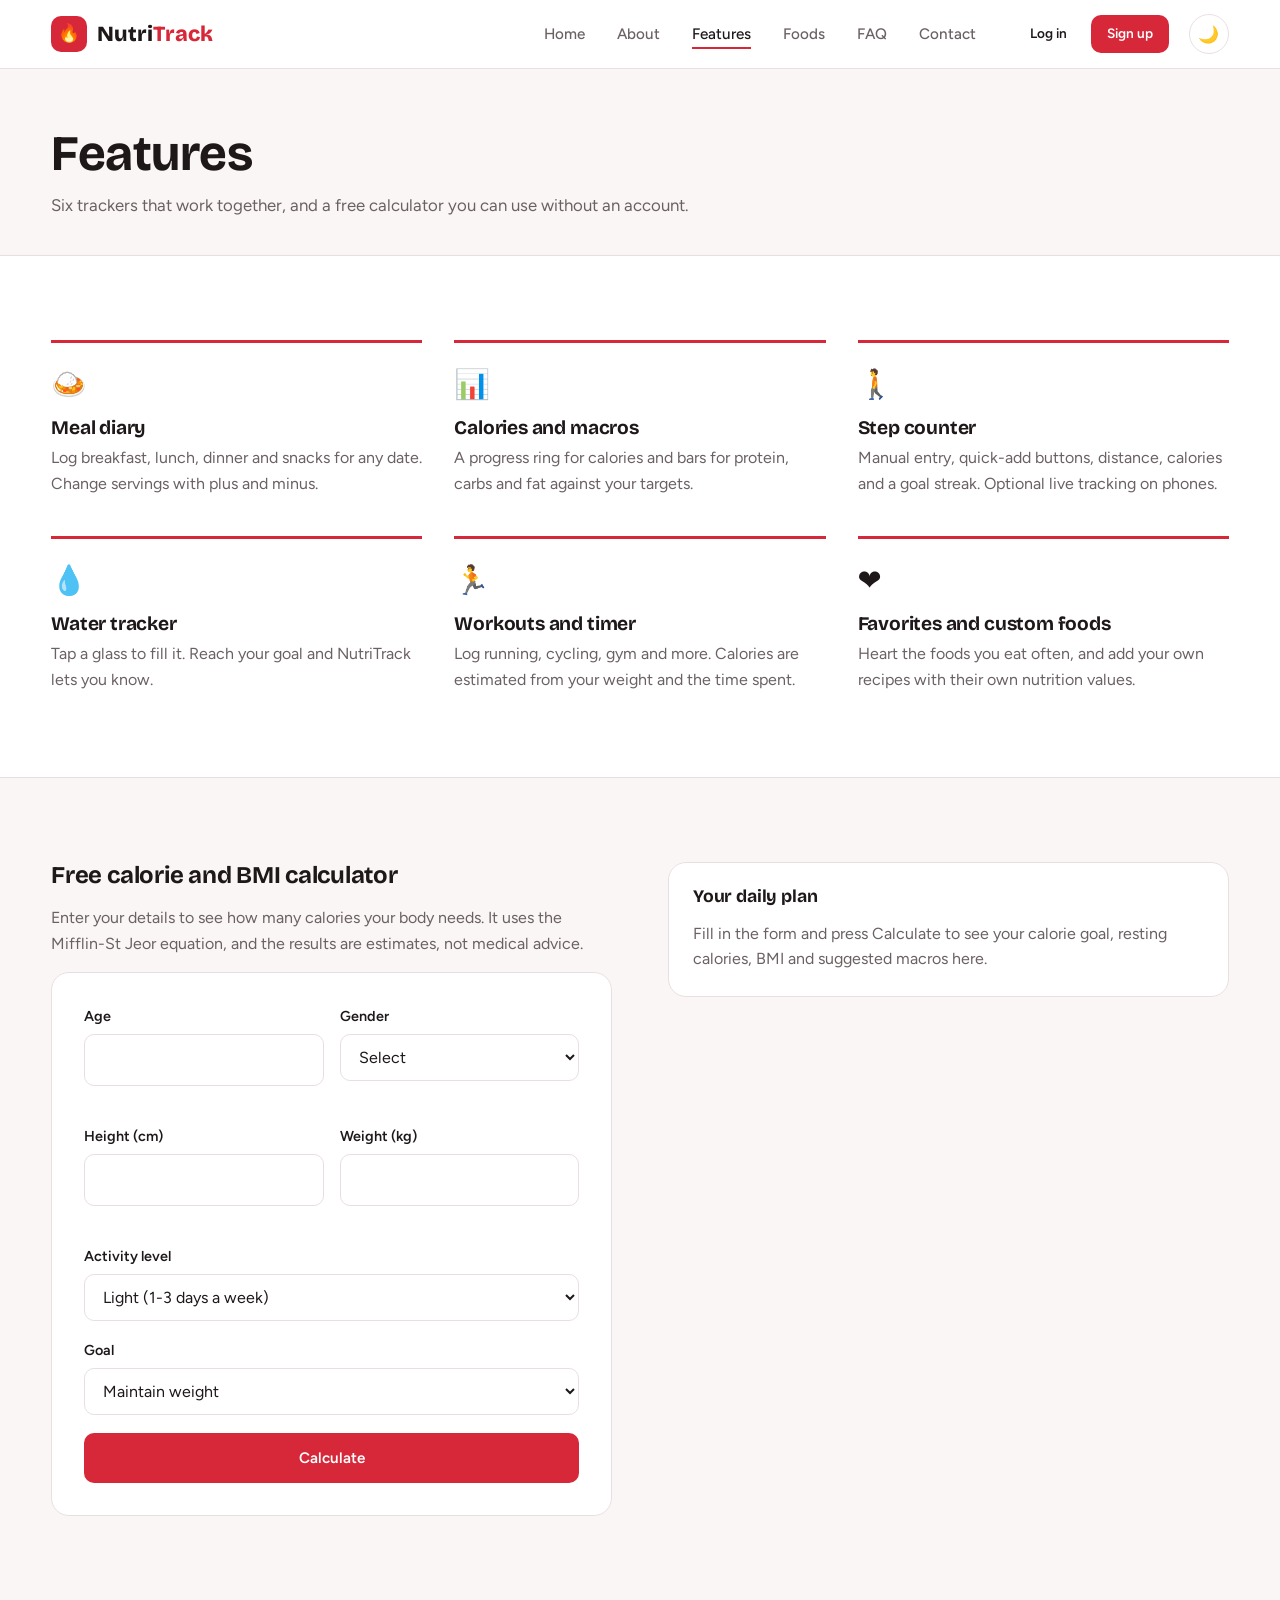
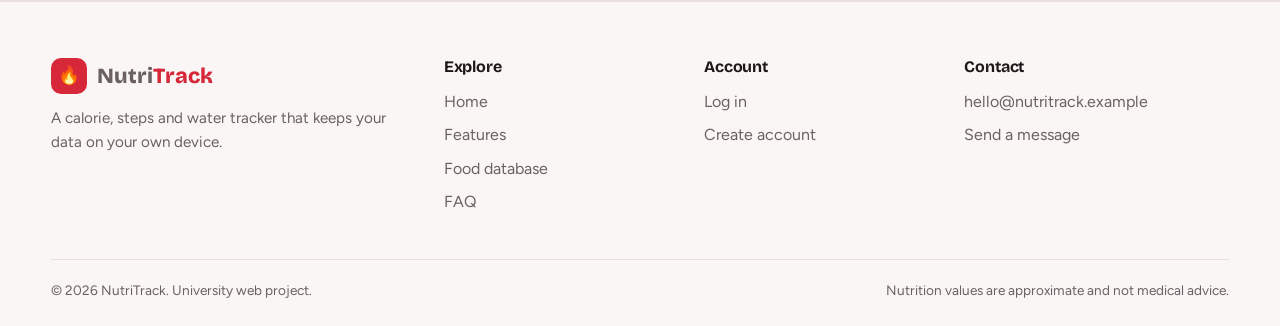
<file: pages/services.html>
<!DOCTYPE html>
<html lang="en" data-theme="light">
<head>
  <meta charset="UTF-8">
  <meta name="viewport" content="width=device-width, initial-scale=1">
  <title>Features | NutriTrack</title>
  <meta name="description" content="Everything NutriTrack can track, plus a free calorie and BMI calculator.">
  <link rel="icon" href="../assets/favicon.svg" type="image/svg+xml">
  <link rel="preconnect" href="https://fonts.googleapis.com">
  <link rel="preconnect" href="https://fonts.gstatic.com" crossorigin>
  <link href="https://fonts.googleapis.com/css2?family=Bricolage+Grotesque:opsz,wght@12..96,600;12..96,700;12..96,800&family=Figtree:wght@400;500;600;700&display=swap" rel="stylesheet">
  <link rel="stylesheet" href="../css/style.css">
  <script>
    /* Apply the saved theme before the page paints (prevents a light flash) */
    (function () {
      try {
        var t = localStorage.getItem('nt_theme');
        if (!t) t = window.matchMedia('(prefers-color-scheme: dark)').matches ? 'dark' : 'light';
        document.documentElement.setAttribute('data-theme', t);
      } catch (e) {}
    })();
  </script>
</head>
<body data-page="services" data-depth="1">
  <a class="skip-link" href="#main">Skip to content</a>

  <header class="site-header">
    <nav class="navbar container" aria-label="Main navigation">
      <a class="brand" href="../index.html" aria-label="NutriTrack home">
        <span class="brand-logo" aria-hidden="true">🔥</span><span>Nutri<b>Track</b></span>
      </a>
      <div class="nav-menu" id="navMenu">
        <ul class="nav-links"><li data-auth="guest"><a href="../index.html" data-page="index">Home</a></li><li data-auth="guest"><a href="about.html" data-page="about">About</a></li><li data-auth="guest"><a href="services.html" data-page="services">Features</a></li><li data-auth="guest"><a href="foods.html" data-page="foods">Foods</a></li><li data-auth="guest"><a href="faq.html" data-page="faq">FAQ</a></li><li data-auth="guest"><a href="contact.html" data-page="contact">Contact</a></li><li data-auth="user"><a href="dashboard.html" data-page="dashboard">Dashboard</a></li><li data-auth="user"><a href="foods.html" data-page="foods">Foods</a></li><li data-auth="user"><a href="diary.html" data-page="diary">Diary</a></li><li data-auth="user"><a href="activity.html" data-page="activity">Activity</a></li><li data-auth="user"><a href="profile.html" data-page="profile">Profile</a></li></ul>
        <div class="nav-actions">
          <a class="btn btn-ghost btn-sm" data-auth="guest" href="login.html">Log in</a>
          <a class="btn btn-primary btn-sm" data-auth="guest" href="register.html">Sign up</a>
          <button class="btn btn-outline btn-sm" id="logoutBtn" data-auth="user" type="button">Log out</button>
        </div>
      </div>
      <div class="nav-right">
        <button class="icon-btn" id="themeToggle" type="button" aria-label="Switch to dark mode">🌙</button>
        <button class="nav-toggle" type="button" aria-label="Open menu" aria-controls="navMenu" aria-expanded="false"><span></span><span></span><span></span></button>
      </div>
    </nav>
  </header>

  <main id="main">

    <section class="page-head"><div class="container">
      <h1>Features</h1>
      <p>Six trackers that work together, and a free calculator you can use without an account.</p>
    </div></section>

    <section class="section">
      <div class="container">
        <div class="feature-list">
          <article class="feature"><span class="ico" aria-hidden="true">🍛</span><h3>Meal diary</h3><p>Log breakfast, lunch, dinner and snacks for any date. Change servings with plus and minus.</p></article>
          <article class="feature"><span class="ico" aria-hidden="true">📊</span><h3>Calories and macros</h3><p>A progress ring for calories and bars for protein, carbs and fat against your targets.</p></article>
          <article class="feature"><span class="ico" aria-hidden="true">🚶</span><h3>Step counter</h3><p>Manual entry, quick-add buttons, distance, calories and a goal streak. Optional live tracking on phones.</p></article>
          <article class="feature"><span class="ico" aria-hidden="true">💧</span><h3>Water tracker</h3><p>Tap a glass to fill it. Reach your goal and NutriTrack lets you know.</p></article>
          <article class="feature"><span class="ico" aria-hidden="true">🏃</span><h3>Workouts and timer</h3><p>Log running, cycling, gym and more. Calories are estimated from your weight and the time spent.</p></article>
          <article class="feature"><span class="ico" aria-hidden="true">❤️</span><h3>Favorites and custom foods</h3><p>Heart the foods you eat often, and add your own recipes with their own nutrition values.</p></article>
        </div>
      </div>
    </section>

    <section class="section section-alt" aria-labelledby="calcTitle">
      <div class="container split" style="align-items:start">
        <div class="stack">
          <h2 id="calcTitle">Free calorie and BMI calculator</h2>
          <p class="muted">Enter your details to see how many calories your body needs. It uses the Mifflin-St Jeor equation, and the results are estimates, not medical advice.</p>
          <form id="calcForm" class="form-card" novalidate>
            <div class="form-row">
              <div class="form-group"><label for="cAge">Age</label><input class="input" id="cAge" name="age" type="number" min="14" max="100" inputmode="numeric"><span class="field-error"></span></div>
              <div class="form-group"><label for="cGender">Gender</label>
                <select class="select" id="cGender" name="gender"><option value="">Select</option><option value="male">Male</option><option value="female">Female</option></select><span class="field-error"></span></div>
            </div>
            <div class="form-row">
              <div class="form-group"><label for="cHeight">Height (cm)</label><input class="input" id="cHeight" name="height" type="number" min="100" max="250" inputmode="numeric"><span class="field-error"></span></div>
              <div class="form-group"><label for="cWeight">Weight (kg)</label><input class="input" id="cWeight" name="weight" type="number" min="30" max="300" inputmode="decimal"><span class="field-error"></span></div>
            </div>
            <div class="form-group"><label for="cActivity">Activity level</label>
              <select class="select" id="cActivity" name="activity">
                <option value="sedentary">Sedentary (little or no exercise)</option>
                <option value="light" selected>Light (1-3 days a week)</option>
                <option value="moderate">Moderate (3-5 days a week)</option>
                <option value="active">Active (6-7 days a week)</option>
              </select></div>
            <div class="form-group"><label for="cGoal">Goal</label>
              <select class="select" id="cGoal" name="goal"><option value="lose">Lose weight</option><option value="maintain" selected>Maintain weight</option><option value="gain">Gain weight</option></select></div>
            <button class="btn btn-primary btn-block" type="submit">Calculate</button>
          </form>
        </div>
        <div class="panel" id="calcResult" aria-live="polite">
          <h3>Your daily plan</h3>
          <p class="muted">Fill in the form and press Calculate to see your calorie goal, resting calories, BMI and suggested macros here.</p>
        </div>
      </div>
    </section>

  </main>

  <footer class="site-footer">
    <div class="container">
      <div class="footer-grid">
        <div>
          <a class="brand" href="../index.html"><span class="brand-logo" aria-hidden="true">🔥</span><span>Nutri<b>Track</b></span></a>
          <p>A calorie, steps and water tracker that keeps your data on your own device.</p>
        </div>
        <nav aria-label="Explore">
          <h4>Explore</h4>
          <ul>
            <li><a href="../index.html">Home</a></li>
            <li><a href="services.html">Features</a></li>
            <li><a href="foods.html">Food database</a></li>
            <li><a href="faq.html">FAQ</a></li>
          </ul>
        </nav>
        <nav aria-label="Account">
          <h4>Account</h4>
          <ul>
            <li data-auth="guest"><a href="login.html">Log in</a></li>
            <li data-auth="guest"><a href="register.html">Create account</a></li>
            <li data-auth="user"><a href="dashboard.html">Dashboard</a></li>
            <li data-auth="user"><a href="diary.html">Diary</a></li>
            <li data-auth="user"><a href="profile.html">Profile</a></li>
          </ul>
        </nav>
        <div>
          <h4>Contact</h4>
          <ul>
            <li><a href="mailto:hello@nutritrack.example">hello@nutritrack.example</a></li>
            <li><a href="contact.html">Send a message</a></li>
          </ul>
        </div>
      </div>
      <div class="footer-bottom">
        <span>&copy; <span id="year">2026</span> NutriTrack. University web project.</span>
        <span>Nutrition values are approximate and not medical advice.</span>
      </div>
    </div>
  </footer>

  <button class="scroll-top" id="scrollTop" type="button" aria-label="Scroll to top">↑</button>

<script src="../js/data.js"></script>
<script src="../js/storage.js"></script>
<script src="../js/calc.js"></script>
<script src="../js/app.js"></script>
<script src="../js/calculator.js"></script>
</body>
</html>
</file>
<file: css/style.css>
/* ==========================================================
   NutriTrack — style.css
   1 Tokens · 2 Base · 3 Layout · 4 Buttons · 5 Navbar · 6 Hero
   7 Content blocks · 8 Forms · 9 App UI · 10 Overlays
   11 Footer · 12 Motion · 13 Responsive
   ========================================================== */

/* Lets the progress ring animate smoothly when --p changes */
@property --p { syntax: '<number>'; inherits: false; initial-value: 0; }

/* ---------- 1. TOKENS (light theme default, dark overrides below) ---------- */
:root {
  --primary: #D62839;
  --btn: #D62839;
  --btn-hover: #B31F2E;
  --red-tint: #FCEBED;
  --bg: #FFFFFF;
  --surface: #FAF6F6;
  --card: #FFFFFF;
  --text: #1E1819;
  --muted: #6B6163;
  --border: #EADFE0;
  --header-bg: rgba(255, 255, 255, .92);
  --ok: #1F8A70;
  --warn: #E0861A;
  --info: #2F6FDE;
  --protein: #2F6FDE;
  --carbs: #E0861A;
  --fat: #1F8A70;
  --radius: 18px;
  --radius-sm: 10px;
  --header-h: 68px;
  --shadow-pop: 0 18px 48px rgba(60, 10, 16, .18);
  --font-head: 'Bricolage Grotesque', 'Figtree', system-ui, sans-serif;
  --font: 'Figtree', system-ui, -apple-system, 'Segoe UI', Roboto, sans-serif;
  --ease: .25s cubic-bezier(.4, 0, .2, 1);
}

[data-theme="dark"] {
  --primary: #FF6B75;
  --red-tint: #2C1417;
  --bg: #131011;
  --surface: #1A1617;
  --card: #1F1A1B;
  --text: #F6F0F0;
  --muted: #A99FA1;
  --border: #332B2D;
  --header-bg: rgba(19, 16, 17, .92);
  --ok: #3CC4A0;
  --warn: #F2A14A;
  --info: #6C9BFF;
  --protein: #6C9BFF;
  --carbs: #F2A14A;
  --fat: #3CC4A0;
  --shadow-pop: 0 18px 48px rgba(0, 0, 0, .6);
}

/* ---------- 2. BASE ---------- */
*, *::before, *::after { box-sizing: border-box; margin: 0; padding: 0; }
html { scroll-behavior: smooth; }
body {
  font-family: var(--font);
  background: var(--bg);
  color: var(--text);
  line-height: 1.6;
  min-height: 100vh;
  display: flex;
  flex-direction: column;
  transition: background var(--ease), color var(--ease);
}
main { flex: 1; }
img, svg { max-width: 100%; display: block; }
a { color: inherit; text-decoration: none; }
ul, ol { list-style: none; }
button, input, select, textarea { font: inherit; color: inherit; }
button { cursor: pointer; }
[hidden] { display: none !important; }
body:not(.auth-ready) [data-auth] { visibility: hidden; }
h1, h2, h3, h4 { font-family: var(--font-head); line-height: 1.15; font-weight: 700; letter-spacing: -.01em; }
:focus-visible { outline: 3px solid var(--primary); outline-offset: 2px; border-radius: 4px; }
.sr-only { position: absolute; width: 1px; height: 1px; overflow: hidden; clip: rect(0 0 0 0); white-space: nowrap; }
.skip-link { position: absolute; left: 12px; top: -60px; background: var(--btn); color: #fff; padding: 10px 16px; border-radius: 8px; z-index: 500; transition: top var(--ease); }
.skip-link:focus { top: 12px; }
.muted { color: var(--muted); }
.small { font-size: .85rem; }
.text-primary { color: var(--primary); }

/* ---------- 3. LAYOUT ---------- */
.container { width: min(1180px, 92%); margin-inline: auto; }
.section { padding: 84px 0; }
.section-alt { background: var(--surface); border-block: 1px solid var(--border); }
.section-head { max-width: 620px; margin-bottom: 44px; }
.section-head h2 { font-size: clamp(1.7rem, 3.2vw, 2.5rem); margin-bottom: 12px; }
.section-head p { color: var(--muted); font-size: 1.05rem; }
.grid { display: grid; gap: 24px; }
.grid-2 { grid-template-columns: repeat(2, 1fr); }
.grid-3 { grid-template-columns: repeat(3, 1fr); }
.split { display: grid; grid-template-columns: 1fr 1fr; gap: 56px; align-items: center; }
.stack > * + * { margin-top: 16px; }
.row { display: flex; align-items: center; gap: 12px; flex-wrap: wrap; }
.row-between { display: flex; align-items: center; justify-content: space-between; gap: 12px; flex-wrap: wrap; }
.page-head { padding: 56px 0 36px; border-bottom: 1px solid var(--border); background: var(--surface); }
.page-head h1 { font-size: clamp(2rem, 4.2vw, 3.1rem); margin-bottom: 10px; }
.page-head p { color: var(--muted); max-width: 60ch; font-size: 1.05rem; }
.page-body { padding: 40px 0 80px; }

/* ---------- 4. BUTTONS ---------- */
.btn {
  display: inline-flex; align-items: center; justify-content: center; gap: 8px;
  padding: 11px 22px; border-radius: var(--radius-sm); border: 2px solid transparent;
  font-weight: 600; font-size: .95rem; white-space: nowrap; background: transparent;
  transition: transform var(--ease), background var(--ease), color var(--ease), border-color var(--ease), box-shadow var(--ease);
}
.btn:hover { transform: translateY(-2px); }
.btn:active { transform: translateY(0); }
.btn-primary { background: var(--btn); color: #fff; }
.btn-primary:hover { background: var(--btn-hover); box-shadow: 0 8px 20px rgba(214, 40, 57, .3); }
.btn-outline { border-color: var(--btn); color: var(--primary); }
.btn-outline:hover { background: var(--btn); color: #fff; }
.btn-ghost { color: var(--text); }
.btn-ghost:hover { background: var(--red-tint); color: var(--primary); }
.btn-white { background: #fff; color: #B31F2E; }
.btn-white:hover { box-shadow: 0 8px 20px rgba(0, 0, 0, .25); }
.btn-sm { padding: 6px 14px; font-size: .85rem; }
.btn-block { width: 100%; }
.icon-btn {
  width: 40px; height: 40px; border-radius: 50%; border: 1px solid var(--border);
  background: var(--card); display: grid; place-items: center; font-size: 1.05rem;
  transition: border-color var(--ease), transform var(--ease);
}
.icon-btn:hover { border-color: var(--primary); transform: rotate(12deg); }

/* ---------- 5. NAVBAR ---------- */
.site-header {
  position: sticky; top: 0; z-index: 100; background: var(--header-bg);
  backdrop-filter: blur(12px); -webkit-backdrop-filter: blur(12px);
  border-bottom: 1px solid var(--border); transition: box-shadow var(--ease);
}
.site-header.scrolled { box-shadow: 0 6px 24px rgba(0, 0, 0, .08); }
.navbar { height: var(--header-h); display: flex; align-items: center; justify-content: space-between; gap: 20px; }
.brand { display: flex; align-items: center; gap: 10px; font-family: var(--font-head); font-weight: 800; font-size: 1.35rem; }
.brand-logo { width: 36px; height: 36px; border-radius: 10px; background: var(--btn); display: grid; place-items: center; font-size: 1.1rem; }
.brand b { color: var(--primary); font-weight: 800; }
.nav-menu { display: flex; align-items: center; gap: 24px; margin-left: auto; }
.nav-links { display: flex; gap: 4px; }
.nav-links a { position: relative; padding: 8px 14px; font-weight: 500; font-size: .95rem; color: var(--muted); transition: color var(--ease); }
.nav-links a::after { content: ''; position: absolute; left: 14px; right: 14px; bottom: 2px; height: 2px; background: var(--btn); transform: scaleX(0); transition: transform var(--ease); }
.nav-links a:hover, .nav-links a.active { color: var(--text); }
.nav-links a:hover::after, .nav-links a.active::after { transform: scaleX(1); }
.nav-actions { display: flex; align-items: center; gap: 8px; }
.nav-right { display: flex; align-items: center; gap: 10px; }
.nav-toggle { display: none; width: 42px; height: 42px; border: 1px solid var(--border); border-radius: 10px; background: var(--card); flex-direction: column; justify-content: center; align-items: center; gap: 5px; }
.nav-toggle span { display: block; width: 20px; height: 2px; background: var(--text); border-radius: 2px; transition: transform var(--ease), opacity var(--ease); }
.nav-toggle[aria-expanded="true"] span:nth-child(1) { transform: translateY(7px) rotate(45deg); }
.nav-toggle[aria-expanded="true"] span:nth-child(2) { opacity: 0; }
.nav-toggle[aria-expanded="true"] span:nth-child(3) { transform: translateY(-7px) rotate(-45deg); }

/* ---------- 6. HERO ---------- */
.hero { padding: 76px 0 84px; }
.hero-grid { display: grid; grid-template-columns: 1.05fr .95fr; gap: 56px; align-items: center; }
.hero h1 { font-size: clamp(2.5rem, 5.6vw, 4.4rem); font-weight: 800; letter-spacing: -.03em; margin-bottom: 20px; }
.hero .lead { font-size: 1.15rem; color: var(--muted); max-width: 48ch; margin-bottom: 28px; }
.hero-cta { display: flex; gap: 12px; flex-wrap: wrap; margin-bottom: 32px; }
.hero-points { display: grid; gap: 8px; color: var(--muted); font-size: .95rem; }
.hero-points li::before { content: '✓'; color: var(--primary); font-weight: 800; margin-right: 10px; }

/* Interactive "plate" demo — the memorable moment of the landing page */
.plate { background: var(--card); border: 2px solid var(--text); border-radius: 24px; padding: 26px; box-shadow: 10px 10px 0 var(--btn); }
.plate-head { display: flex; justify-content: space-between; align-items: center; gap: 10px; margin-bottom: 18px; }
.plate-head h2 { font-size: 1.2rem; }
.plate-body { display: flex; align-items: center; gap: 24px; margin-bottom: 18px; }
.plate-log { flex: 1; display: grid; gap: 6px; font-size: .92rem; max-height: 170px; overflow: auto; }
.plate-log li { display: flex; justify-content: space-between; gap: 8px; border-bottom: 1px dashed var(--border); padding-bottom: 4px; }
.plate-note { font-size: .8rem; color: var(--muted); margin-top: 14px; }
.chips { display: flex; flex-wrap: wrap; gap: 8px; }
.chip {
  border: 1.5px solid var(--border); background: var(--bg); border-radius: 999px;
  padding: 6px 14px; font-size: .88rem; font-weight: 500;
  transition: border-color var(--ease), background var(--ease), color var(--ease), transform var(--ease);
}
.chip:hover { border-color: var(--btn); transform: translateY(-2px); }
.chip.active { background: var(--btn); border-color: var(--btn); color: #fff; }

.counters { border-block: 1px solid var(--border); background: var(--surface); }
.counters-grid { display: grid; grid-template-columns: repeat(4, 1fr); }
.counter { padding: 26px 20px; border-left: 1px solid var(--border); }
.counter:first-child { border-left: 0; }
.counter strong { display: block; font-family: var(--font-head); font-size: 2.2rem; line-height: 1; }
.counter span { color: var(--muted); font-size: .9rem; }

/* ---------- 7. CONTENT BLOCKS ---------- */
.feature-list { display: grid; grid-template-columns: repeat(3, 1fr); gap: 40px 32px; }
.feature { border-top: 3px solid var(--btn); padding-top: 18px; transition: transform var(--ease); }
.feature:hover { transform: translateY(-4px); }
.feature .ico { font-size: 1.8rem; display: block; margin-bottom: 10px; }
.feature h3 { font-size: 1.2rem; margin-bottom: 6px; }
.feature p { color: var(--muted); }
.steps { display: grid; gap: 28px; counter-reset: step; }
.steps li { display: grid; grid-template-columns: 56px 1fr; gap: 18px; counter-increment: step; }
.steps li::before { content: counter(step); width: 56px; height: 56px; border-radius: 50%; background: var(--btn); color: #fff; display: grid; place-items: center; font-family: var(--font-head); font-size: 1.5rem; font-weight: 800; }
.steps h3 { font-size: 1.2rem; margin-bottom: 4px; }
.steps p { color: var(--muted); }
.cta-band { background: var(--btn); color: #fff; padding: 64px 0; }
.cta-band .row-between { gap: 24px; }
.cta-band h2 { font-size: clamp(1.6rem, 3vw, 2.3rem); margin-bottom: 6px; }
.cta-band p { opacity: .9; }

/* Tips slider */
.slider { position: relative; overflow: hidden; border: 1px solid var(--border); border-radius: var(--radius); background: var(--card); }
.slides { display: flex; transition: transform .6s ease; }
.slide { min-width: 100%; padding: 44px 56px 64px; }
.slide .tip-emoji { font-size: 2.4rem; margin-bottom: 12px; display: block; }
.slide h3 { font-size: 1.5rem; margin-bottom: 10px; }
.slide p { color: var(--muted); max-width: 60ch; font-size: 1.05rem; }
.slider-controls { position: absolute; left: 56px; bottom: 22px; display: flex; align-items: center; gap: 10px; }
.slider-btn { width: 36px; height: 36px; border-radius: 50%; border: 1px solid var(--border); background: var(--bg); font-size: 1rem; transition: background var(--ease), color var(--ease); }
.slider-btn:hover { background: var(--btn); color: #fff; border-color: var(--btn); }
.dot { width: 10px; height: 10px; border-radius: 50%; border: 0; background: var(--border); transition: width var(--ease), background var(--ease); }
.dot.active { width: 28px; border-radius: 999px; background: var(--btn); }

.team { display: grid; grid-template-columns: repeat(3, 1fr); gap: 24px; }
.member { border: 1px solid var(--border); border-radius: var(--radius); padding: 24px; background: var(--card); transition: border-color var(--ease), transform var(--ease); }
.member:hover { border-color: var(--btn); transform: translateY(-4px); }
.avatar { width: 64px; height: 64px; border-radius: 50%; background: var(--red-tint); color: var(--primary); display: grid; place-items: center; font-family: var(--font-head); font-size: 1.5rem; font-weight: 800; margin-bottom: 14px; }
.member p { color: var(--muted); font-size: .95rem; }
.value-list { display: grid; gap: 18px; }
.value-list li { border-left: 3px solid var(--btn); padding-left: 16px; }
.value-list h3 { font-size: 1.05rem; }
.value-list p { color: var(--muted); font-size: .95rem; }
.timeline { border-left: 2px solid var(--border); padding-left: 28px; display: grid; gap: 26px; }
.timeline li { position: relative; }
.timeline li::before { content: ''; position: absolute; left: -36px; top: 6px; width: 14px; height: 14px; border-radius: 50%; background: var(--btn); border: 3px solid var(--bg); }
.timeline h3 { font-size: 1.05rem; }
.timeline p { color: var(--muted); font-size: .95rem; }

/* Accordion (FAQ) */
.accordion-item { border: 1px solid var(--border); border-radius: var(--radius-sm); margin-bottom: 12px; background: var(--card); overflow: hidden; transition: border-color var(--ease); }
.accordion-item.open { border-color: var(--btn); }
.accordion-btn { width: 100%; display: flex; justify-content: space-between; align-items: center; gap: 14px; padding: 18px 20px; background: none; border: 0; font-weight: 600; font-size: 1.02rem; text-align: left; }
.accordion-btn .plus { font-size: 1.5rem; line-height: 1; color: var(--primary); transition: transform var(--ease); }
.accordion-item.open .plus { transform: rotate(45deg); }
.accordion-panel { max-height: 0; overflow: hidden; transition: max-height .4s ease; }
.accordion-panel p { padding: 0 20px 20px; color: var(--muted); }

.empty { text-align: center; padding: 44px 20px; color: var(--muted); border: 2px dashed var(--border); border-radius: var(--radius); }
.empty h3 { color: var(--text); margin-bottom: 6px; }

/* ---------- 8. FORMS ---------- */
.form-group { margin-bottom: 18px; }
.form-group > label { display: block; font-weight: 600; font-size: .9rem; margin-bottom: 6px; }
.input, .select, .textarea {
  width: 100%; padding: 12px 14px; border: 1.5px solid var(--border); border-radius: var(--radius-sm);
  background: var(--bg); transition: border-color var(--ease), box-shadow var(--ease);
}
.textarea { min-height: 140px; resize: vertical; }
.input:focus, .select:focus, .textarea:focus { outline: none; border-color: var(--btn); box-shadow: 0 0 0 4px var(--red-tint); }
.input.invalid, .select.invalid, .textarea.invalid { border-color: var(--btn); }
.input.valid, .select.valid, .textarea.valid { border-color: var(--ok); }
.field-error { display: block; min-height: 1.3em; font-size: .82rem; color: var(--primary); margin-top: 4px; }
.form-row { display: grid; grid-template-columns: repeat(2, 1fr); gap: 16px; }
.form-row-3 { grid-template-columns: repeat(3, 1fr); }
.password-wrap { position: relative; }
.password-wrap .input { padding-right: 48px; }
.toggle-pw { position: absolute; right: 6px; top: 50%; transform: translateY(-50%); width: 36px; height: 36px; border: 0; background: none; font-size: 1.05rem; border-radius: 8px; }
.toggle-pw:hover { background: var(--red-tint); }
.char-count { text-align: right; font-size: .8rem; color: var(--muted); }
.char-count.danger { color: var(--primary); font-weight: 600; }
.strength { height: 6px; border-radius: 999px; background: var(--border); overflow: hidden; margin-top: 8px; }
.strength span { display: block; height: 100%; width: 0; transition: width var(--ease), background var(--ease); }
.check { display: flex; gap: 10px; align-items: flex-start; font-size: .9rem; color: var(--muted); }
.check input { margin-top: 4px; accent-color: var(--btn); }
.form-note { font-size: .85rem; color: var(--muted); margin-top: 14px; }
.form-note a, .link { color: var(--primary); font-weight: 600; }
.form-note a:hover, .link:hover { text-decoration: underline; }
.form-card { border: 1px solid var(--border); border-radius: var(--radius); padding: 32px; background: var(--card); }
.alert { padding: 12px 16px; border-radius: var(--radius-sm); border: 1px solid var(--border); background: var(--surface); font-size: .92rem; }
.alert.ok { border-color: var(--ok); }
.alert.error { border-color: var(--btn); background: var(--red-tint); }

.auth-wrap { display: grid; grid-template-columns: 1fr 1fr; min-height: calc(100vh - var(--header-h)); }
.auth-side { background: var(--btn); color: #fff; padding: 64px 56px; display: flex; flex-direction: column; justify-content: center; gap: 20px; }
.auth-side h1 { font-size: clamp(2rem, 4vw, 3rem); }
.auth-side p { opacity: .92; max-width: 40ch; }
.auth-side ul { display: grid; gap: 10px; }
.auth-side li::before { content: '✓ '; font-weight: 800; }
.auth-main { padding: 56px 8%; display: flex; align-items: center; }
.auth-main > div { width: min(520px, 100%); margin-inline: auto; }
.auth-main h2 { font-size: 1.9rem; margin-bottom: 6px; }

/* ---------- 9. APP UI ---------- */
.panel { background: var(--card); border: 1px solid var(--border); border-radius: var(--radius); padding: 24px; }
.panel h3 { font-size: 1.1rem; margin-bottom: 14px; }
.panel-head { display: flex; justify-content: space-between; align-items: center; gap: 10px; margin-bottom: 14px; flex-wrap: wrap; }
.panel-head h3 { margin: 0; }
.dash-grid { display: grid; grid-template-columns: repeat(auto-fit, minmax(310px, 1fr)); gap: 24px; }
.span-all { grid-column: 1 / -1; }

/* Progress ring (conic gradient) */
.ring {
  --size: 180px; --thick: 16px; --ring-color: var(--btn);
  width: var(--size); height: var(--size); border-radius: 50%; flex-shrink: 0;
  background: conic-gradient(var(--ring-color) calc(var(--p) * 1%), var(--red-tint) 0);
  display: grid; place-items: center; position: relative; transition: --p 1s ease;
}
.ring::before { content: ''; position: absolute; inset: var(--thick); background: var(--card); border-radius: 50%; }
.ring-inner { position: relative; text-align: center; line-height: 1.2; }
.ring-inner strong { display: block; font-family: var(--font-head); font-size: 1.9rem; }
.ring-inner span { font-size: .8rem; color: var(--muted); }
.ring.over { --ring-color: var(--warn); }
.ring.green { --ring-color: var(--ok); }
.ring.blue { --ring-color: var(--info); }

.calorie-panel { display: flex; align-items: center; gap: 28px; flex-wrap: wrap; }
.kpis { display: grid; gap: 10px; flex: 1; min-width: 160px; }
.kpi { display: flex; justify-content: space-between; gap: 12px; border-bottom: 1px dashed var(--border); padding-bottom: 6px; font-size: .95rem; }
.kpi b { font-family: var(--font-head); }

.bar { height: 10px; background: var(--red-tint); border-radius: 999px; overflow: hidden; }
.bar > span { display: block; height: 100%; width: 0; background: var(--btn); border-radius: inherit; transition: width .8s ease; }
.bar.blue > span { background: var(--protein); }
.bar.amber > span { background: var(--carbs); }
.bar.green > span { background: var(--fat); }
.bar.over > span { background: var(--warn); }
.macro-row { margin-bottom: 14px; }
.macro-row .row-between { font-size: .9rem; margin-bottom: 4px; }

.macro-wrap { display: flex; align-items: center; gap: 22px; flex-wrap: wrap; margin-bottom: 18px; }
.donut { --size: 120px; width: var(--size); height: var(--size); border-radius: 50%; position: relative; background: var(--border); flex-shrink: 0; }
.donut::before { content: ''; position: absolute; inset: 24px; border-radius: 50%; background: var(--card); }
.legend { display: grid; gap: 6px; font-size: .9rem; }
.legend li { display: flex; align-items: center; gap: 8px; }
.legend i { width: 12px; height: 12px; border-radius: 3px; display: inline-block; }

.glasses { display: flex; gap: 8px; flex-wrap: wrap; margin: 14px 0; }
.glass { width: 34px; height: 44px; border: 2px solid var(--info); border-radius: 5px 5px 12px 12px; background: transparent; transition: background var(--ease), transform var(--ease); }
.glass:hover { transform: translateY(-3px); }
.glass.filled { background: var(--info); }

.chart-area { position: relative; }
.chart { display: flex; align-items: stretch; gap: 12px; height: 220px; }
.chart-col { flex: 1; display: flex; flex-direction: column; height: 100%; }
.chart-box { flex: 1; display: flex; align-items: flex-end; justify-content: center; }
.chart-bar { width: 100%; max-width: 46px; background: var(--border); border-radius: 8px 8px 3px 3px; min-height: 4px; transition: height .8s ease; }
.chart-bar.today { background: var(--btn); }
.chart-bar.hit { background: var(--ok); }
.chart-label, .chart-val { height: 20px; line-height: 20px; text-align: center; font-size: .78rem; color: var(--muted); }
.chart-label { margin-top: 4px; font-weight: 600; color: var(--text); }
.chart-line { position: absolute; left: 0; right: 0; border-top: 2px dashed var(--btn); pointer-events: none; }
.chart-line span { position: absolute; right: 0; top: -22px; font-size: .72rem; font-weight: 600; color: var(--primary); background: var(--card); padding: 0 4px; }

.entry-list { display: grid; gap: 10px; }
.entry { display: grid; grid-template-columns: auto 1fr auto auto auto; gap: 14px; align-items: center; padding: 12px 14px; border: 1px solid var(--border); border-radius: var(--radius-sm); background: var(--bg); }
.entry .emoji { font-size: 1.6rem; }
.entry-name { font-weight: 600; line-height: 1.3; }
.entry-sub { font-size: .82rem; color: var(--muted); }
.entry-kcal { font-family: var(--font-head); font-weight: 700; min-width: 64px; text-align: right; }
.qty { display: inline-flex; align-items: center; border: 1.5px solid var(--border); border-radius: 999px; overflow: hidden; background: var(--card); }
.qty button { width: 32px; height: 32px; border: 0; background: var(--surface); font-size: 1.1rem; transition: background var(--ease), color var(--ease); }
.qty button:hover { background: var(--btn); color: #fff; }
.qty span { min-width: 44px; text-align: center; font-weight: 600; font-size: .95rem; }

.meal-block { margin-bottom: 22px; }
.meal-head { display: flex; justify-content: space-between; align-items: center; gap: 10px; margin-bottom: 10px; flex-wrap: wrap; }
.meal-head h3 { font-size: 1.15rem; }
.date-nav { display: flex; align-items: center; gap: 10px; flex-wrap: wrap; }

.toolbar { display: flex; flex-wrap: wrap; gap: 12px; align-items: center; margin-bottom: 18px; }
.search-box { position: relative; flex: 1; min-width: 220px; }
.search-box .input { padding-left: 42px; }
.search-box::before { content: '🔍'; position: absolute; left: 14px; top: 50%; transform: translateY(-50%); font-size: .95rem; }
.toolbar .select { width: auto; min-width: 170px; }
.result-count { color: var(--muted); font-size: .9rem; margin-bottom: 18px; }
.food-grid { display: grid; grid-template-columns: repeat(auto-fill, minmax(250px, 1fr)); gap: 20px; }
.food-card { background: var(--card); border: 1px solid var(--border); border-radius: var(--radius); padding: 20px; display: flex; flex-direction: column; gap: 10px; transition: transform var(--ease), border-color var(--ease), box-shadow var(--ease); }
.food-card:hover { transform: translateY(-5px); border-color: var(--btn); box-shadow: var(--shadow-pop); }
.food-top { display: flex; justify-content: space-between; align-items: flex-start; }
.food-emoji { width: 64px; height: 64px; border-radius: 16px; background: var(--red-tint); display: grid; place-items: center; font-size: 2.2rem; }
.fav-btn { width: 38px; height: 38px; border-radius: 50%; border: 1px solid var(--border); background: var(--bg); font-size: 1.1rem; transition: transform var(--ease), border-color var(--ease); }
.fav-btn:hover { transform: scale(1.12); border-color: var(--btn); }
.food-card h3 { font-size: 1.1rem; }
.food-kcal { font-family: var(--font-head); font-size: 1.5rem; font-weight: 800; }
.food-kcal small { font-family: var(--font); font-weight: 500; font-size: .8rem; color: var(--muted); }
.pills { display: flex; gap: 6px; flex-wrap: wrap; }
.pill { font-size: .75rem; font-weight: 600; padding: 3px 10px; border-radius: 999px; border: 1px solid var(--border); }
.pill.p { color: var(--protein); } .pill.c { color: var(--carbs); } .pill.f { color: var(--fat); }
.badge { display: inline-block; font-size: .78rem; font-weight: 600; padding: 3px 10px; border-radius: 999px; background: var(--red-tint); color: var(--primary); }
.food-actions { display: flex; gap: 8px; margin-top: auto; padding-top: 6px; }
.food-actions .btn { flex: 1; }

.detail-grid { display: grid; grid-template-columns: 1fr 1fr; gap: 32px; align-items: start; }
.detail-hero { text-align: center; padding: 36px 24px; }
.detail-hero .big-emoji { font-size: 5rem; line-height: 1; margin-bottom: 12px; }
.facts { width: 100%; border-collapse: collapse; }
.facts th, .facts td { padding: 10px 4px; border-bottom: 1px solid var(--border); text-align: left; }
.facts td { text-align: right; font-weight: 600; }
.facts tr.big th, .facts tr.big td { font-family: var(--font-head); font-size: 1.4rem; border-bottom: 4px solid var(--text); }
.split-bar { display: flex; height: 14px; border-radius: 999px; overflow: hidden; margin: 12px 0 8px; }
.split-bar span { transition: width .6s ease; }

.tabs { display: inline-flex; border: 1px solid var(--border); border-radius: 12px; padding: 4px; gap: 4px; background: var(--surface); margin-bottom: 24px; }
.tab { border: 0; background: none; padding: 9px 20px; border-radius: 9px; font-weight: 600; color: var(--muted); transition: background var(--ease), color var(--ease); }
.tab.active { background: var(--btn); color: #fff; }
.tab-panel { display: none; }
.tab-panel.active { display: block; animation: fadeIn .35s ease; }
.stopwatch { font-family: var(--font-head); font-size: 3.4rem; font-weight: 800; letter-spacing: .02em; text-align: center; margin: 8px 0 16px; font-variant-numeric: tabular-nums; }
.result-grid { display: grid; grid-template-columns: repeat(2, 1fr); gap: 14px; margin-top: 16px; }
.result-box { border: 1px solid var(--border); border-radius: var(--radius-sm); padding: 14px; background: var(--bg); }
.result-box strong { display: block; font-family: var(--font-head); font-size: 1.6rem; }
.result-box span { font-size: .85rem; color: var(--muted); }
.stat-line { display: flex; gap: 24px; flex-wrap: wrap; margin-top: 16px; }
.stat-line div strong { display: block; font-family: var(--font-head); font-size: 1.4rem; }
.stat-line div span { font-size: .85rem; color: var(--muted); }

/* ---------- 10. OVERLAYS ---------- */
.modal-overlay { position: fixed; inset: 0; background: rgba(10, 4, 5, .6); display: grid; place-items: center; padding: 20px; z-index: 300; opacity: 0; pointer-events: none; transition: opacity var(--ease); }
.modal-overlay.open { opacity: 1; pointer-events: auto; }
.modal { background: var(--card); border: 1px solid var(--border); border-radius: 20px; width: min(520px, 100%); max-height: 90vh; overflow: auto; padding: 28px; box-shadow: var(--shadow-pop); transform: translateY(24px) scale(.97); transition: transform var(--ease); }
.modal-overlay.open .modal { transform: none; }
.modal-head { display: flex; justify-content: space-between; align-items: center; gap: 12px; margin-bottom: 18px; }
.modal-head h3 { font-size: 1.3rem; }
.modal-actions { display: flex; justify-content: flex-end; gap: 10px; margin-top: 22px; }
.toast-container { position: fixed; top: calc(var(--header-h) + 14px); right: 18px; display: flex; flex-direction: column; gap: 10px; z-index: 400; max-width: calc(100vw - 36px); }
.toast { display: flex; align-items: center; gap: 12px; width: 340px; max-width: 100%; background: var(--card); border: 1px solid var(--border); border-left: 5px solid var(--ok); padding: 13px 16px; border-radius: 12px; box-shadow: var(--shadow-pop); animation: slideIn .4s ease; font-size: .93rem; }
.toast.error { border-left-color: var(--btn); }
.toast.warning { border-left-color: var(--warn); }
.toast.info { border-left-color: var(--info); }
.toast.hide { animation: slideOut .3s ease forwards; }
.scroll-top { position: fixed; right: 20px; bottom: 20px; width: 46px; height: 46px; border-radius: 50%; border: 0; background: var(--btn); color: #fff; font-size: 1.2rem; box-shadow: 0 8px 20px rgba(214, 40, 57, .4); opacity: 0; transform: translateY(20px); pointer-events: none; transition: opacity var(--ease), transform var(--ease), background var(--ease); z-index: 90; }
.scroll-top.show { opacity: 1; transform: none; pointer-events: auto; }
.scroll-top:hover { background: var(--btn-hover); }

/* ---------- 11. FOOTER ---------- */
.site-footer { background: var(--surface); border-top: 1px solid var(--border); padding: 56px 0 24px; margin-top: auto; }
.footer-grid { display: grid; grid-template-columns: 1.6fr 1fr 1fr 1.2fr; gap: 40px; margin-bottom: 36px; }
.footer-grid h4 { font-size: 1rem; margin-bottom: 12px; }
.footer-grid li { margin-bottom: 8px; }
.footer-grid a { color: var(--muted); transition: color var(--ease); }
.footer-grid a:hover { color: var(--primary); }
.footer-grid p { color: var(--muted); font-size: .95rem; max-width: 34ch; margin-top: 12px; }
.footer-bottom { border-top: 1px solid var(--border); padding-top: 20px; display: flex; justify-content: space-between; gap: 12px; flex-wrap: wrap; font-size: .85rem; color: var(--muted); }

/* ---------- 12. MOTION ---------- */
@keyframes fadeIn { from { opacity: 0; transform: translateY(8px); } to { opacity: 1; transform: none; } }
@keyframes slideIn { from { opacity: 0; transform: translateX(40px); } to { opacity: 1; transform: none; } }
@keyframes slideOut { to { opacity: 0; transform: translateX(40px); } }
@keyframes pop { 0% { transform: scale(.9); } 60% { transform: scale(1.06); } 100% { transform: scale(1); } }
.pop { animation: pop .35s ease; }
.reveal { opacity: 0; transform: translateY(24px); transition: opacity .7s ease, transform .7s ease; }
.reveal.visible { opacity: 1; transform: none; }
.hero-copy { animation: fadeIn .8s ease both; }
.plate { animation: fadeIn .8s .15s ease both; }

@media (prefers-reduced-motion: reduce) {
  *, *::before, *::after { animation: none !important; transition: none !important; scroll-behavior: auto !important; }
  .reveal { opacity: 1; transform: none; }
}

/* ---------- 13. RESPONSIVE ---------- */
@media (max-width: 992px) {
  .hero-grid, .split, .detail-grid { grid-template-columns: 1fr; gap: 40px; }
  .feature-list { grid-template-columns: repeat(2, 1fr); }
  .team, .grid-3 { grid-template-columns: repeat(2, 1fr); }
  .footer-grid { grid-template-columns: 1fr 1fr; }
  .counters-grid { grid-template-columns: repeat(2, 1fr); }
  .counter:nth-child(3) { border-left: 0; }
  .auth-wrap { grid-template-columns: 1fr; }
  .auth-side { padding: 40px 6%; }
}

@media (max-width: 800px) {
  .nav-toggle { display: flex; }
  .nav-menu {
    position: absolute; top: var(--header-h); left: 0; right: 0; display: none; flex-direction: column;
    align-items: stretch; gap: 14px; padding: 16px 4% 22px; background: var(--bg); border-bottom: 1px solid var(--border);
  }
  .nav-menu.open { display: flex; animation: fadeIn .25s ease; }
  .nav-links { flex-direction: column; }
  .nav-links a { display: block; padding: 12px 6px; }
  .nav-links a::after { left: 6px; right: auto; width: 36px; }
  .nav-actions { flex-direction: column; align-items: stretch; }
  .nav-right { margin-left: auto; }
  .entry { grid-template-columns: auto 1fr auto; }
  .entry .qty { grid-column: 2; justify-self: start; }
  .entry-kcal { grid-column: 3; grid-row: 1; }
  .entry .icon-btn { grid-column: 3; grid-row: 2; justify-self: end; }
  .slide { padding: 32px 24px 72px; }
  .slider-controls { left: 24px; }
}

@media (max-width: 560px) {
  .section { padding: 56px 0; }
  .hero { padding: 44px 0 56px; }
  .feature-list, .team, .grid-2, .grid-3, .form-row, .form-row-3, .result-grid { grid-template-columns: 1fr; }
  .footer-grid { grid-template-columns: 1fr; }
  .plate { padding: 20px; box-shadow: 6px 6px 0 var(--btn); }
  .plate-body { flex-direction: column; align-items: flex-start; }
  .plate-log { width: 100%; }
  .counters-grid { grid-template-columns: 1fr 1fr; }
  .counter { padding: 18px 14px; }
  .form-card { padding: 22px; }
  .auth-main { padding: 36px 5%; }
  .toolbar .select { width: 100%; }
  .stopwatch { font-size: 2.6rem; }
  .toast-container { left: 18px; }
  .toast { width: 100%; }
}

/* ---------- Extras: BMI scale, misc helpers ---------- */
.bmi-scale { position: relative; height: 12px; border-radius: 999px; margin: 18px 0 6px; background: linear-gradient(90deg, var(--info) 0 14%, var(--ok) 14% 40%, var(--warn) 40% 60%, var(--btn) 60% 100%); }
.bmi-marker { position: absolute; top: -5px; width: 6px; height: 22px; background: var(--text); border-radius: 3px; transform: translateX(-50%); transition: left .6s ease; }
.bmi-ticks { display: flex; justify-content: space-between; font-size: .72rem; color: var(--muted); }
.big-number { font-family: var(--font-head); font-size: 2.6rem; font-weight: 800; line-height: 1; }
.back-link { display: inline-block; margin-bottom: 18px; color: var(--muted); font-weight: 600; }
.back-link:hover { color: var(--primary); }
.stat-tiles { display: grid; grid-template-columns: repeat(2, 1fr); gap: 12px; }
.danger-zone { border-color: var(--btn); }
.contact-list { display: grid; gap: 18px; }
.contact-list li { border-left: 3px solid var(--btn); padding-left: 16px; }
.contact-list h3 { font-size: 1.05rem; }
.contact-list p { color: var(--muted); }

.profile-grid { display: grid; grid-template-columns: 1.2fr .8fr; gap: 24px; align-items: start; }
@media (max-width: 992px) { .profile-grid { grid-template-columns: 1fr; } }
</file>
